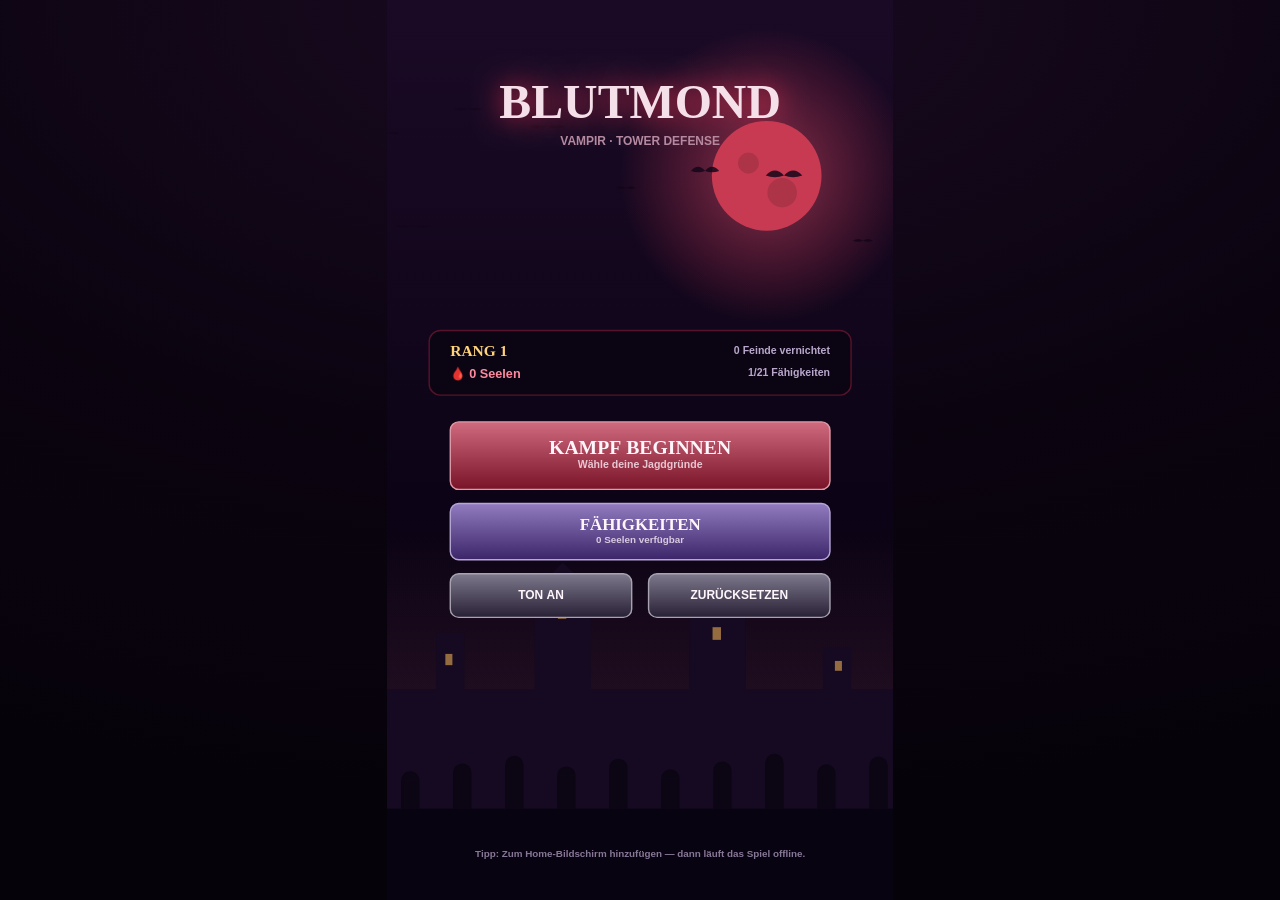
<file: index.html>
<!DOCTYPE html>
<html lang="de">
<head>
<meta charset="utf-8">
<title>Blutmond — Vampir Tower Defense</title>
<meta name="viewport" content="width=device-width, initial-scale=1, maximum-scale=1, user-scalable=no, viewport-fit=cover">
<meta name="description" content="Blutmond – ein Tower-Defense-Spiel, in dem du als Vampirfürst mit Blut-, Schatten- und Qi-Kräften immer stärker wirst.">
<meta name="theme-color" content="#0b0410">
<meta name="mobile-web-app-capable" content="yes">
<meta name="apple-mobile-web-app-capable" content="yes">
<meta name="apple-mobile-web-app-status-bar-style" content="black-translucent">
<meta name="apple-mobile-web-app-title" content="Blutmond">
<link rel="manifest" href="manifest.webmanifest">
<link rel="apple-touch-icon" href="icons/apple-touch-icon.png">
<link rel="icon" href="icons/icon-192.png">
<style>
  * { margin:0; padding:0; box-sizing:border-box; -webkit-tap-highlight-color:transparent; }
  html, body {
    width:100%; height:100%; overflow:hidden; background:#07030c;
    overscroll-behavior:none; touch-action:none;
    -webkit-user-select:none; user-select:none;
    font-family:-apple-system, BlinkMacSystemFont, "Segoe UI", Roboto, sans-serif;
  }
  body { position:fixed; inset:0; }
  #wrap {
    position:absolute; inset:0;
    display:flex; align-items:center; justify-content:center;
    background:
      radial-gradient(120% 90% at 50% 0%, #1a0a22 0%, #0b0410 55%, #06020a 100%);
  }
  canvas#c { display:block; touch-action:none; image-rendering:auto; }
  #boot {
    position:absolute; inset:0; display:flex; flex-direction:column;
    align-items:center; justify-content:center; gap:14px; color:#e6d5f5;
    background:#07030c; z-index:10; letter-spacing:.14em; font-size:13px;
  }
  #boot .fang { font-size:44px; }
  #boot.hide { display:none; }
</style>
</head>
<body>
  <div id="wrap"><canvas id="c"></canvas></div>
  <div id="boot"><div class="fang">🩸</div><div>BLUTMOND WIRD GEWECKT…</div></div>
  <script src="game.js?v=1"></script>
  <script>
    if ('serviceWorker' in navigator) {
      window.addEventListener('load', function () {
        navigator.serviceWorker.register('sw.js').catch(function(){});
      });
    }
  </script>
</body>
</html>
</file>
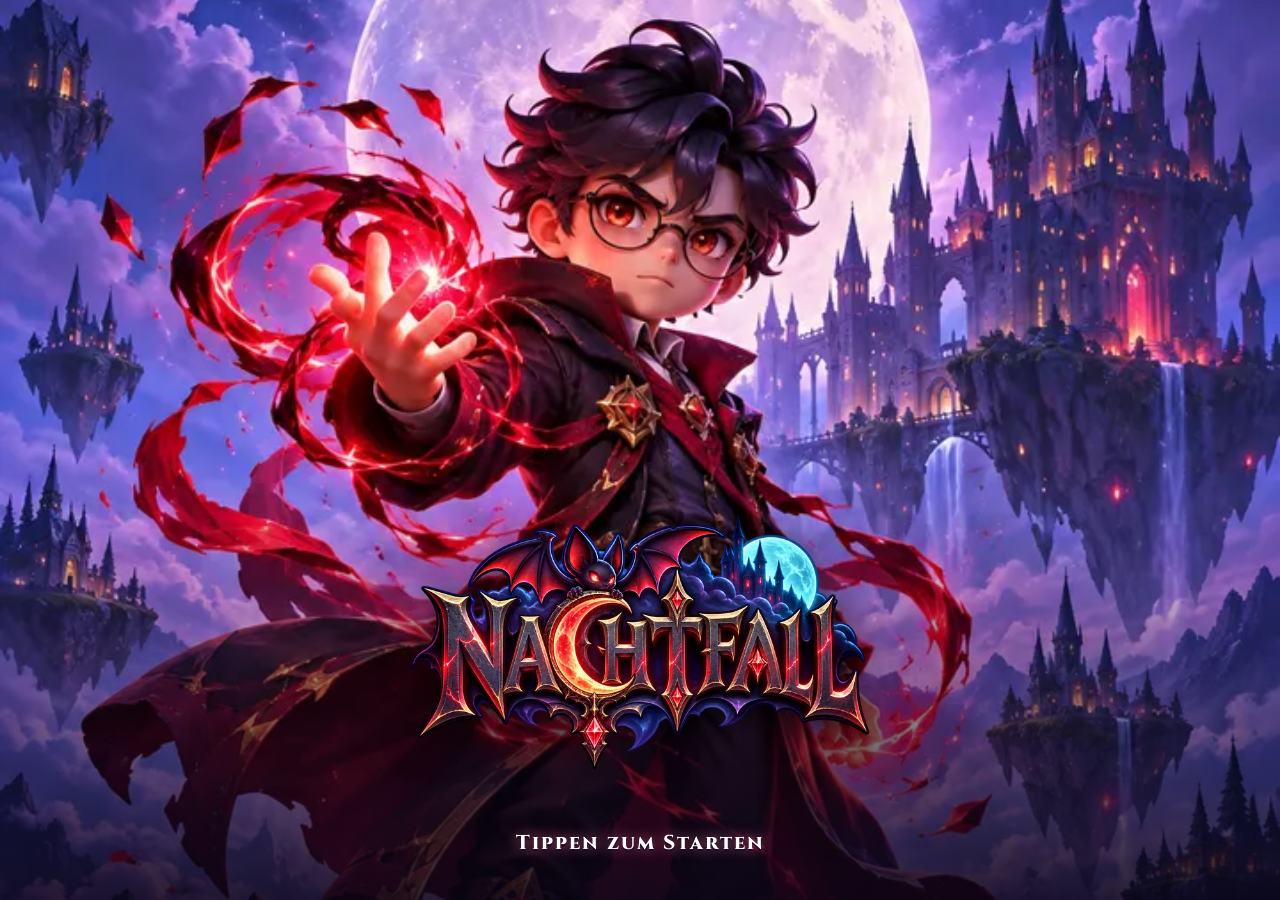
<file: nachtfall/index.html>
<!DOCTYPE html>
<html lang="de">
<head>
<meta charset="utf-8">
<title>Nachtfall — Blut · Schatten · Qi</title>
<meta name="viewport" content="width=device-width, initial-scale=1, maximum-scale=1, user-scalable=no, viewport-fit=cover">
<meta name="description" content="Nachtfall – ein Dark-Fantasy-Survivors-Spiel mit vielen Helden, Blut-, Schatten- und Qi-Kräften.">
<meta name="theme-color" content="#07040a">
<meta name="mobile-web-app-capable" content="yes">
<meta name="apple-mobile-web-app-capable" content="yes">
<meta name="apple-mobile-web-app-status-bar-style" content="black-translucent">
<meta name="apple-mobile-web-app-title" content="Nachtfall">
<link rel="manifest" href="manifest.webmanifest">
<link rel="apple-touch-icon" href="icons/apple-touch-icon.png">
<link rel="icon" href="icons/icon-192.png">
<link rel="stylesheet" href="style.css?v=1">
</head>
<body>
<canvas id="game"></canvas>
<div id="ui"></div>
<div id="boot"><div class="boot-title">NACHTFALL</div><div class="boot-sub" id="bootMsg">Die Nacht bricht herein …</div></div>
<!--SCRIPTS-->
<script src="src/00-core.js?v=4"></script>
<script src="src/01-artkit.js?v=4"></script>
<script src="src/02-heroes.js?v=4"></script>
<script src="src/03-enemies-art.js?v=4"></script>
<script src="src/04-world-art.js?v=4"></script>
<script src="src/05-data.js?v=4"></script>
<script src="src/06-fx.js?v=4"></script>
<script src="src/07-abilities.js?v=4"></script>
<script src="src/08-enemies.js?v=4"></script>
<script src="src/09-game.js?v=4"></script>
<script src="src/10-render.js?v=4"></script>
<script src="src/11-ui.js?v=4"></script>
<script src="src/13-finn.js?v=4"></script>
<script src="src/14-story-art.js?v=4"></script>
<script src="src/15-story.js?v=4"></script>
<script src="src/16-story-ui.js?v=4"></script>
<script src="src/17-companions.js?v=4"></script>
<script src="src/18-bible.js?v=4"></script>
<script src="src/19-draco.js?v=4"></script>
<script src="src/20-ulti.js?v=4"></script>
<script src="src/21-finn-arcade.js?v=4"></script>
<script src="src/22-helden.js?v=4"></script>
<script src="src/23-helden2.js?v=4"></script>
<script src="src/23b-etappen.js?v=4"></script>
<script src="src/24-kampagne.js?v=4"></script>
<script src="src/25-drei.js?v=4"></script>
<script src="src/26-karte.js?v=4"></script>
<script src="src/27-evo.js?v=4"></script>
<script src="src/28-figuren.js?v=4"></script>
<script src="src/29-bilder.js?v=4"></script>
<script src="src/30-ui.js?v=4"></script>
<script src="src/31-macht.js?v=1"></script>
<script src="src/32-system.js?v=1"></script>
<script src="src/33-heldenraum.js?v=1"></script>
<script src="src/34-bildkarten.js?v=1"></script>
<script src="src/12-main.js?v=4"></script>
<!--/SCRIPTS-->
<script type="importmap">{"imports":{"three":"./vendor/three.module.min.js","three/addons/":"./vendor/addons/"}}</script>
<script type="module">import * as T3 from 'three'; import { GLTFLoader } from 'three/addons/loaders/GLTFLoader.js'; import * as SkU from 'three/addons/utils/SkeletonUtils.js'; window.THREE = T3; window.GLTFLoader = GLTFLoader; window.SkeletonUtils = SkU; window.dispatchEvent(new Event('three-ready'));</script>
<script>
  if ('serviceWorker' in navigator && location.protocol === 'https:') {
    window.addEventListener('load', function () { navigator.serviceWorker.register('sw.js').catch(function(){}); });
  }
</script>
</body>
</html>
</file>
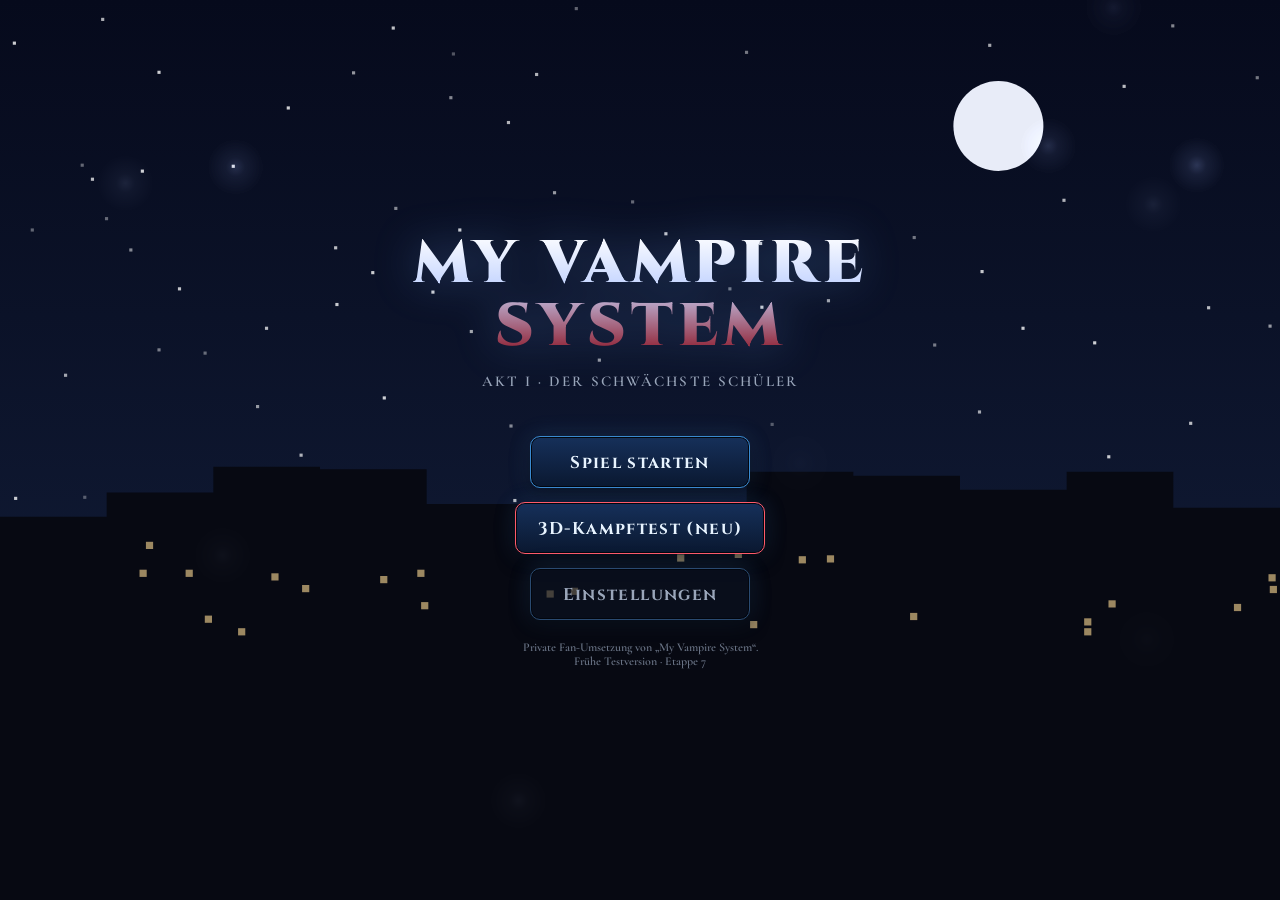
<file: vampirsystem/game/index.html>
<!DOCTYPE html>
<html lang="de">
<head>
<meta charset="utf-8">
<title>My Vampire System</title>
<meta name="viewport" content="width=device-width, initial-scale=1, maximum-scale=1, user-scalable=no, viewport-fit=cover">
<meta name="description" content="My Vampire System – private Fan-Umsetzung als Story-Action-Spiel fürs Handy.">
<meta name="theme-color" content="#05060c">
<meta name="mobile-web-app-capable" content="yes">
<meta name="apple-mobile-web-app-capable" content="yes">
<meta name="apple-mobile-web-app-status-bar-style" content="black-translucent">
<meta name="apple-mobile-web-app-title" content="Vampire System">
<link rel="apple-touch-icon" href="icons/apple-touch-icon.png">
<link rel="icon" href="icons/icon-192.png">
<link rel="stylesheet" href="style.css?v=1">
</head>
<body>
<canvas id="game"></canvas>
<div id="ui"></div>
<!--SCRIPTS-->
<script src="src/00-core.js?v=1"></script>
<script src="src/01-artkit.js?v=1"></script>
<script src="src/02-figures.js?v=1"></script>
<script src="src/03-platform.js?v=1"></script>
<script src="src/04-combat.js?v=1"></script>
<script src="src/05-render.js?v=1"></script>
<script src="src/06-story.js?v=1"></script>
<script src="src/07-missions.js?v=1"></script>
<script src="src/09-progress.js?v=1"></script>
<script src="src/10-vr.js?v=1"></script>
<script src="src/11-portal.js?v=1"></script>
<script src="src/12-caladi.js?v=1"></script>
<script src="src/13-three.js?v=1"></script>
<script src="src/14-figur3d.js?v=1"></script>
<script src="src/15-arena3d.js?v=1"></script>
<script src="src/16-test3d.js?v=1"></script>
<script src="src/17-anim3d.js?v=1"></script>
<script src="src/18-orte-e1.js?v=1"></script>
<script src="src/19-orte-e2.js?v=1"></script>
<script src="src/20-hub.js?v=1"></script>
<script src="src/21-e3.js?v=1"></script>
<script src="src/22-e4.js?v=1"></script>
<script src="src/23-raeume.js?v=1"></script>
<script src="src/24-e5.js?v=1"></script>
<script src="src/25-e6.js?v=1"></script>
<script src="src/26-e7.js?v=1"></script>
<script src="src/08-main.js?v=1"></script>
<!--/SCRIPTS-->
<script type="importmap">{"imports":{"three":"./vendor/three.module.min.js","three/addons/":"./vendor/addons/"}}</script>
<script type="module">
import * as T3 from 'three';
import { EffectComposer } from 'three/addons/postprocessing/EffectComposer.js';
import { RenderPass } from 'three/addons/postprocessing/RenderPass.js';
import { ShaderPass } from 'three/addons/postprocessing/ShaderPass.js';
import { UnrealBloomPass } from 'three/addons/postprocessing/UnrealBloomPass.js';
import { OutputPass } from 'three/addons/postprocessing/OutputPass.js';
window.THREE_PP = { EffectComposer, RenderPass, ShaderPass, UnrealBloomPass, OutputPass };
window.THREE = T3;
</script>
</body>
</html>
</file>
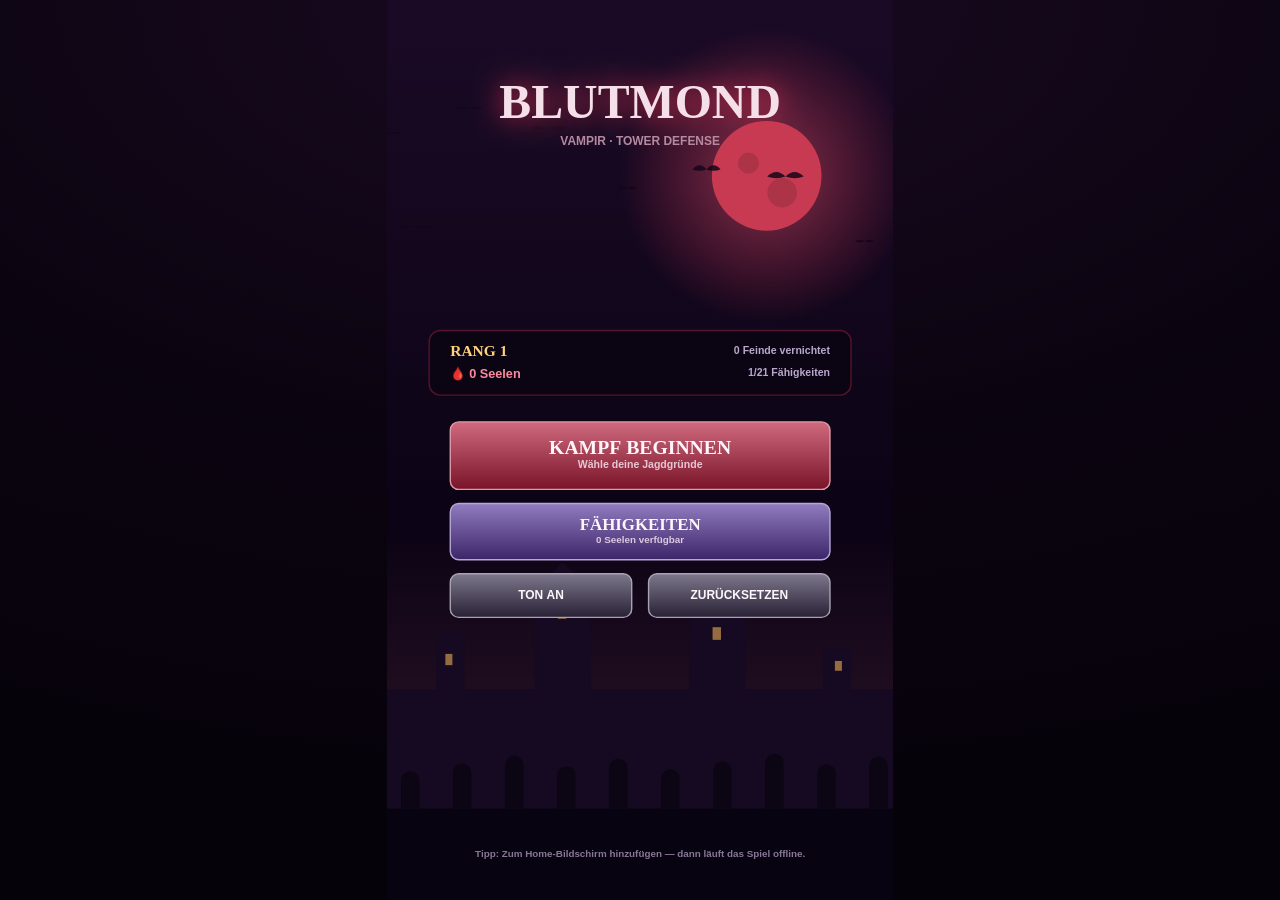
<file: blutmond-standalone.html>
<!DOCTYPE html>
<html lang="de">
<head>
<meta charset="utf-8">
<title>Blutmond — Vampir Tower Defense</title>
<meta name="viewport" content="width=device-width, initial-scale=1, maximum-scale=1, user-scalable=no, viewport-fit=cover">
<meta name="description" content="Blutmond – ein Tower-Defense-Spiel, in dem du als Vampirfürst mit Blut-, Schatten- und Qi-Kräften immer stärker wirst.">
<meta name="theme-color" content="#0b0410">
<meta name="mobile-web-app-capable" content="yes">
<meta name="apple-mobile-web-app-capable" content="yes">
<meta name="apple-mobile-web-app-status-bar-style" content="black-translucent">
<meta name="apple-mobile-web-app-title" content="Blutmond">

<link rel="apple-touch-icon" href="[data-uri]">
<link rel="icon" href="[data-uri]">
<style>
  * { margin:0; padding:0; box-sizing:border-box; -webkit-tap-highlight-color:transparent; }
  html, body {
    width:100%; height:100%; overflow:hidden; background:#07030c;
    overscroll-behavior:none; touch-action:none;
    -webkit-user-select:none; user-select:none;
    font-family:-apple-system, BlinkMacSystemFont, "Segoe UI", Roboto, sans-serif;
  }
  body { position:fixed; inset:0; }
  #wrap {
    position:absolute; inset:0;
    display:flex; align-items:center; justify-content:center;
    background:
      radial-gradient(120% 90% at 50% 0%, #1a0a22 0%, #0b0410 55%, #06020a 100%);
  }
  canvas#c { display:block; touch-action:none; image-rendering:auto; }
  #boot {
    position:absolute; inset:0; display:flex; flex-direction:column;
    align-items:center; justify-content:center; gap:14px; color:#e6d5f5;
    background:#07030c; z-index:10; letter-spacing:.14em; font-size:13px;
  }
  #boot .fang { font-size:44px; }
  #boot.hide { display:none; }
</style>
</head>
<body>
  <div id="wrap"><canvas id="c"></canvas></div>
  <div id="boot"><div class="fang">🩸</div><div>BLUTMOND WIRD GEWECKT…</div></div>
  <script>
'use strict';
/* ==========================================================================
   BLUTMOND — Vampir Tower Defense
   Ein Spiel fuer den Hochformat-Touchscreen. Alles wird auf ein virtuelles
   720x1280-Feld gezeichnet und anschliessend passend skaliert.
   ========================================================================== */

/* ---------------------------------------------------------------- Konstanten */
const VW = 720, VH = 1280;
const HUD_H = 150;
const FIELD_Y = 150, TILE = 80, COLS = 9, ROWS = 12;
const FIELD_H = TILE * ROWS;              // 960
const PANEL_Y = FIELD_Y + FIELD_H;        // 1110
const PANEL_H = VH - PANEL_Y;             // 170

const SCHOOLS = {
  blood:  { name: 'Blut',     col: '#e0304f', dim: '#6d1226', glow: '#ff5c7a', sign: '🩸' },
  shadow: { name: 'Schatten', col: '#9b6bff', dim: '#2f1d5c', glow: '#c7a6ff', sign: '🌑' },
  qi:     { name: 'Qi',       col: '#2fe3bd', dim: '#0d4d43', glow: '#8affe0', sign: '☯' }
};

/* ------------------------------------------------------------------- Karten */
const MAPS = [
  { name: 'Friedhof von Varna',  theme: 'grave',  goal: 20, unlockAt: 0,
    path: [[-1,1],[6,1],[6,4],[2,4],[2,7],[7,7],[7,10],[4,10],[4,11]] },
  { name: 'Kathedrale im Nebel', theme: 'church', goal: 25, unlockAt: 1,
    path: [[4,-1],[4,2],[1,2],[1,6],[7,6],[7,9],[3,9],[3,11]] },
  { name: 'Bergkloster Qi-Lin',  theme: 'mount',  goal: 30, unlockAt: 2,
    path: [[-1,2],[3,2],[3,0],[6,0],[6,5],[1,5],[1,8],[5,8],[5,11]] }
];

/* ------------------------------------------------------------------- Türme */
const TOWERS = {
  dorn: {
    name: 'Blutdorn', short: 'Blutdorn', school: 'blood', cost: 60, dmg: 15, rate: 0.85, range: 158,
    kind: 'shot', drain: 0.12,
    desc: 'Verschießt Knochendornen und saugt bei jedem Treffer etwas Blut ab.'
  },
  altar: {
    name: 'Aderlass-Altar', short: 'Altar', school: 'blood', cost: 120, dmg: 7, rate: 1.15, range: 132,
    kind: 'aura', bleed: 9,
    desc: 'Lässt Gegner in der Nähe ausbluten — Schaden über Zeit, ignoriert Rüstung.'
  },
  klinge: {
    name: 'Schattenklinge', short: 'Klinge', school: 'shadow', cost: 90, dmg: 10, rate: 0.34, range: 138,
    kind: 'shot', crit: 0.18,
    desc: 'Sehr schnelle Schattenhiebe mit hoher Kritischer-Treffer-Chance.'
  },
  nebel: {
    name: 'Nebelgrube', short: 'Nebel', school: 'shadow', cost: 95, dmg: 4, rate: 0.9, range: 142,
    kind: 'aura', slow: 0.38,
    desc: 'Zäher Nebel verlangsamt alle Feinde im Umkreis deutlich.'
  },
  stele: {
    name: 'Qi-Stele', short: 'Qi-Stele', school: 'qi', cost: 140, dmg: 26, rate: 1.55, range: 150,
    kind: 'pulse',
    desc: 'Entlädt eine Druckwelle: trifft alles im Umkreis gleichzeitig.'
  },
  meridian: {
    name: 'Meridian-Tor', short: 'Meridian', school: 'qi', cost: 165, dmg: 0, rate: 1, range: 178,
    kind: 'buff', buffDmg: 0.28, buffRate: 0.14,
    desc: 'Kein eigener Schaden — verstärkt dafür alle Türme in Reichweite.'
  }
};
const TOWER_ORDER = ['dorn', 'altar', 'klinge', 'nebel', 'stele', 'meridian'];

function towerStats(key, lvl, run) {
  const b = TOWERS[key];
  const s = Math.pow(1.46, lvl - 1);
  const st = {
    dmg:   b.dmg * s,
    rate:  b.rate * Math.pow(0.93, lvl - 1),
    range: b.range * Math.pow(1.07, lvl - 1),
    bleed: (b.bleed || 0) * s,
    slow:  b.slow ? Math.min(0.72, b.slow + (lvl - 1) * 0.06) : 0,
    crit:  (b.crit || 0),
    buffDmg:  (b.buffDmg || 0) * (1 + (lvl - 1) * 0.3),
    buffRate: (b.buffRate || 0) * (1 + (lvl - 1) * 0.3)
  };
  if (run) {
    st.dmg   *= run.mul.dmg * run.mul.school[b.school];
    st.bleed *= run.mul.dmg * run.mul.school[b.school];
    st.range *= run.mul.range;
    st.rate  /= run.mul.rate;
    st.crit  += run.mul.crit;
  }
  return st;
}
function upgradeCost(key, lvl) { return Math.round(TOWERS[key].cost * 0.85 * Math.pow(1.75, lvl - 1)); }
const MAX_LVL = 4;

/* ------------------------------------------------------------------ Gegner */
const ENEMIES = {
  landvolk: { name: 'Landvolk', hp: 40, spd: 52, gold: 9, xp: 4, r: 15, armor: 0,
              res: { blood: 1, shadow: 1, qi: 1 }, c1: '#c2a883', c2: '#7a6247' },
  jaeger:   { name: 'Vampirjäger', hp: 58, spd: 80, gold: 12, xp: 6, r: 15, armor: 1,
              res: { blood: 0.8, shadow: 1.15, qi: 1 }, c1: '#8fc6dd', c2: '#3f6d80' },
  priester: { name: 'Priester', hp: 95, spd: 46, gold: 18, xp: 10, r: 17, armor: 2,
              res: { blood: 0.5, shadow: 1, qi: 1.25 }, c1: '#f3e6c4', c2: '#b39a55', aura: 'heal' },
  ritter:   { name: 'Ordensritter', hp: 175, spd: 42, gold: 21, xp: 12, r: 19, armor: 8,
              res: { blood: 0.8, shadow: 0.8, qi: 1.45 }, c1: '#b7becb', c2: '#5d6675' },
  geist:    { name: 'Weihgeist', hp: 78, spd: 74, gold: 16, xp: 9, r: 16, armor: 0,
              res: { blood: 1.35, shadow: 0.45, qi: 1.1 }, c1: '#dff3ff', c2: '#6f9fc0', ghost: true },
  werwolf:  { name: 'Werwolf', hp: 260, spd: 96, gold: 28, xp: 16, r: 20, armor: 3,
              res: { blood: 1.2, shadow: 0.7, qi: 1 }, c1: '#8a6b4e', c2: '#4b382a', rage: true },
  inquisitor:{ name: 'Inquisitor', hp: 1100, spd: 36, gold: 130, xp: 80, r: 27, armor: 12, boss: true,
              res: { blood: 0.7, shadow: 0.85, qi: 0.9 }, c1: '#e7d7b6', c2: '#8d2230', aura: 'heal' }
};

/* Welche Gegner ab welcher Welle auftauchen duerfen (Kosten = Wellenbudget) */
const POOL = [
  { k: 'landvolk',  from: 1,  cost: 1 },
  { k: 'jaeger',    from: 2,  cost: 1.5 },
  { k: 'priester',  from: 4,  cost: 2.6 },
  { k: 'ritter',    from: 6,  cost: 3.4 },
  { k: 'geist',     from: 8,  cost: 2.4 },
  { k: 'werwolf',   from: 11, cost: 4.6 }
];

function waveScale(w) { return 1 + 0.185 * (w - 1) + 0.0135 * (w - 1) * (w - 1); }

function buildWave(w) {
  const list = [];
  let budget = 3 + w * 1.85 + Math.pow(w, 1.35) * 0.35;
  const avail = POOL.filter((p) => w >= p.from);
  // Boss alle 5 Wellen
  if (w % 5 === 0) {
    const n = 1 + Math.floor(w / 15);
    for (let i = 0; i < n; i++) list.push({ k: 'inquisitor', delay: 0.6 + i * 2.2 });
    budget *= 0.55;
  }
  let t = 0;
  let guard = 0;
  while (budget > 0 && guard++ < 400) {
    const p = avail[Math.floor(Math.random() * avail.length)];
    if (p.cost > budget && p.k !== 'landvolk' && budget < 1) break;
    budget -= p.cost;
    list.push({ k: p.k, delay: t });
    t += Math.max(0.28, 0.95 - w * 0.022);
  }
  list.sort((a, b) => a.delay - b.delay);
  return list;
}

/* -------------------------------------------------- Fähigkeiten des Fuersten */
const ABILITIES = {
  blutregen: {
    name: 'Blutregen', short: 'Blutregen', school: 'blood', cd: 44, node: 'b4',
    desc: 'Blutiger Regen schädigt alle Feinde und heilt deine Burg.'
  },
  schattennebel: {
    name: 'Schattennebel', short: 'Nebel', school: 'shadow', cd: 38, node: 's4',
    desc: 'Verlangsamt jeden Feind auf dem Feld für 7 Sekunden massiv.'
  },
  qiwelle: {
    name: 'Qi-Welle', short: 'Qi-Welle', school: 'qi', cd: 56, node: 'q4',
    desc: 'Eine Schockwelle betäubt alle Feinde und richtet schweren Schaden an.'
  }
};
const ABILITY_ORDER = ['blutregen', 'schattennebel', 'qiwelle'];

/* --------------------------------------------- Gaben beim Stufenaufstieg (Run) */
const BOONS = [
  { id: 'bl1', s: 'blood',  n: 'Blutdurst',      d: '+20% Schaden aller Blut-Türme',      f: (r) => r.mul.school.blood *= 1.2 },
  { id: 'sh1', s: 'shadow', n: 'Nachtschnitt',   d: '+20% Schaden aller Schatten-Türme',  f: (r) => r.mul.school.shadow *= 1.2 },
  { id: 'qi1', s: 'qi',     n: 'Qi-Fluss',       d: '+20% Schaden aller Qi-Türme',        f: (r) => r.mul.school.qi *= 1.2 },
  { id: 'a1',  s: 'shadow', n: 'Weitblick',      d: '+12% Reichweite aller Türme',        f: (r) => r.mul.range *= 1.12 },
  { id: 'a2',  s: 'qi',     n: 'Hast',           d: '+12% Angriffstempo aller Türme',     f: (r) => r.mul.rate *= 1.12 },
  { id: 'a3',  s: 'blood',  n: 'Reichtum',       d: '+25% Blut aus getöteten Feinden',    f: (r) => r.mul.gold *= 1.25 },
  { id: 'a4',  s: 'blood',  n: 'Aderlass',       d: 'Sofort +300 Blut',                    f: (r) => r.gold += 300 },
  { id: 'a5',  s: 'blood',  n: 'Nachtmahl',      d: '+25 Burgleben und volle Heilung',     f: (r) => { r.maxLives += 25; r.lives = r.maxLives; } },
  { id: 'a6',  s: 'shadow', n: 'Meuchelmord',    d: '+12% Kritchance, +40% Kritschaden',   f: (r) => { r.mul.crit += 0.12; r.mul.critDmg += 0.4; } },
  { id: 'a7',  s: 'qi',     n: 'Durchschlag',    d: 'Angriffe ignorieren 8 Rüstung',      f: (r) => r.mul.pierce += 8 },
  { id: 'a8',  s: 'shadow', n: 'Klebeschatten',  d: 'Jeder Treffer verlangsamt um 12%',    f: (r) => r.mul.hitSlow += 0.12 },
  { id: 'a9',  s: 'qi',     n: 'Kühler Kopf',   d: 'Fähigkeiten laden 25% schneller',    f: (r) => r.mul.cd *= 0.75 },
  { id: 'a10', s: 'shadow', n: 'Seelendieb',     d: '+20% Erfahrung',                      f: (r) => r.mul.xp *= 1.2 },
  { id: 'a11', s: 'qi',     n: 'Eisenherz',      d: '+45 Burgleben',                       f: (r) => { r.maxLives += 45; r.lives += 45; } },
  { id: 'a12', s: 'blood',  n: 'Blutmond',       d: '+12% Schaden auf ALLES',              f: (r) => r.mul.dmg *= 1.12 },
  { id: 'a13', s: 'blood',  n: 'Zweiter Biss',   d: '18% Chance auf doppelten Schaden',    f: (r) => r.mul.dbl += 0.18 },
  { id: 'a14', s: 'qi',     n: 'Ruhiger Atem',   d: '+10% Reichweite und +8% Tempo',       f: (r) => { r.mul.range *= 1.1; r.mul.rate *= 1.08; } }
];

/* ------------------------------------------------- Dauerhafter Fähigkeitsbaum */
const TREE = [
  /* Blut */
  { id: 'b1', br: 0, row: 0, cost: 0,  n: 'Blutdorn',        d: 'Schaltet den Turm „Blutdorn" frei.',        req: [],     unlock: 'dorn' },
  { id: 'b2', br: 0, row: 1, cost: 3,  n: 'Dicker Saft',     d: '+12% Schaden aller Blut-Türme.',           req: ['b1'] },
  { id: 'b3', br: 0, row: 2, cost: 7,  n: 'Aderlass-Altar',  d: 'Schaltet den Turm „Aderlass-Altar" frei.',  req: ['b2'], unlock: 'altar' },
  { id: 'b4', br: 0, row: 3, cost: 10, n: 'Blutregen',       d: 'Schaltet die Fähigkeit „Blutregen" frei.', req: ['b3'] },
  { id: 'b5', br: 0, row: 4, cost: 9,  n: 'Lebensquell',     d: '+25 Burgleben in jedem Kampf.',             req: ['b3'] },
  { id: 'b6', br: 0, row: 5, cost: 14, n: 'Blutrausch',      d: '+10% Angriffstempo aller Türme.',          req: ['b4', 'b5'] },
  { id: 'b7', br: 0, row: 6, cost: 22, n: 'Karmesinfürst',  d: '+30% Schaden aller Blut-Türme.',           req: ['b6'] },
  /* Schatten */
  { id: 's1', br: 1, row: 0, cost: 4,  n: 'Schattenklinge',  d: 'Schaltet den Turm „Schattenklinge" frei.',  req: [],     unlock: 'klinge' },
  { id: 's2', br: 1, row: 1, cost: 5,  n: 'Nachtsicht',      d: '+10% Reichweite aller Türme.',             req: ['s1'] },
  { id: 's3', br: 1, row: 2, cost: 8,  n: 'Nebelgrube',      d: 'Schaltet den Turm „Nebelgrube" frei.',      req: ['s2'], unlock: 'nebel' },
  { id: 's4', br: 1, row: 3, cost: 11, n: 'Schattennebel',   d: 'Schaltet die Fähigkeit „Schattennebel" frei.', req: ['s3'] },
  { id: 's5', br: 1, row: 4, cost: 10, n: 'Leises Messer',   d: '+10% Kritchance aller Türme.',             req: ['s3'] },
  { id: 's6', br: 1, row: 5, cost: 13, n: 'Schattenkasse',   d: '+18% Blut aus getöteten Feinden.',         req: ['s4', 's5'] },
  { id: 's7', br: 1, row: 6, cost: 22, n: 'Ewige Nacht',     d: '+30% Schaden aller Schatten-Türme.',       req: ['s6'] },
  /* Qi */
  { id: 'q1', br: 2, row: 0, cost: 6,  n: 'Qi-Stele',        d: 'Schaltet den Turm „Qi-Stele" frei.',        req: [],     unlock: 'stele' },
  { id: 'q2', br: 2, row: 1, cost: 5,  n: 'Innere Mitte',    d: '+80 Startblut in jedem Kampf.',             req: ['q1'] },
  { id: 'q3', br: 2, row: 2, cost: 9,  n: 'Meridian-Tor',    d: 'Schaltet den Turm „Meridian-Tor" frei.',    req: ['q2'], unlock: 'meridian' },
  { id: 'q4', br: 2, row: 3, cost: 12, n: 'Qi-Welle',        d: 'Schaltet die Fähigkeit „Qi-Welle" frei.',  req: ['q3'] },
  { id: 'q5', br: 2, row: 4, cost: 9,  n: 'Erleuchtung',     d: '+20% Erfahrung im Kampf.',                  req: ['q3'] },
  { id: 'q6', br: 2, row: 5, cost: 13, n: 'Seelenfänger',   d: '+25% Seelen nach jedem Kampf.',             req: ['q4', 'q5'] },
  { id: 'q7', br: 2, row: 6, cost: 22, n: 'Drachenodem',     d: '+30% Schaden aller Qi-Türme.',             req: ['q6'] }
];
const BRANCH_KEY = ['blood', 'shadow', 'qi'];

/* --------------------------------------------------------- Speicherstand */
const SAVE_KEY = 'blutmond.save.v1';
let meta = null;

function freshMeta() {
  return { souls: 0, earned: 0, nodes: ['b1'], best: [0, 0, 0], won: [0, 0, 0], kills: 0, runs: 0, sound: true };
}
function loadMeta() {
  try {
    const raw = localStorage.getItem(SAVE_KEY);
    if (!raw) return freshMeta();
    const m = Object.assign(freshMeta(), JSON.parse(raw));
    if (!Array.isArray(m.nodes) || !m.nodes.length) m.nodes = ['b1'];
    if (!Array.isArray(m.best) || m.best.length < 3) m.best = [0, 0, 0];
    if (!Array.isArray(m.won) || m.won.length < 3) m.won = [0, 0, 0];
    return m;
  } catch (e) { return freshMeta(); }
}
function saveMeta() {
  try { localStorage.setItem(SAVE_KEY, JSON.stringify(meta)); } catch (e) {}
}
function hasNode(id) { return meta.nodes.indexOf(id) >= 0; }
function nodeById(id) { return TREE.find((n) => n.id === id); }
function nodeAvailable(n) {
  if (hasNode(n.id)) return false;
  return n.req.every((r) => hasNode(r));
}
/* Rang = wie viele Seelen insgesamt verdient wurden */
function rank() { return 1 + Math.floor(Math.pow(meta.earned / 12, 0.72)); }
function mapUnlocked(i) { return i === 0 || meta.won[i - 1] > 0; }

/* Dauerhafte Boni aus dem Baum */
function metaBonus() {
  const b = {
    school: { blood: 1, shadow: 1, qi: 1 },
    range: 1, rate: 1, crit: 0, gold: 1, xp: 1, soul: 1,
    lives: 0, gold0: 0
  };
  if (hasNode('b2')) b.school.blood *= 1.12;
  if (hasNode('b5')) b.lives += 25;
  if (hasNode('b6')) b.rate *= 1.10;
  if (hasNode('b7')) b.school.blood *= 1.30;
  if (hasNode('s2')) b.range *= 1.10;
  if (hasNode('s5')) b.crit += 0.10;
  if (hasNode('s6')) b.gold *= 1.18;
  if (hasNode('s7')) b.school.shadow *= 1.30;
  if (hasNode('q2')) b.gold0 += 80;
  if (hasNode('q5')) b.xp *= 1.20;
  if (hasNode('q6')) b.soul *= 1.25;
  if (hasNode('q7')) b.school.qi *= 1.30;
  /* Rang gibt einen kleinen Dauerbonus */
  const r = rank() - 1;
  b.lives += r * 4;
  b.school.blood *= 1 + r * 0.02;
  b.school.shadow *= 1 + r * 0.02;
  b.school.qi *= 1 + r * 0.02;
  return b;
}
function towerUnlocked(key) {
  return TREE.some((n) => n.unlock === key && hasNode(n.id));
}
function abilityUnlocked(key) { return hasNode(ABILITIES[key].node); }

/* ==========================================================================
   Laufender Kampf (Run)
   ========================================================================== */
let run = null;

function buildPath(map) {
  const pts = map.path.map((p) => ({ x: p[0] * TILE + TILE / 2, y: FIELD_Y + p[1] * TILE + TILE / 2 }));
  const segLen = [], cum = [0];
  let total = 0;
  for (let i = 0; i < pts.length - 1; i++) {
    const L = Math.hypot(pts[i + 1].x - pts[i].x, pts[i + 1].y - pts[i].y);
    segLen.push(L); total += L; cum.push(total);
  }
  /* Zellen, auf denen kein Turm stehen darf */
  const cells = new Set();
  for (let i = 0; i < map.path.length - 1; i++) {
    const a = map.path[i], b = map.path[i + 1];
    const dc = Math.sign(b[0] - a[0]), dr = Math.sign(b[1] - a[1]);
    let c = a[0], r = a[1], guard = 0;
    while (guard++ < 60) {
      cells.add(c + ',' + r);
      if (c === b[0] && r === b[1]) break;
      c += dc; r += dr;
    }
  }
  const last = map.path[map.path.length - 1];
  return { pts, segLen, cum, total, cells, castle: { c: last[0], r: last[1] } };
}

function posAt(path, d) {
  if (d <= 0) return { x: path.pts[0].x, y: path.pts[0].y, a: 0 };
  for (let i = 0; i < path.segLen.length; i++) {
    if (d <= path.cum[i + 1] || i === path.segLen.length - 1) {
      const t = Math.min(1, (d - path.cum[i]) / (path.segLen[i] || 1));
      const a = path.pts[i], b = path.pts[i + 1];
      return { x: a.x + (b.x - a.x) * t, y: a.y + (b.y - a.y) * t,
               a: Math.atan2(b.y - a.y, b.x - a.x) };
    }
  }
  const p = path.pts[path.pts.length - 1];
  return { x: p.x, y: p.y, a: 0 };
}

function startRun(mapIndex) {
  const map = MAPS[mapIndex];
  const mb = metaBonus();
  run = {
    mapIndex: mapIndex, map: map, path: buildPath(map),
    lives: 60 + mb.lives, maxLives: 60 + mb.lives,
    gold: 200 + mb.gold0,
    wave: 0, waveActive: false, queue: [], prep: 12, endless: false, won: false,
    level: 1, xp: 0, xpNeed: 45,
    enemies: [], towers: [], shots: [], fx: [], texts: [],
    kills: 0, leaked: 0, time: 0, speed: 1, paused: false,
    sel: null, selTower: null, place: null,
    cool: { blutregen: 0, schattennebel: 0, qiwelle: 0 },
    shake: 0, flash: 0, flashCol: '#e0304f',
    mul: {
      dmg: 1, school: { blood: mb.school.blood, shadow: mb.school.shadow, qi: mb.school.qi },
      range: mb.range, rate: mb.rate, crit: mb.crit, critDmg: 0,
      gold: mb.gold, xp: mb.xp, soul: mb.soul,
      pierce: 0, hitSlow: 0, cd: 1, dbl: 0
    },
    boons: [], offer: null
  };
  meta.runs++;
  saveMeta();
}

/* ------------------------------------------------------------------ Wellen */
function startWave() {
  if (run.waveActive) return;
  /* Blut-Bonus, wenn du die Welle frueh rufst */
  if (run.prep > 0) run.gold += Math.round(run.prep * 4);
  run.wave++;
  run.queue = buildWave(run.wave);
  run.waveActive = true;
  run.prep = 0;
  sfx('wave');
}

function spawnEnemy(key) {
  const t = ENEMIES[key];
  const scale = waveScale(run.wave);
  const hp = t.hp * scale * (t.boss ? 1.15 : 1);
  run.enemies.push({
    k: key, t: t, hp: hp, max: hp, d: 0,
    spd: t.spd * (1 + Math.min(0.35, run.wave * 0.008)),
    slowT: 0, slowA: 0, stun: 0, bleed: 0, bleedT: 0,
    x: run.path.pts[0].x, y: run.path.pts[0].y, a: 0,
    hitT: 0, wob: Math.random() * 6.28
  });
}

/* ------------------------------------------------------------- Schadensmodell */
function hurt(e, raw, school, opt) {
  opt = opt || {};
  if (e.hp <= 0) return 0;
  let dmg = raw * run.mul.dmg;
  if (opt.crit) dmg *= 1.6 + run.mul.critDmg;
  if (run.mul.dbl > 0 && Math.random() < run.mul.dbl) dmg *= 2;
  if (!opt.trueDmg) {
    const armor = Math.max(0, (e.t.armor || 0) - run.mul.pierce - (opt.pierce || 0));
    dmg = Math.max(1, dmg - armor);
  }
  dmg *= (e.t.res[school] || 1);
  e.hp -= dmg;
  e.hitT = 0.12;
  if (run.mul.hitSlow > 0 && !e.t.ghost) applySlow(e, run.mul.hitSlow, 1.2);
  if (opt.crit) floatText(e.x, e.y - e.t.r - 6, Math.round(dmg) + '!', SCHOOLS[school].glow, 20);
  if (e.hp <= 0) killEnemy(e, school);
  return dmg;
}

function applySlow(e, amt, dur) {
  if (e.t.ghost) return;
  if (amt >= e.slowA || e.slowT < 0.1) { e.slowA = Math.max(e.slowA, amt); }
  e.slowT = Math.max(e.slowT, dur);
}

function killEnemy(e, school) {
  e.hp = 0; e.dead = true;
  run.kills++; meta.kills++;
  const g = Math.round(e.t.gold * run.mul.gold * (1 + run.wave * 0.02));
  run.gold += g;
  gainXP(e.t.xp * run.mul.xp);
  floatText(e.x, e.y - 12, '+' + g, '#ffd27a', 18);
  burst(e.x, e.y, e.t.boss ? 34 : 12, SCHOOLS[school] ? SCHOOLS[school].col : '#e0304f', e.t.boss ? 4 : 2.4);
  if (e.t.boss) { run.shake = 0.5; flash('#e0304f', 0.35); }
  sfx(e.t.boss ? 'boom' : 'kill');
}

function gainXP(n) {
  run.xp += n;
  while (run.xp >= run.xpNeed) {
    run.xp -= run.xpNeed;
    run.level++;
    run.xpNeed = Math.round(45 * Math.pow(1.32, run.level - 1));
    offerBoons();
  }
}

function offerBoons() {
  const pool = BOONS.slice();
  const pick = [];
  while (pick.length < 3 && pool.length) {
    pick.push(pool.splice(Math.floor(Math.random() * pool.length), 1)[0]);
  }
  run.pendingBoons = (run.pendingBoons || []);
  run.pendingBoons.push(pick);
  if (!run.offer) run.offer = run.pendingBoons.shift();
}

function takeBoon(b) {
  b.f(run);
  run.boons.push(b.id);
  run.offer = (run.pendingBoons && run.pendingBoons.length) ? run.pendingBoons.shift() : null;
  sfx('ui');
}

/* ------------------------------------------------------------ Turm-Verwaltung */
function cellFree(c, r) {
  if (c < 0 || c >= COLS || r < 0 || r >= ROWS) return false;
  if (run.path.cells.has(c + ',' + r)) return false;
  return !run.towers.some((t) => t.c === c && t.r === r);
}
function towerAt(c, r) { return run.towers.find((t) => t.c === c && t.r === r) || null; }

function placeTower(key, c, r) {
  const cost = TOWERS[key].cost;
  if (run.gold < cost || !cellFree(c, r)) { sfx('nope'); return false; }
  run.gold -= cost;
  run.towers.push({
    key: key, c: c, r: r, lvl: 1, cd: 0, ang: -Math.PI / 2,
    x: c * TILE + TILE / 2, y: FIELD_Y + r * TILE + TILE / 2,
    buffD: 0, buffR: 0, pulse: 0, spent: cost, kills: 0, born: run.time
  });
  sfx('build');
  return true;
}
function upgradeTower(t) {
  if (t.lvl >= MAX_LVL) return;
  const c = upgradeCost(t.key, t.lvl);
  if (run.gold < c) { sfx('nope'); return; }
  run.gold -= c; t.spent += c; t.lvl++;
  t.pulse = 0.5;
  sfx('build');
}
function sellTower(t) {
  run.gold += Math.round(t.spent * 0.6);
  run.towers.splice(run.towers.indexOf(t), 1);
  run.selTower = null;
  burst(t.x, t.y, 10, '#ffd27a', 2);
  sfx('ui');
}

/* ------------------------------------------------------------- Fähigkeiten */
function castAbility(key) {
  if (!abilityUnlocked(key) || run.cool[key] > 0) { sfx('nope'); return; }
  const A = ABILITIES[key];
  run.cool[key] = A.cd * run.mul.cd;
  const alive = run.enemies.filter((e) => !e.dead);
  if (key === 'blutregen') {
    const dmg = 55 + run.level * 9;
    alive.forEach((e) => hurt(e, dmg, 'blood', { trueDmg: true }));
    run.lives = Math.min(run.maxLives, run.lives + 12);
    for (let i = 0; i < 70; i++) {
      run.fx.push({ t: 'rain', x: Math.random() * VW, y: FIELD_Y + Math.random() * FIELD_H,
                    life: 0.8 + Math.random() * 0.5, max: 1.3, col: '#e0304f' });
    }
    flash('#e0304f', 0.5);
  } else if (key === 'schattennebel') {
    alive.forEach((e) => { e.slowA = Math.max(e.slowA, 0.62); e.slowT = Math.max(e.slowT, 7); });
    run.fx.push({ t: 'veil', life: 7, max: 7 });
    flash('#9b6bff', 0.4);
  } else if (key === 'qiwelle') {
    const dmg = 110 + run.level * 16;
    alive.forEach((e) => { hurt(e, dmg, 'qi', { pierce: 99 }); e.stun = Math.max(e.stun, 1.6); });
    run.fx.push({ t: 'shock', x: VW / 2, y: FIELD_Y + FIELD_H / 2, life: 0.7, max: 0.7, col: '#2fe3bd' });
    run.shake = 0.5;
    flash('#2fe3bd', 0.5);
  }
  sfx('cast');
}

/* --------------------------------------------------------------- Effekte */
function burst(x, y, n, col, sp) {
  for (let i = 0; i < n; i++) {
    const a = Math.random() * 6.2832, v = (0.4 + Math.random()) * 46 * (sp || 2);
    run.fx.push({ t: 'p', x: x, y: y, vx: Math.cos(a) * v, vy: Math.sin(a) * v,
                  life: 0.35 + Math.random() * 0.45, max: 0.8, col: col, r: 1.6 + Math.random() * 2.4 });
  }
}
function floatText(x, y, txt, col, size) {
  run.texts.push({ x: x, y: y, txt: txt, col: col, size: size || 16, life: 0.9, max: 0.9 });
}
function flash(col, amt) { run.flashCol = col; run.flash = Math.max(run.flash, amt); }

/* ==========================================================================
   Simulation
   ========================================================================== */
function tick(dt) {
  run.time += dt;
  if (run.shake > 0) run.shake = Math.max(0, run.shake - dt * 1.6);
  if (run.flash > 0) run.flash = Math.max(0, run.flash - dt * 1.4);

  for (const k in run.cool) if (run.cool[k] > 0) run.cool[k] = Math.max(0, run.cool[k] - dt);

  /* Vorbereitungszeit zwischen den Wellen */
  if (!run.waveActive) {
    run.prep -= dt;
    if (run.prep <= 0) startWave();
  } else {
    /* Nachschub aus der Warteschlange */
    let i = 0;
    while (i < run.queue.length) {
      run.queue[i].delay -= dt;
      if (run.queue[i].delay <= 0) { spawnEnemy(run.queue[i].k); run.queue.splice(i, 1); }
      else i++;
    }
    if (!run.queue.length && !run.enemies.length) {
      run.waveActive = false;
      run.prep = 16;
      run.gold += 30 + run.wave * 6;
      floatText(VW / 2, FIELD_Y + FIELD_H / 2, 'Welle ' + run.wave + ' überstanden', '#ffd27a', 26);
      if (!run.won && run.wave >= run.map.goal) winRun();
      if (run.wave > meta.best[run.mapIndex]) { meta.best[run.mapIndex] = run.wave; saveMeta(); }
    }
  }

  updateEnemies(dt);
  updateTowers(dt);
  updateShots(dt);
  updateFx(dt);
}

function updateEnemies(dt) {
  const P = run.path;
  for (const e of run.enemies) {
    if (e.dead) continue;
    if (e.hitT > 0) e.hitT -= dt;

    /* Bluten */
    if (e.bleedT > 0) {
      e.bleedT -= dt;
      e.hp -= e.bleed * dt;
      if (e.hp <= 0) { killEnemy(e, 'blood'); continue; }
    }
    /* Verlangsamung */
    let f = 1;
    if (e.slowT > 0) { e.slowT -= dt; f *= (1 - e.slowA); }
    else e.slowA = 0;
    if (e.stun > 0) { e.stun -= dt; f = 0; }
    /* Werwoelfe werden im Todeskampf schneller */
    if (e.t.rage && e.hp < e.max * 0.5) f *= 1.4;

    e.d += e.spd * f * dt;
    const p = posAt(P, e.d);
    e.x = p.x; e.y = p.y; e.a = p.a;
    e.wob += dt * (6 + e.spd * 0.04);

    if (e.d >= P.total) {
      e.dead = true; e.leaked = true;
      run.leaked++;
      const dmg = e.t.boss ? 15 : (e.t.armor >= 8 ? 4 : 2);
      run.lives -= dmg;
      flash('#ff2244', 0.55);
      run.shake = 0.35;
      sfx('leak');
      const cp = P.pts[P.pts.length - 1];
      burst(cp.x, cp.y, 14, '#ff2244', 2.5);
    }
  }

  /* Priester und Inquisitoren heilen ihre Umgebung */
  for (const h of run.enemies) {
    if (h.dead || h.t.aura !== 'heal') continue;
    for (const e of run.enemies) {
      if (e.dead || e === h) continue;
      if (Math.hypot(e.x - h.x, e.y - h.y) < 96) {
        e.hp = Math.min(e.max, e.hp + e.max * 0.045 * dt);
      }
    }
  }

  run.enemies = run.enemies.filter((e) => !e.dead);
  if (run.lives <= 0 && scene === 'game') loseRun();
}

function updateTowers(dt) {
  /* Verstärkung durch Meridian-Tore einmal pro Frame bestimmen */
  const buffs = run.towers.filter((t) => TOWERS[t.key].kind === 'buff');
  for (const t of run.towers) {
    t.buffD = 0; t.buffR = 0;
    if (TOWERS[t.key].kind === 'buff') continue;
    for (const b of buffs) {
      const st = towerStats(b.key, b.lvl, run);
      if (Math.hypot(t.x - b.x, t.y - b.y) <= st.range) {
        t.buffD += st.buffDmg; t.buffR += st.buffRate;
      }
    }
  }

  for (const t of run.towers) {
    const base = TOWERS[t.key];
    const st = towerStats(t.key, t.lvl, run);
    const dmg = st.dmg * (1 + t.buffD);
    const rate = st.rate / (1 + t.buffR);
    if (t.pulse > 0) t.pulse = Math.max(0, t.pulse - dt * 2);
    if (base.kind === 'buff') { t.ang += dt * 0.7; continue; }

    if (base.kind === 'aura') {
      /* Dauerwirkung ohne Abklingzeit */
      t.cd -= dt;
      const hits = run.enemies.filter((e) => !e.dead && Math.hypot(e.x - t.x, e.y - t.y) <= st.range);
      if (st.slow) hits.forEach((e) => applySlow(e, st.slow, 0.4));
      if (t.cd <= 0 && hits.length) {
        t.cd = rate;
        t.pulse = 1;
        hits.forEach((e) => {
          hurt(e, dmg, base.school, { pierce: 99 });
          if (st.bleed && !e.dead) { e.bleed = Math.max(e.bleed, st.bleed); e.bleedT = 3; }
        });
        sfx('aura');
      }
      continue;
    }

    /* Ziel suchen: der Feind, der am weitesten gelaufen ist */
    let target = null, bestD = -1;
    for (const e of run.enemies) {
      if (e.dead) continue;
      if (Math.hypot(e.x - t.x, e.y - t.y) > st.range) continue;
      if (e.d > bestD) { bestD = e.d; target = e; }
    }
    if (target) {
      const want = Math.atan2(target.y - t.y, target.x - t.x);
      let diff = ((want - t.ang + Math.PI * 3) % (Math.PI * 2)) - Math.PI;
      t.ang += diff * Math.min(1, dt * 12);
    }
    t.cd -= dt;
    if (!target || t.cd > 0) continue;
    t.cd = rate;
    t.pulse = 1;

    if (base.kind === 'pulse') {
      const hits = run.enemies.filter((e) => !e.dead && Math.hypot(e.x - t.x, e.y - t.y) <= st.range);
      hits.forEach((e) => hurt(e, dmg, base.school, {}));
      run.fx.push({ t: 'ring', x: t.x, y: t.y, r: st.range, life: 0.42, max: 0.42, col: SCHOOLS[base.school].col });
      sfx('pulse');
    } else {
      const crit = Math.random() < st.crit;
      run.shots.push({
        x: t.x + Math.cos(t.ang) * 18, y: t.y + Math.sin(t.ang) * 18,
        tgt: target, dmg: dmg, school: base.school, crit: crit,
        sp: 640, life: 1.4, drain: base.drain || 0, col: SCHOOLS[base.school].col,
        r: crit ? 6 : 4, src: t
      });
      sfx(base.school === 'shadow' ? 'slash' : 'shoot');
    }
  }
}

function updateShots(dt) {
  for (const s of run.shots) {
    if (s.done) continue;
    s.life -= dt;
    const tg = s.tgt;
    if (s.life <= 0 || !tg || tg.dead) { s.done = true; continue; }
    const dx = tg.x - s.x, dy = tg.y - s.y;
    const d = Math.hypot(dx, dy);
    const step = s.sp * dt;
    if (d <= step + tg.t.r) {
      s.done = true;
      const dealt = hurt(tg, s.dmg, s.school, { crit: s.crit });
      if (s.drain) run.gold += Math.max(0, Math.round(dealt * s.drain * 0.14));
      burst(tg.x, tg.y, s.crit ? 8 : 4, s.col, 1.4);
      if (s.src) s.src.kills += tg.dead ? 1 : 0;
      sfx('hit');
    } else {
      s.x += dx / d * step; s.y += dy / d * step;
      s.a = Math.atan2(dy, dx);
    }
  }
  run.shots = run.shots.filter((s) => !s.done);
}

function updateFx(dt) {
  for (const f of run.fx) {
    f.life -= dt;
    if (f.t === 'p') { f.x += f.vx * dt; f.y += f.vy * dt; f.vy += 120 * dt; f.vx *= 0.96; }
    if (f.t === 'rain') { f.y += 420 * dt; }
  }
  run.fx = run.fx.filter((f) => f.life > 0);
  for (const t of run.texts) { t.life -= dt; t.y -= 26 * dt; }
  run.texts = run.texts.filter((t) => t.life > 0);
}

/* ------------------------------------------------------------ Ende des Runs */
function soulsEarned() {
  const base = run.wave * 3 + Math.floor(run.kills / 8) + (run.won ? 25 : 0);
  return Math.max(1, Math.round(base * run.mul.soul));
}
/* Seelen gutschreiben — nur der noch nicht verbuchte Teil */
function bankSouls() {
  const total = soulsEarned();
  const gain = Math.max(0, total - (run.banked || 0));
  run.banked = total;
  meta.souls += gain;
  meta.earned += gain;
  saveMeta();
  run.finalSouls = gain;
}
function winRun() {
  run.won = true;
  meta.won[run.mapIndex] = Math.max(meta.won[run.mapIndex], run.wave);
  bankSouls();
  scene = 'over';
  sfx('cast');
}
function loseRun() {
  bankSouls();
  scene = 'over';
  sfx('lose');
}
function retireRun() {
  run.retired = true;
  bankSouls();
  scene = 'over';
}

/* ==========================================================================
   Leinwand, Eingabe, Klang
   ========================================================================== */
const canvas = document.getElementById('c');
const ctx = canvas.getContext('2d');
let scale = 1, scene = 'menu', prevScene = 'menu';
let treeScroll = 0, treeDrag = null;

function resize() {
  const w = window.innerWidth, h = window.innerHeight;
  const dpr = Math.min(3, window.devicePixelRatio || 1);
  scale = Math.min(w / VW, h / VH);
  const cw = Math.round(VW * scale), ch = Math.round(VH * scale);
  canvas.style.width = cw + 'px';
  canvas.style.height = ch + 'px';
  canvas.width = Math.round(cw * dpr);
  canvas.height = Math.round(ch * dpr);
  ctx.setTransform(dpr * scale, 0, 0, dpr * scale, 0, 0);
}
window.addEventListener('resize', resize);
window.addEventListener('orientationchange', () => setTimeout(resize, 120));

/* --- Klang: kleine Synthesizer-Töne, damit keine Dateien nötig sind --- */
let AC = null;
function audio() {
  if (!AC) {
    try { AC = new (window.AudioContext || window.webkitAudioContext)(); } catch (e) { AC = false; }
  }
  if (AC && AC.state === 'suspended') AC.resume();
  return AC;
}
const SFX = {
  shoot: { f: 420, t: 'square', d: 0.06, v: 0.05, s: -180 },
  slash: { f: 900, t: 'sawtooth', d: 0.05, v: 0.035, s: -500 },
  hit:   { f: 220, t: 'triangle', d: 0.05, v: 0.04, s: -80 },
  kill:  { f: 160, t: 'sine', d: 0.14, v: 0.09, s: -90 },
  boom:  { f: 90,  t: 'sawtooth', d: 0.45, v: 0.16, s: -60 },
  pulse: { f: 520, t: 'sine', d: 0.18, v: 0.07, s: 260 },
  aura:  { f: 180, t: 'sine', d: 0.12, v: 0.035, s: 40 },
  build: { f: 300, t: 'square', d: 0.12, v: 0.08, s: 380 },
  ui:    { f: 620, t: 'sine', d: 0.06, v: 0.06, s: 120 },
  nope:  { f: 150, t: 'square', d: 0.1, v: 0.06, s: -60 },
  cast:  { f: 240, t: 'sawtooth', d: 0.4, v: 0.12, s: 420 },
  wave:  { f: 140, t: 'sawtooth', d: 0.5, v: 0.1, s: 90 },
  leak:  { f: 110, t: 'square', d: 0.25, v: 0.12, s: -50 },
  lose:  { f: 200, t: 'sawtooth', d: 1.1, v: 0.16, s: -170 }
};
let sfxBudget = 0;
function sfx(name) {
  if (!meta || !meta.sound) return;
  const a = audio(); if (!a) return;
  const S = SFX[name]; if (!S) return;
  if (sfxBudget > 14) return;
  sfxBudget++;
  try {
    const o = a.createOscillator(), g = a.createGain();
    o.type = S.t;
    o.frequency.setValueAtTime(S.f, a.currentTime);
    o.frequency.linearRampToValueAtTime(Math.max(40, S.f + S.s), a.currentTime + S.d);
    g.gain.setValueAtTime(S.v, a.currentTime);
    g.gain.exponentialRampToValueAtTime(0.0001, a.currentTime + S.d);
    o.connect(g); g.connect(a.destination);
    o.start(); o.stop(a.currentTime + S.d + 0.02);
  } catch (e) {}
}

/* --------------------------------------------------------------- Eingabe */
let uiHit = [];
function hitBox(x, y, w, h, fn, off) { uiHit.push({ x: x, y: y, w: w, h: h, fn: fn, off: !!off }); }

function toVirtual(ev) {
  const r = canvas.getBoundingClientRect();
  return { x: (ev.clientX - r.left) / scale, y: (ev.clientY - r.top) / scale };
}

canvas.addEventListener('pointerdown', (ev) => {
  ev.preventDefault();
  audio();
  const p = toVirtual(ev);
  if (scene === 'tree') treeDrag = { y: p.y, start: treeScroll, moved: 0 };
  for (let i = uiHit.length - 1; i >= 0; i--) {
    const b = uiHit[i];
    if (p.x >= b.x && p.x <= b.x + b.w && p.y >= b.y && p.y <= b.y + b.h) {
      if (b.off) { sfx('nope'); return; }
      b.fn(p); return;
    }
  }
  if (scene === 'game' && !run.offer && !run.paused) fieldTap(p);
}, { passive: false });

canvas.addEventListener('pointermove', (ev) => {
  if (!treeDrag) return;
  ev.preventDefault();
  const p = toVirtual(ev);
  treeDrag.moved += Math.abs(p.y - treeDrag.y);
  treeScroll = clamp(treeDrag.start + (p.y - treeDrag.y), -TREE_MAXSCROLL, 0);
}, { passive: false });

function endDrag() { treeDrag = null; }
canvas.addEventListener('pointerup', endDrag);
canvas.addEventListener('pointercancel', endDrag);
document.addEventListener('gesturestart', (e) => e.preventDefault());
document.addEventListener('dblclick', (e) => e.preventDefault(), { passive: false });

function fieldTap(p) {
  if (p.y < FIELD_Y || p.y > PANEL_Y) { run.selTower = null; return; }
  const c = Math.floor(p.x / TILE), r = Math.floor((p.y - FIELD_Y) / TILE);
  if (c < 0 || c >= COLS || r < 0 || r >= ROWS) return;
  const t = towerAt(c, r);
  if (t) { run.selTower = (run.selTower === t) ? null : t; run.sel = null; return; }
  if (run.sel) {
    if (placeTower(run.sel, c, r)) {
      if (run.gold < TOWERS[run.sel].cost) run.sel = null;
    }
    return;
  }
  run.selTower = null;
}

/* ------------------------------------------------------------ Zeichenhilfen */
function clamp(v, a, b) { return v < a ? a : (v > b ? b : v); }
function rr(x, y, w, h, r) {
  const k = Math.min(r, w / 2, h / 2);
  ctx.beginPath();
  ctx.moveTo(x + k, y);
  ctx.arcTo(x + w, y, x + w, y + h, k);
  ctx.arcTo(x + w, y + h, x, y + h, k);
  ctx.arcTo(x, y + h, x, y, k);
  ctx.arcTo(x, y, x + w, y, k);
  ctx.closePath();
}
function txt(s, x, y, size, col, align, font, weight) {
  ctx.fillStyle = col;
  ctx.textAlign = align || 'left';
  ctx.textBaseline = 'middle';
  ctx.font = (weight || '600') + ' ' + size + 'px ' + (font || '-apple-system, "Segoe UI", Roboto, sans-serif');
  ctx.fillText(s, x, y);
}
const SERIF = 'Georgia, "Times New Roman", serif';

function panel(x, y, w, h, r, fill, stroke, alpha) {
  ctx.save();
  if (alpha !== undefined) ctx.globalAlpha = alpha;
  rr(x, y, w, h, r);
  ctx.fillStyle = fill || 'rgba(20,9,28,0.92)';
  ctx.fill();
  if (stroke) { ctx.strokeStyle = stroke; ctx.lineWidth = 2; ctx.stroke(); }
  ctx.restore();
}

function button(x, y, w, h, label, opts) {
  opts = opts || {};
  const on = !opts.off;
  const col = opts.col || '#e0304f';
  ctx.save();
  rr(x, y, w, h, opts.r === undefined ? 12 : opts.r);
  const g = ctx.createLinearGradient(0, y, 0, y + h);
  if (on) { g.addColorStop(0, shade(col, 0.34)); g.addColorStop(1, shade(col, -0.34)); }
  else { g.addColorStop(0, '#2a2233'); g.addColorStop(1, '#171220'); }
  ctx.fillStyle = g; ctx.fill();
  ctx.strokeStyle = on ? shade(col, 0.55) : '#3a3247';
  ctx.lineWidth = 2; ctx.stroke();
  ctx.restore();
  txt(label, x + w / 2, y + h / 2 + (opts.sub ? -9 : 0), opts.size || 20,
      on ? '#fff6fb' : '#6c6480', 'center', opts.font, opts.weight);
  if (opts.sub) txt(opts.sub, x + w / 2, y + h / 2 + 13, opts.subSize || 14,
                    on ? 'rgba(255,240,250,0.78)' : '#57506a', 'center');
  if (opts.fn) hitBox(x, y, w, h, opts.fn, !on);
}

function shade(hex, amt) {
  const n = parseInt(hex.slice(1), 16);
  let r = (n >> 16) & 255, g = (n >> 8) & 255, b = n & 255;
  if (amt > 0) { r += (255 - r) * amt; g += (255 - g) * amt; b += (255 - b) * amt; }
  else { r *= (1 + amt); g *= (1 + amt); b *= (1 + amt); }
  return 'rgb(' + (r | 0) + ',' + (g | 0) + ',' + (b | 0) + ')';
}
function wrapText(s, x, y, maxW, size, col, lh, align) {
  ctx.font = '500 ' + size + 'px -apple-system, "Segoe UI", Roboto, sans-serif';
  const words = s.split(' ');
  let line = '', yy = y;
  for (let i = 0; i < words.length; i++) {
    const test = line ? line + ' ' + words[i] : words[i];
    if (ctx.measureText(test).width > maxW && line) {
      txt(line, x, yy, size, col, align || 'left');
      line = words[i]; yy += lh || size + 6;
    } else line = test;
  }
  if (line) txt(line, x, yy, size, col, align || 'left');
  return yy + (lh || size + 6);
}

/* ==========================================================================
   Zeichnen des Spielfelds
   ========================================================================== */
function hash(i) { const x = Math.sin(i * 127.1 + 311.7) * 43758.5453; return x - Math.floor(x); }

const THEME = {
  grave:  { a: '#231032', b: '#120720', road: '#3b2a1e', roadEdge: '#584033', tint: '#6d3a8f' },
  church: { a: '#141d3a', b: '#080d1e', road: '#2f3350', roadEdge: '#4a4f76', tint: '#4f6ccf' },
  mount:  { a: '#0f2b2a', b: '#061513', road: '#2c3a33', roadEdge: '#46584b', tint: '#2fa88f' }
};

function drawField() {
  const th = THEME[run.map.theme];
  ctx.save();
  ctx.beginPath(); ctx.rect(0, FIELD_Y, VW, FIELD_H); ctx.clip();

  const g = ctx.createLinearGradient(0, FIELD_Y, 0, PANEL_Y);
  g.addColorStop(0, th.a); g.addColorStop(1, th.b);
  ctx.fillStyle = g; ctx.fillRect(0, FIELD_Y, VW, FIELD_H);

  /* Blutmond am Himmel */
  ctx.save();
  ctx.globalAlpha = 0.28;
  const mg = ctx.createRadialGradient(560, FIELD_Y + 120, 10, 560, FIELD_Y + 120, 150);
  mg.addColorStop(0, '#ff6a7f'); mg.addColorStop(1, 'rgba(255,60,90,0)');
  ctx.fillStyle = mg; ctx.beginPath(); ctx.arc(560, FIELD_Y + 120, 150, 0, 6.2832); ctx.fill();
  ctx.restore();

  /* Deko auf freien Feldern */
  for (let r = 0; r < ROWS; r++) {
    for (let c = 0; c < COLS; c++) {
      if (run.path.cells.has(c + ',' + r)) continue;
      const i = r * COLS + c;
      const h = hash(i);
      if (h > 0.62) {
        const x = c * TILE + 14 + hash(i + 99) * 52;
        const y = FIELD_Y + r * TILE + 20 + hash(i + 7) * 46;
        drawDecor(run.map.theme, x, y, 0.7 + hash(i + 3) * 0.6, th);
      }
    }
  }

  /* Der Pfad */
  ctx.lineCap = 'round'; ctx.lineJoin = 'round';
  ctx.beginPath();
  ctx.moveTo(run.path.pts[0].x, run.path.pts[0].y);
  for (let i = 1; i < run.path.pts.length; i++) ctx.lineTo(run.path.pts[i].x, run.path.pts[i].y);
  ctx.strokeStyle = th.roadEdge; ctx.lineWidth = TILE * 0.78; ctx.stroke();
  ctx.strokeStyle = th.road; ctx.lineWidth = TILE * 0.64; ctx.stroke();
  ctx.save();
  ctx.globalAlpha = 0.25; ctx.setLineDash([10, 22]);
  ctx.strokeStyle = '#000'; ctx.lineWidth = TILE * 0.5; ctx.stroke();
  ctx.restore();

  /* Raster auf freien Feldern */
  ctx.save();
  ctx.globalAlpha = run.sel ? 0.5 : 0.085;
  ctx.strokeStyle = run.sel ? '#ffd27a' : '#ffffff';
  ctx.lineWidth = 1;
  for (let r = 0; r < ROWS; r++) for (let c = 0; c < COLS; c++) {
    if (!cellFree(c, r)) continue;
    rr(c * TILE + 4, FIELD_Y + r * TILE + 4, TILE - 8, TILE - 8, 8);
    ctx.stroke();
  }
  ctx.restore();

  drawCastle();

  /* Reichweite anzeigen */
  const showT = run.selTower;
  if (showT) drawRange(showT.x, showT.y, towerStats(showT.key, showT.lvl, run).range, SCHOOLS[TOWERS[showT.key].school].col);

  for (const t of run.towers) drawTower(t);
  for (const e of run.enemies) drawEnemy(e);
  for (const s of run.shots) drawShot(s);
  drawFx();

  for (const t of run.texts) {
    ctx.save();
    ctx.globalAlpha = Math.min(1, t.life / t.max * 1.6);
    txt(t.txt, t.x, t.y, t.size, t.col, 'center', SERIF, '700');
    ctx.restore();
  }
  ctx.restore();
}

function drawRange(x, y, r, col) {
  ctx.save();
  ctx.globalAlpha = 0.14; ctx.fillStyle = col;
  ctx.beginPath(); ctx.arc(x, y, r, 0, 6.2832); ctx.fill();
  ctx.globalAlpha = 0.55; ctx.strokeStyle = col; ctx.lineWidth = 2;
  ctx.setLineDash([8, 8]); ctx.stroke();
  ctx.restore();
}

function drawDecor(theme, x, y, s, th) {
  ctx.save();
  ctx.translate(x, y); ctx.scale(s, s);
  ctx.globalAlpha = 0.5;
  if (theme === 'grave') {
    ctx.fillStyle = '#4a3f57';
    rr(-9, -16, 18, 22, 3); ctx.fill();
    ctx.beginPath(); ctx.arc(0, -16, 9, Math.PI, 0); ctx.fill();
    ctx.fillStyle = '#2b2436'; ctx.fillRect(-2, -14, 4, 12); ctx.fillRect(-6, -10, 12, 4);
  } else if (theme === 'church') {
    ctx.fillStyle = '#39406b';
    ctx.beginPath(); ctx.moveTo(0, -20); ctx.lineTo(11, 4); ctx.lineTo(-11, 4); ctx.closePath(); ctx.fill();
    ctx.fillStyle = '#5b6499'; ctx.fillRect(-2, -12, 4, 10);
  } else {
    ctx.fillStyle = '#2b4a3f';
    ctx.beginPath(); ctx.moveTo(0, -18); ctx.lineTo(13, 6); ctx.lineTo(-13, 6); ctx.closePath(); ctx.fill();
    ctx.fillStyle = '#7fd6b8'; ctx.globalAlpha = 0.35;
    ctx.beginPath(); ctx.arc(0, -4, 4, 0, 6.2832); ctx.fill();
  }
  ctx.restore();
}

function drawCastle() {
  const cp = run.path.pts[run.path.pts.length - 1];
  const x = cp.x, y = cp.y;
  const hurtPulse = 1 + Math.sin(run.time * 3) * 0.04;
  ctx.save();
  ctx.translate(x, y); ctx.scale(hurtPulse, hurtPulse);
  const gl = ctx.createRadialGradient(0, 0, 4, 0, 0, 62);
  gl.addColorStop(0, 'rgba(224,48,79,0.5)'); gl.addColorStop(1, 'rgba(224,48,79,0)');
  ctx.fillStyle = gl; ctx.beginPath(); ctx.arc(0, 0, 62, 0, 6.2832); ctx.fill();
  ctx.fillStyle = '#2a1826';
  rr(-32, -22, 64, 44, 5); ctx.fill();
  ctx.fillStyle = '#3b2334';
  ctx.fillRect(-32, -36, 15, 16); ctx.fillRect(-7, -42, 14, 22); ctx.fillRect(17, -36, 15, 16);
  ctx.fillStyle = '#e0304f';
  ctx.fillRect(-4, -4, 8, 22);
  ctx.fillStyle = '#ffb3c2';
  ctx.beginPath(); ctx.arc(-18, -6, 3.5, 0, 6.2832); ctx.arc(18, -6, 3.5, 0, 6.2832); ctx.fill();
  ctx.restore();

  /* Lebensbalken der Burg */
  const w = 76, p = clamp(run.lives / run.maxLives, 0, 1);
  panel(x - w / 2, y + 28, w, 9, 4, 'rgba(0,0,0,0.6)', null);
  ctx.fillStyle = p > 0.5 ? '#3ddc84' : (p > 0.22 ? '#ffc24b' : '#ff4d63');
  rr(x - w / 2 + 1.5, y + 29.5, (w - 3) * p, 6, 3); ctx.fill();
}

/* -------------------------------------------------------------- Türme */
function drawTower(t) {
  const base = TOWERS[t.key];
  const S = SCHOOLS[base.school];
  const x = t.x, y = t.y;
  const pulse = t.pulse;
  ctx.save();
  ctx.translate(x, y);

  /* Sockel */
  ctx.fillStyle = 'rgba(0,0,0,0.45)';
  ctx.beginPath(); ctx.ellipse(0, 14, 26, 11, 0, 0, 6.2832); ctx.fill();
  ctx.fillStyle = '#231a2c';
  rr(-25, -12, 50, 28, 8); ctx.fill();
  ctx.strokeStyle = shade(S.col, -0.2); ctx.lineWidth = 2; ctx.stroke();

  if (base.kind === 'shot') {
    ctx.save(); ctx.rotate(t.ang);
    ctx.fillStyle = shade(S.col, -0.35);
    rr(-6, -7, 30, 14, 5); ctx.fill();
    ctx.fillStyle = S.col;
    rr(14 - pulse * 6, -4, 16, 8, 3); ctx.fill();
    ctx.restore();
    ctx.fillStyle = shade(S.col, -0.1);
    ctx.beginPath(); ctx.arc(0, -4, 12, 0, 6.2832); ctx.fill();
    ctx.fillStyle = S.glow;
    ctx.beginPath(); ctx.arc(0, -4, 5 + pulse * 2, 0, 6.2832); ctx.fill();
  } else if (base.kind === 'aura') {
    ctx.save(); ctx.globalAlpha = 0.5 + pulse * 0.4;
    ctx.fillStyle = S.col;
    ctx.beginPath(); ctx.arc(0, -6, 14 + pulse * 5, 0, 6.2832); ctx.fill();
    ctx.restore();
    ctx.strokeStyle = S.glow; ctx.lineWidth = 2.5;
    for (let i = 0; i < 3; i++) {
      const a = run.time * 1.4 + i * 2.094;
      ctx.beginPath();
      ctx.arc(0, -6, 18, a, a + 1.1); ctx.stroke();
    }
    ctx.fillStyle = shade(S.col, 0.4);
    ctx.beginPath(); ctx.arc(0, -6, 6, 0, 6.2832); ctx.fill();
  } else if (base.kind === 'pulse') {
    ctx.fillStyle = shade(S.col, -0.4);
    ctx.beginPath();
    ctx.moveTo(-11, 8); ctx.lineTo(-7, -26); ctx.lineTo(7, -26); ctx.lineTo(11, 8);
    ctx.closePath(); ctx.fill();
    ctx.strokeStyle = S.col; ctx.lineWidth = 2; ctx.stroke();
    ctx.fillStyle = S.glow;
    ctx.globalAlpha = 0.6 + pulse * 0.4;
    ctx.beginPath(); ctx.arc(0, -14, 5 + pulse * 4, 0, 6.2832); ctx.fill();
    ctx.globalAlpha = 1;
  } else { /* buff */
    ctx.strokeStyle = shade(S.col, -0.1); ctx.lineWidth = 5;
    ctx.beginPath(); ctx.moveTo(-16, 10); ctx.lineTo(-16, -18);
    ctx.moveTo(16, 10); ctx.lineTo(16, -18); ctx.stroke();
    ctx.lineWidth = 6;
    ctx.beginPath(); ctx.moveTo(-22, -20); ctx.lineTo(22, -20); ctx.stroke();
    ctx.save(); ctx.translate(0, -4); ctx.rotate(t.ang);
    ctx.fillStyle = S.glow;
    ctx.beginPath(); ctx.arc(0, 0, 8, 0, Math.PI); ctx.fill();
    ctx.fillStyle = shade(S.col, -0.5);
    ctx.beginPath(); ctx.arc(0, 0, 8, Math.PI, 6.2832); ctx.fill();
    ctx.fillStyle = S.glow; ctx.beginPath(); ctx.arc(-4, 0, 4, 0, 6.2832); ctx.fill();
    ctx.fillStyle = shade(S.col, -0.5); ctx.beginPath(); ctx.arc(4, 0, 4, 0, 6.2832); ctx.fill();
    ctx.restore();
  }

  /* Stufen-Punkte */
  for (let i = 0; i < t.lvl; i++) {
    ctx.fillStyle = '#ffd27a';
    ctx.beginPath(); ctx.arc(-13 + i * 9, 20, 3, 0, 6.2832); ctx.fill();
  }
  ctx.restore();
}

/* -------------------------------------------------------------- Gegner */
function drawEnemy(e) {
  const t = e.t, x = e.x, y = e.y;
  const bob = Math.sin(e.wob) * 2;
  ctx.save();
  ctx.translate(x, y + bob);
  if (t.ghost) ctx.globalAlpha = 0.72;

  ctx.fillStyle = 'rgba(0,0,0,0.38)';
  ctx.beginPath(); ctx.ellipse(0, t.r * 0.82, t.r * 0.85, t.r * 0.3, 0, 0, 6.2832); ctx.fill();

  if (e.slowT > 0 && !t.ghost) {
    ctx.save(); ctx.globalAlpha = 0.35; ctx.fillStyle = '#9b6bff';
    ctx.beginPath(); ctx.arc(0, 0, t.r + 6, 0, 6.2832); ctx.fill(); ctx.restore();
  }

  /* Koerper */
  const g = ctx.createLinearGradient(0, -t.r, 0, t.r);
  g.addColorStop(0, e.hitT > 0 ? '#ffffff' : t.c1);
  g.addColorStop(1, e.hitT > 0 ? '#ffd2d2' : t.c2);
  ctx.fillStyle = g;
  rr(-t.r * 0.72, -t.r * 0.25, t.r * 1.44, t.r * 1.15, t.r * 0.35); ctx.fill();
  ctx.beginPath(); ctx.arc(0, -t.r * 0.5, t.r * 0.52, 0, 6.2832); ctx.fill();

  ctx.fillStyle = 'rgba(0,0,0,0.65)';
  ctx.beginPath();
  ctx.arc(-t.r * 0.2, -t.r * 0.55, 1.9, 0, 6.2832);
  ctx.arc(t.r * 0.2, -t.r * 0.55, 1.9, 0, 6.2832);
  ctx.fill();

  /* Merkmale je Typ */
  if (e.k === 'landvolk') {
    ctx.strokeStyle = '#8a7350'; ctx.lineWidth = 2.5;
    ctx.beginPath(); ctx.moveTo(t.r * 0.7, -t.r * 0.9); ctx.lineTo(t.r * 0.7, t.r * 0.7); ctx.stroke();
  } else if (e.k === 'jaeger') {
    ctx.strokeStyle = '#4b2f22'; ctx.lineWidth = 3;
    ctx.beginPath(); ctx.moveTo(-t.r * 0.9, 0); ctx.lineTo(t.r * 0.9, 0); ctx.stroke();
    ctx.strokeStyle = '#d8e9f2'; ctx.lineWidth = 2;
    ctx.beginPath(); ctx.arc(t.r * 0.5, 0, t.r * 0.6, -1.2, 1.2); ctx.stroke();
  } else if (e.k === 'priester') {
    ctx.strokeStyle = '#ffe9a8'; ctx.lineWidth = 2.5;
    ctx.beginPath(); ctx.arc(0, -t.r * 1.15, t.r * 0.48, 0, 6.2832); ctx.stroke();
    ctx.fillStyle = '#ffe9a8';
    ctx.fillRect(-1.6, -t.r * 0.1, 3.2, t.r * 0.8);
    ctx.fillRect(-t.r * 0.3, t.r * 0.12, t.r * 0.6, 3);
  } else if (e.k === 'ritter') {
    ctx.fillStyle = '#8f99a8';
    rr(-t.r * 1.05, -t.r * 0.25, t.r * 0.42, t.r * 0.95, 4); ctx.fill();
    ctx.fillStyle = '#c9313f';
    ctx.fillRect(-t.r * 0.95, -t.r * 0.05, t.r * 0.22, t.r * 0.5);
    ctx.fillStyle = '#5d6675';
    rr(-t.r * 0.5, -t.r * 0.8, t.r, t.r * 0.4, 3); ctx.fill();
  } else if (e.k === 'geist') {
    ctx.strokeStyle = 'rgba(223,243,255,0.8)'; ctx.lineWidth = 2;
    ctx.beginPath();
    for (let i = -2; i <= 2; i++) ctx.lineTo(i * t.r * 0.35, t.r * 0.9 + Math.sin(e.wob + i) * 3);
    ctx.stroke();
  } else if (e.k === 'werwolf') {
    ctx.fillStyle = t.c2;
    ctx.beginPath();
    ctx.moveTo(-t.r * 0.5, -t.r * 0.8); ctx.lineTo(-t.r * 0.25, -t.r * 1.3); ctx.lineTo(-t.r * 0.1, -t.r * 0.75);
    ctx.moveTo(t.r * 0.5, -t.r * 0.8); ctx.lineTo(t.r * 0.25, -t.r * 1.3); ctx.lineTo(t.r * 0.1, -t.r * 0.75);
    ctx.fill();
    ctx.fillStyle = '#ffdf6b';
    ctx.beginPath();
    ctx.arc(-t.r * 0.2, -t.r * 0.55, 2.4, 0, 6.2832);
    ctx.arc(t.r * 0.2, -t.r * 0.55, 2.4, 0, 6.2832); ctx.fill();
  } else if (e.k === 'inquisitor') {
    ctx.fillStyle = '#8d2230';
    ctx.beginPath();
    ctx.moveTo(0, -t.r * 1.75); ctx.lineTo(t.r * 0.5, -t.r * 0.85); ctx.lineTo(-t.r * 0.5, -t.r * 0.85);
    ctx.closePath(); ctx.fill();
    ctx.fillStyle = '#ffd27a';
    ctx.fillRect(-2, -t.r * 1.5, 4, t.r * 0.5);
    ctx.strokeStyle = '#ffd27a'; ctx.lineWidth = 2;
    ctx.beginPath(); ctx.arc(0, 0, t.r + 5, 0, 6.2832); ctx.stroke();
  }
  ctx.restore();

  /* Lebensbalken */
  if (e.hp < e.max - 0.01) {
    const w = t.r * 2.2, p = clamp(e.hp / e.max, 0, 1);
    const by = y + bob - t.r - 12;
    ctx.fillStyle = 'rgba(0,0,0,0.65)';
    rr(x - w / 2, by, w, 5, 2.5); ctx.fill();
    ctx.fillStyle = t.boss ? '#ff7a45' : (p > 0.4 ? '#7ce87c' : '#ff6a6a');
    rr(x - w / 2 + 0.7, by + 0.7, (w - 1.4) * p, 3.6, 2); ctx.fill();
  }
  if (e.bleedT > 0) {
    ctx.save(); ctx.globalAlpha = 0.6; ctx.fillStyle = '#e0304f';
    ctx.beginPath(); ctx.arc(x + t.r * 0.8, y - t.r * 0.8, 3, 0, 6.2832); ctx.fill(); ctx.restore();
  }
}

function drawShot(s) {
  ctx.save();
  ctx.translate(s.x, s.y);
  ctx.rotate(s.a || 0);
  ctx.shadowColor = s.col; ctx.shadowBlur = 10;
  ctx.fillStyle = s.crit ? '#ffffff' : s.col;
  if (s.school === 'shadow') { rr(-9, -2, 18, 4, 2); ctx.fill(); }
  else { ctx.beginPath(); ctx.ellipse(0, 0, s.r + 3, s.r, 0, 0, 6.2832); ctx.fill(); }
  ctx.restore();
}

function drawFx() {
  for (const f of run.fx) {
    const k = f.life / f.max;
    ctx.save();
    if (f.t === 'p') {
      ctx.globalAlpha = k; ctx.fillStyle = f.col;
      ctx.beginPath(); ctx.arc(f.x, f.y, f.r * k + 0.5, 0, 6.2832); ctx.fill();
    } else if (f.t === 'ring') {
      ctx.globalAlpha = k * 0.75; ctx.strokeStyle = f.col; ctx.lineWidth = 4 * k + 1;
      ctx.beginPath(); ctx.arc(f.x, f.y, f.r * (1 - k) + 6, 0, 6.2832); ctx.stroke();
    } else if (f.t === 'rain') {
      ctx.globalAlpha = k * 0.85; ctx.strokeStyle = f.col; ctx.lineWidth = 2;
      ctx.beginPath(); ctx.moveTo(f.x, f.y); ctx.lineTo(f.x - 3, f.y - 16); ctx.stroke();
    } else if (f.t === 'veil') {
      ctx.globalAlpha = Math.min(0.32, k * 0.45); ctx.fillStyle = '#9b6bff';
      ctx.fillRect(0, FIELD_Y, VW, FIELD_H);
    } else if (f.t === 'shock') {
      ctx.globalAlpha = k; ctx.strokeStyle = f.col; ctx.lineWidth = 10 * k;
      ctx.beginPath(); ctx.arc(f.x, f.y, (1 - k) * 700, 0, 6.2832); ctx.stroke();
    }
    ctx.restore();
  }
}

/* ==========================================================================
   Kopfleiste und Bedienleiste
   ========================================================================== */
function chip(x, y, w, h, icon, value, col) {
  panel(x, y, w, h, 12, 'rgba(15,7,22,0.85)', 'rgba(255,255,255,0.09)');
  txt(icon, x + 14, y + h / 2, 22, col, 'left');
  txt(value, x + 44, y + h / 2, 22, '#f6ecff', 'left', null, '700');
}

function drawHUD() {
  const g = ctx.createLinearGradient(0, 0, 0, HUD_H);
  g.addColorStop(0, '#160a1f'); g.addColorStop(1, '#0d0516');
  ctx.fillStyle = g; ctx.fillRect(0, 0, VW, HUD_H);

  chip(14, 16, 168, 46, '🩸', Math.floor(run.gold), '#e0304f');
  chip(190, 16, 168, 46, '🏰', Math.max(0, Math.ceil(run.lives)) + '/' + run.maxLives, '#ff8aa0');
  const waveTxt = run.wave + (run.endless || run.won ? '' : '/' + run.map.goal);
  chip(366, 16, 150, 46, '⚔️', waveTxt, '#ffd27a');

  button(524, 16, 84, 46, run.speed + '×', { col: '#4b3a63', size: 20, r: 12, fn: () => {
    run.speed = run.speed === 1 ? 2 : (run.speed === 2 ? 3 : 1); sfx('ui');
  } });
  button(616, 16, 90, 46, '❚❚', { col: '#4b3a63', size: 20, r: 12, fn: () => {
    run.paused = true; sfx('ui');
  } });

  /* Erfahrungsbalken des Fuersten */
  const bx = 14, by = 74, bw = VW - 28, bh = 24;
  panel(bx, by, bw, bh, 12, 'rgba(0,0,0,0.5)', 'rgba(255,255,255,0.08)');
  const p = clamp(run.xp / run.xpNeed, 0, 1);
  const xg = ctx.createLinearGradient(bx, 0, bx + bw, 0);
  xg.addColorStop(0, '#8b2140'); xg.addColorStop(1, '#ff5c7a');
  ctx.fillStyle = xg;
  rr(bx + 2, by + 2, Math.max(0, (bw - 4) * p), bh - 4, 10); ctx.fill();
  txt('VAMPIRFÜRST · STUFE ' + run.level, bx + 12, by + bh / 2, 14, '#ffe3ec', 'left', null, '700');
  txt(Math.floor(run.xp) + ' / ' + run.xpNeed, bx + bw - 12, by + bh / 2, 13, 'rgba(255,225,238,0.75)', 'right');

  /* Schulen-Uebersicht */
  const keys = ['blood', 'shadow', 'qi'];
  for (let i = 0; i < 3; i++) {
    const S = SCHOOLS[keys[i]];
    const x = 14 + i * 232, y = 108, w = 220, h = 30;
    panel(x, y, w, h, 10, 'rgba(255,255,255,0.045)', null);
    txt(S.sign + ' ' + S.name, x + 10, y + h / 2, 15, S.col, 'left', null, '700');
    txt('×' + (run.mul.dmg * run.mul.school[keys[i]]).toFixed(2), x + w - 10, y + h / 2, 15, '#e9dff5', 'right');
  }
}

function drawPanel() {
  const g = ctx.createLinearGradient(0, PANEL_Y, 0, VH);
  g.addColorStop(0, '#150a1e'); g.addColorStop(1, '#0a0412');
  ctx.fillStyle = g; ctx.fillRect(0, PANEL_Y, VW, PANEL_H);
  ctx.strokeStyle = 'rgba(255,255,255,0.08)'; ctx.lineWidth = 1;
  ctx.beginPath(); ctx.moveTo(0, PANEL_Y + 0.5); ctx.lineTo(VW, PANEL_Y + 0.5); ctx.stroke();

  /* Turmauswahl */
  for (let i = 0; i < TOWER_ORDER.length; i++) {
    const key = TOWER_ORDER[i], T = TOWERS[key], S = SCHOOLS[T.school];
    const x = i * 120 + 6, y = PANEL_Y + 8, w = 108, h = 82;
    const unlocked = towerUnlocked(key);
    const afford = run.gold >= T.cost;
    const isSel = run.sel === key;

    panel(x, y, w, h, 12,
      isSel ? shade(S.col, -0.45) : 'rgba(255,255,255,0.05)',
      isSel ? S.glow : 'rgba(255,255,255,0.09)');
    ctx.save();
    ctx.globalAlpha = unlocked ? (afford ? 1 : 0.45) : 0.3;
    /* Symbol */
    ctx.translate(x + w / 2, y + 28);
    ctx.fillStyle = unlocked ? S.col : '#5a5270';
    if (T.kind === 'shot') { rr(-14, -8, 28, 16, 5); ctx.fill(); ctx.fillStyle = S.glow; ctx.beginPath(); ctx.arc(0, 0, 5, 0, 6.2832); ctx.fill(); }
    else if (T.kind === 'aura') { ctx.beginPath(); ctx.arc(0, 0, 11, 0, 6.2832); ctx.fill(); ctx.strokeStyle = unlocked ? S.glow : '#5a5270'; ctx.lineWidth = 2; ctx.beginPath(); ctx.arc(0, 0, 16, 0.4, 4.2); ctx.stroke(); }
    else if (T.kind === 'pulse') { ctx.beginPath(); ctx.moveTo(-8, 12); ctx.lineTo(-5, -14); ctx.lineTo(5, -14); ctx.lineTo(8, 12); ctx.closePath(); ctx.fill(); }
    else { ctx.fillRect(-15, -12, 5, 26); ctx.fillRect(10, -12, 5, 26); ctx.fillRect(-19, -16, 38, 5); }
    ctx.restore();

    txt(unlocked ? T.short : 'Gesperrt', x + w / 2, y + 54, 13,
        unlocked ? '#efe4fa' : '#6a6280', 'center', null, '700');
    txt(unlocked ? ('🩸' + T.cost) : '🔒', x + w / 2, y + 70, 14,
        unlocked ? (afford ? '#ffd27a' : '#a0708a') : '#6a6280', 'center');

    hitBox(x, y, w, h, () => {
      if (!unlocked) { toast('Im Fähigkeitsbaum freischalten'); sfx('nope'); return; }
      run.sel = (run.sel === key) ? null : key;
      run.selTower = null;
      sfx('ui');
    });
  }

  /* Fähigkeiten */
  for (let i = 0; i < 3; i++) {
    const key = ABILITY_ORDER[i], A = ABILITIES[key], S = SCHOOLS[A.school];
    const x = 6 + i * 104, y = PANEL_Y + 98, w = 98, h = 62;
    const un = abilityUnlocked(key);
    const cd = run.cool[key];
    const ready = un && cd <= 0;
    panel(x, y, w, h, 12, ready ? shade(S.col, -0.45) : 'rgba(255,255,255,0.05)',
          ready ? S.glow : 'rgba(255,255,255,0.08)');
    if (cd > 0) {
      const f = cd / (A.cd * run.mul.cd);
      ctx.save(); ctx.globalAlpha = 0.5; ctx.fillStyle = '#000';
      rr(x, y + h * (1 - f), w, h * f, 12); ctx.fill(); ctx.restore();
    }
    txt(S.sign, x + w / 2, y + 20, 22, un ? S.col : '#5a5270', 'center');
    txt(un ? A.short : 'Gesperrt', x + w / 2, y + 44, 12,
        un ? '#efe4fa' : '#6a6280', 'center', null, '700');
    if (cd > 0) txt(Math.ceil(cd) + 's', x + w / 2, y + 58, 12, '#ffd27a', 'center');
    hitBox(x, y, w, h, () => {
      if (!un) { toast('Im Fähigkeitsbaum freischalten'); sfx('nope'); return; }
      castAbility(key);
    });
  }

  /* Wellenknopf */
  const bx = 318, by = PANEL_Y + 98, bw = 396, bh = 62;
  if (run.waveActive) {
    const left = run.queue.length + run.enemies.length;
    panel(bx, by, bw, bh, 12, 'rgba(255,255,255,0.05)', 'rgba(255,255,255,0.08)');
    txt('WELLE ' + run.wave + ' LÄUFT', bx + bw / 2, by + 22, 18, '#ffd27a', 'center', SERIF, '700');
    txt(left + ' Feinde übrig', bx + bw / 2, by + 44, 14, '#cbbcdd', 'center');
  } else {
    button(bx, by, bw, bh, 'NÄCHSTE WELLE ▶', {
      col: '#a11e3c', size: 18, font: SERIF,
      sub: 'in ' + Math.ceil(Math.max(0, run.prep)) + 's  ·  Bonus 🩸' + Math.round(Math.max(0, run.prep) * 4),
      fn: () => startWave()
    });
  }
}

/* Kurznachricht */
let toastMsg = '', toastT = 0;
function toast(s) { toastMsg = s; toastT = 2; }
function drawToast(dt) {
  if (toastT <= 0) return;
  toastT -= dt;
  ctx.save();
  ctx.globalAlpha = clamp(toastT, 0, 1);
  const w = Math.max(240, ctx.measureText(toastMsg).width + 60);
  panel(VW / 2 - w / 2, PANEL_Y - 70, w, 46, 14, 'rgba(10,4,16,0.94)', '#e0304f');
  txt(toastMsg, VW / 2, PANEL_Y - 47, 17, '#ffd7e2', 'center');
  ctx.restore();
}

/* -------------------------------------------------- Turm-Detailfenster */
function drawTowerInfo() {
  const t = run.selTower;
  if (!t) return;
  const T = TOWERS[t.key], S = SCHOOLS[T.school];
  const st = towerStats(t.key, t.lvl, run);
  const h = 196, w = 680, x = 20;
  const y = (t.y > FIELD_Y + FIELD_H / 2) ? FIELD_Y + 16 : PANEL_Y - h - 16;

  panel(x, y, w, h, 16, 'rgba(12,5,19,0.96)', S.col);
  txt(T.name + '  ·  Stufe ' + t.lvl, x + 20, y + 28, 22, S.col, 'left', SERIF, '700');
  txt(SCHOOLS[T.school].name, x + w - 20, y + 28, 15, '#b9a8cc', 'right');

  const dps = T.kind === 'buff' ? 0 : (st.dmg * (1 + t.buffD)) / (st.rate / (1 + t.buffR));
  let line = '';
  if (T.kind === 'buff') line = 'Verstärkt: +' + Math.round(st.buffDmg * 100) + '% Schaden, +' + Math.round(st.buffRate * 100) + '% Tempo';
  else line = 'Schaden ' + Math.round(st.dmg * (1 + t.buffD)) + '  ·  ~' + Math.round(dps) + ' Schaden/s  ·  Reichweite ' + Math.round(st.range);
  txt(line, x + 20, y + 56, 15, '#d9cbe8', 'left');
  let extra = [];
  if (st.slow) extra.push('Verlangsamung ' + Math.round(st.slow * 100) + '%');
  if (st.bleed) extra.push('Bluten ' + Math.round(st.bleed) + '/s');
  if (st.crit) extra.push('Kritchance ' + Math.round(st.crit * 100) + '%');
  if (T.drain) extra.push('Blutraub');
  if (t.buffD) extra.push('verstärkt ×' + (1 + t.buffD).toFixed(2));
  txt(extra.join('  ·  ') || ' ', x + 20, y + 78, 14, '#9d8fb4', 'left');

  const uy = y + 100, bh = 52;
  if (t.lvl < MAX_LVL) {
    const c = upgradeCost(t.key, t.lvl);
    button(x + 20, uy, 330, bh, 'AUFWERTEN', {
      col: run.gold >= c ? '#2f8f5b' : '#3a3247', size: 18, font: SERIF,
      sub: '🩸' + c + ' → Stufe ' + (t.lvl + 1),
      off: run.gold < c, fn: () => upgradeTower(t)
    });
  } else {
    panel(x + 20, uy, 330, bh, 12, 'rgba(255,255,255,0.05)', 'rgba(255,210,122,0.4)');
    txt('HÖCHSTE STUFE', x + 185, uy + bh / 2, 17, '#ffd27a', 'center', SERIF, '700');
  }
  button(x + 366, uy, 160, bh, 'VERKAUFEN', {
    col: '#7a3050', size: 15, sub: '+🩸' + Math.round(t.spent * 0.6), fn: () => sellTower(t)
  });
  button(x + 542, uy, 118, bh, 'SCHLIESSEN', { col: '#4b3a63', size: 13, fn: () => { run.selTower = null; sfx('ui'); } });
  wrapText(T.desc, x + 20, y + 176, w - 40, 13, '#7d7190', 16);
}

/* ==========================================================================
   Bildschirme ausserhalb des Kampfes
   ========================================================================== */
const TREE_MAXSCROLL = 0;
let treeTab = 0;

function bgArt(t) {
  const g = ctx.createLinearGradient(0, 0, 0, VH);
  g.addColorStop(0, '#1b0a26'); g.addColorStop(0.55, '#0c0416'); g.addColorStop(1, '#07030c');
  ctx.fillStyle = g; ctx.fillRect(0, 0, VW, VH);
  /* Blutmond */
  const mx = 540, my = 250;
  const mg = ctx.createRadialGradient(mx, my, 20, mx, my, 210);
  mg.addColorStop(0, 'rgba(255,90,120,0.45)'); mg.addColorStop(1, 'rgba(255,60,90,0)');
  ctx.fillStyle = mg; ctx.beginPath(); ctx.arc(mx, my, 210, 0, 6.2832); ctx.fill();
  ctx.fillStyle = '#c73a52';
  ctx.beginPath(); ctx.arc(mx, my, 78, 0, 6.2832); ctx.fill();
  ctx.fillStyle = 'rgba(0,0,0,0.13)';
  ctx.beginPath(); ctx.arc(mx - 26, my - 18, 15, 0, 6.2832); ctx.arc(mx + 22, my + 24, 21, 0, 6.2832); ctx.fill();
  /* Fledermaeuse */
  for (let i = 0; i < 9; i++) {
    const p = (t * 0.06 + i * 0.13) % 1;
    const x = p * VW * 1.2 - 60, y = 150 + Math.sin(t * 1.4 + i * 2) * 40 + i * 26;
    const w = 7 + (i % 3) * 3, f = Math.sin(t * 8 + i) * 0.5 + 0.7;
    ctx.save(); ctx.translate(x, y); ctx.fillStyle = 'rgba(20,6,26,0.85)';
    ctx.beginPath();
    ctx.moveTo(0, 0); ctx.quadraticCurveTo(-w, -w * f, -w * 2, 0);
    ctx.quadraticCurveTo(-w, w * 0.4, 0, 0);
    ctx.moveTo(0, 0); ctx.quadraticCurveTo(w, -w * f, w * 2, 0);
    ctx.quadraticCurveTo(w, w * 0.4, 0, 0);
    ctx.fill(); ctx.restore();
  }
  /* Nebelband ueber der Burgsilhouette */
  const fog = ctx.createLinearGradient(0, 760, 0, 1010);
  fog.addColorStop(0, 'rgba(120,50,90,0)');
  fog.addColorStop(1, 'rgba(120,50,90,0.22)');
  ctx.fillStyle = fog; ctx.fillRect(0, 760, VW, 250);
  /* Burgsilhouette */
  ctx.fillStyle = '#150a22';
  ctx.beginPath();
  ctx.moveTo(0, VH);
  ctx.lineTo(0, 980); ctx.lineTo(70, 980); ctx.lineTo(70, 900); ctx.lineTo(110, 900);
  ctx.lineTo(110, 980); ctx.lineTo(210, 980); ctx.lineTo(210, 840); ctx.lineTo(250, 800);
  ctx.lineTo(290, 840); ctx.lineTo(290, 980); ctx.lineTo(430, 980); ctx.lineTo(430, 870);
  ctx.lineTo(470, 830); ctx.lineTo(510, 870); ctx.lineTo(510, 980); ctx.lineTo(620, 980);
  ctx.lineTo(620, 920); ctx.lineTo(660, 920); ctx.lineTo(660, 980); ctx.lineTo(VW, 980);
  ctx.lineTo(VW, VH); ctx.closePath(); ctx.fill();
  /* Zaun und Grabsteine davor */
  ctx.fillStyle = '#0c0514';
  for (let i = 0; i < 10; i++) {
    const x = 20 + i * 74, h = 40 + ((i * 37) % 26);
    ctx.fillRect(x, VH - h - 130, 26, h);
    ctx.beginPath(); ctx.arc(x + 13, VH - h - 130, 13, Math.PI, 0); ctx.fill();
  }
  ctx.fillStyle = '#080310';
  ctx.fillRect(0, VH - 130, VW, 130);
  ctx.fillStyle = 'rgba(255,190,90,0.55)';
  ctx.fillRect(243, 862, 12, 18); ctx.fillRect(463, 892, 12, 18); ctx.fillRect(83, 930, 10, 16);
  ctx.fillRect(637, 940, 10, 14);
}

/* Abdunkelung, damit Menuetexte ueber dem Hintergrund lesbar bleiben */
function scrim(a) {
  ctx.fillStyle = 'rgba(6,2,10,' + a + ')';
  ctx.fillRect(0, 0, VW, VH);
}

function drawMenu(t) {
  bgArt(t);
  ctx.save();
  ctx.shadowColor = '#e0304f'; ctx.shadowBlur = 28;
  txt('BLUTMOND', VW / 2, 150, 68, '#f5dfe8', 'center', SERIF, '700');
  ctx.restore();
  txt('VAMPIR · TOWER DEFENSE', VW / 2, 202, 17, '#b58aa0', 'center', null, '600');

  panel(60, 470, 600, 92, 16, 'rgba(10,4,16,0.75)', 'rgba(224,48,79,0.35)');
  txt('RANG ' + rank(), 90, 500, 22, '#ffd27a', 'left', SERIF, '700');
  txt('🩸 ' + meta.souls + ' Seelen', 90, 532, 18, '#ff8aa0', 'left');
  txt(meta.kills + ' Feinde vernichtet', 630, 500, 15, '#b9a8cc', 'right');
  txt(meta.nodes.length + '/' + TREE.length + ' Fähigkeiten', 630, 530, 15, '#b9a8cc', 'right');

  button(90, 600, 540, 96, 'KAMPF BEGINNEN', {
    col: '#b81f3e', size: 28, font: SERIF, sub: 'Wähle deine Jagdgründe', subSize: 15,
    fn: () => { scene = 'maps'; sfx('ui'); }
  });
  button(90, 716, 540, 80, 'FÄHIGKEITEN', {
    col: '#5b3aa0', size: 24, font: SERIF, sub: meta.souls + ' Seelen verfügbar', subSize: 14,
    fn: () => { prevScene = 'menu'; scene = 'tree'; sfx('ui'); }
  });
  button(90, 816, 258, 62, meta.sound ? 'TON AN' : 'TON AUS', {
    col: '#3d3352', size: 17, fn: () => { meta.sound = !meta.sound; saveMeta(); sfx('ui'); }
  });
  button(372, 816, 258, 62, 'ZURÜCKSETZEN', {
    col: '#3d3352', size: 17, fn: () => { scene = 'reset'; sfx('ui'); }
  });
  txt('Tipp: Zum Home-Bildschirm hinzufügen — dann läuft das Spiel offline.',
      VW / 2, 1215, 14, 'rgba(190,170,210,0.7)', 'center');
}

function drawResetConfirm(t) {
  bgArt(t);
  scrim(0.5);
  panel(60, 480, 600, 300, 18, 'rgba(10,4,16,0.96)', '#e0304f');
  txt('WIRKLICH LÖSCHEN?', VW / 2, 540, 30, '#f5dfe8', 'center', SERIF, '700');
  wrapText('Alle Seelen, Ränge und freigeschalteten Fähigkeiten gehen unwiderruflich verloren.',
           VW / 2, 600, 520, 16, '#b9a8cc', 22, 'center');
  button(100, 680, 240, 64, 'ABBRECHEN', { col: '#3d3352', size: 18, fn: () => { scene = 'menu'; sfx('ui'); } });
  button(380, 680, 240, 64, 'LÖSCHEN', {
    col: '#b81f3e', size: 18,
    fn: () => { meta = freshMeta(); saveMeta(); scene = 'menu'; sfx('nope'); }
  });
}

function drawMaps(t) {
  bgArt(t);
  scrim(0.45);
  txt('JAGDGRÜNDE', VW / 2, 110, 40, '#f5dfe8', 'center', SERIF, '700');
  for (let i = 0; i < MAPS.length; i++) {
    const m = MAPS[i], y = 220 + i * 210;
    const open = mapUnlocked(i);
    const th = THEME[m.theme];
    panel(40, y, 640, 178, 18, open ? 'rgba(12,5,19,0.9)' : 'rgba(12,5,19,0.55)',
          open ? th.tint : 'rgba(255,255,255,0.08)');
    /* Vorschau des Weges */
    ctx.save();
    ctx.translate(58, y + 22); ctx.scale(0.155, 0.135);
    ctx.fillStyle = th.b; ctx.fillRect(0, 0, COLS * TILE, ROWS * TILE);
    ctx.globalAlpha = open ? 1 : 0.4;
    ctx.strokeStyle = th.roadEdge; ctx.lineWidth = 46; ctx.lineJoin = 'round'; ctx.lineCap = 'round';
    ctx.beginPath();
    m.path.forEach((p, j) => {
      const px = p[0] * TILE + TILE / 2, py = p[1] * TILE + TILE / 2;
      j ? ctx.lineTo(px, py) : ctx.moveTo(px, py);
    });
    ctx.stroke();
    ctx.restore();

    txt(open ? m.name : 'VERSIEGELT', 250, y + 44, 24, open ? '#f0e2f7' : '#6a6280', 'left', SERIF, '700');
    if (open) {
      txt('Ziel: Welle ' + m.goal + ' überstehen', 250, y + 78, 16, '#b9a8cc', 'left');
      txt('Beste Welle: ' + meta.best[i] + (meta.won[i] ? '  ·  ✔ bezwungen' : ''), 250, y + 104, 15,
          meta.won[i] ? '#7ce8a0' : '#9d8fb4', 'left');
      button(250, y + 122, 400, 44, 'ANGREIFEN', {
        col: '#b81f3e', size: 17, font: SERIF, r: 10,
        fn: () => { startRun(i); scene = 'game'; sfx('wave'); }
      });
    } else {
      txt('Bezwinge zuerst „' + MAPS[i - 1].name + '"', 250, y + 84, 16, '#8a7fa0', 'left');
    }
  }
  button(240, 1042, 240, 64, 'ZURÜCK', { col: '#3d3352', size: 18, fn: () => { scene = 'menu'; sfx('ui'); } });
}

function drawTree(t) {
  bgArt(t);
  scrim(0.55);
  txt('FÄHIGKEITEN', VW / 2, 74, 36, '#f5dfe8', 'center', SERIF, '700');
  txt('🩸 ' + meta.souls + ' Seelen  ·  Rang ' + rank(), VW / 2, 116, 18, '#ffd27a', 'center');

  /* Reiter je Schule */
  for (let i = 0; i < 3; i++) {
    const S = SCHOOLS[BRANCH_KEY[i]];
    const x = 16 + i * 232, y = 146, w = 220, h = 56;
    const act = treeTab === i;
    panel(x, y, w, h, 12, act ? shade(S.col, -0.4) : 'rgba(255,255,255,0.05)',
          act ? S.glow : 'rgba(255,255,255,0.08)');
    txt(S.sign + ' ' + S.name, x + w / 2, y + h / 2, 19, act ? '#fff' : '#9d8fb4', 'center', SERIF, '700');
    hitBox(x, y, w, h, () => { treeTab = i; sfx('ui'); });
  }

  const nodes = TREE.filter((n) => n.br === treeTab);
  for (let i = 0; i < nodes.length; i++) {
    const n = nodes[i];
    const y = 224 + i * 116, x = 16, w = 688, h = 104;
    const owned = hasNode(n.id);
    const open = nodeAvailable(n);
    const afford = meta.souls >= n.cost;
    const S = SCHOOLS[BRANCH_KEY[n.br]];

    panel(x, y, w, h, 14,
      owned ? 'rgba(40,20,52,0.9)' : 'rgba(12,5,19,0.82)',
      owned ? S.col : (open ? 'rgba(255,210,122,0.5)' : 'rgba(255,255,255,0.07)'));

    /* Verbindungslinie */
    if (i > 0) {
      ctx.strokeStyle = owned ? S.col : 'rgba(255,255,255,0.12)';
      ctx.lineWidth = 3;
      ctx.beginPath(); ctx.moveTo(x + 44, y - 12); ctx.lineTo(x + 44, y); ctx.stroke();
    }

    ctx.save();
    ctx.globalAlpha = owned ? 1 : (open ? 0.85 : 0.35);
    ctx.fillStyle = owned ? S.col : '#4a4160';
    ctx.beginPath(); ctx.arc(x + 44, y + 38, 18, 0, 6.2832); ctx.fill();
    ctx.restore();
    txt(owned ? '✔' : (open ? '＋' : '🔒'), x + 44, y + 38, owned ? 20 : 17, owned ? '#10060f' : '#cbbcdd', 'center');

    txt(n.n, x + 78, y + 28, 21, owned ? '#f2e6fa' : (open ? '#f2e6fa' : '#7a7090'), 'left', SERIF, '700');
    wrapText(n.d, x + 78, y + 56, w - 190, 14, owned ? '#b9a8cc' : '#8a7fa0', 18);

    if (owned) {
      txt('ERLERNT', x + w - 20, y + 38, 15, S.col, 'right', null, '700');
    } else {
      txt('🩸 ' + n.cost, x + w - 20, y + 30, 19, afford && open ? '#ffd27a' : '#7a7090', 'right', null, '700');
      if (open) {
        button(x + w - 128, y + 52, 110, 38, afford ? 'LERNEN' : 'ZU TEUER', {
          col: afford ? '#2f8f5b' : '#3a3247', size: 13, r: 10, off: !afford,
          fn: () => {
            meta.souls -= n.cost; meta.nodes.push(n.id); saveMeta(); sfx('build');
            toast(n.n + ' erlernt!');
          }
        });
      } else {
        txt('benötigt Vorstufe', x + w - 20, y + 62, 13, '#6a6280', 'right');
      }
    }
  }
  button(240, 1046, 240, 64, 'ZURÜCK', {
    col: '#3d3352', size: 18,
    fn: () => { scene = (prevScene === 'over') ? 'over' : 'menu'; sfx('ui'); }
  });
  txt('Seelen verdienst du in jedem Kampf — auch wenn du verlierst.',
      VW / 2, 1160, 14, 'rgba(180,160,200,0.6)', 'center');
}

/* ------------------------------------------------------ Stufenaufstieg */
function drawBoonOffer() {
  ctx.fillStyle = 'rgba(5,2,9,0.88)';
  ctx.fillRect(0, 0, VW, VH);
  ctx.save();
  ctx.shadowColor = '#e0304f'; ctx.shadowBlur = 24;
  txt('STUFE ' + run.level, VW / 2, 270, 52, '#f5dfe8', 'center', SERIF, '700');
  ctx.restore();
  txt('Der Blutmond schenkt dir neue Macht — wähle eine Gabe.',
      VW / 2, 330, 17, '#b58aa0', 'center');

  for (let i = 0; i < run.offer.length; i++) {
    const b = run.offer[i], S = SCHOOLS[b.s];
    const x = 50, y = 400 + i * 190, w = 620, h = 160;
    panel(x, y, w, h, 18, shade(S.col, -0.62), S.col);
    ctx.save();
    ctx.globalAlpha = 0.25;
    txt(S.sign, x + w - 70, y + h / 2, 72, S.col, 'center');
    ctx.restore();
    txt(S.name.toUpperCase(), x + 30, y + 34, 14, S.glow, 'left', null, '700');
    txt(b.n, x + 30, y + 72, 30, '#fbf1ff', 'left', SERIF, '700');
    wrapText(b.d, x + 30, y + 112, w - 130, 17, '#d6c8e6', 22);
    hitBox(x, y, w, h, () => takeBoon(b));
  }
}

/* ---------------------------------------------------------- Pause / Ende */
function drawPause() {
  ctx.fillStyle = 'rgba(5,2,9,0.86)'; ctx.fillRect(0, 0, VW, VH);
  txt('PAUSE', VW / 2, 380, 54, '#f5dfe8', 'center', SERIF, '700');
  txt('Welle ' + run.wave + '  ·  Stufe ' + run.level + '  ·  ' + run.kills + ' Abschüsse',
      VW / 2, 440, 18, '#b58aa0', 'center');
  button(140, 520, 440, 84, 'WEITER', { col: '#b81f3e', size: 24, font: SERIF, fn: () => { run.paused = false; sfx('ui'); } });
  button(140, 620, 440, 70, meta.sound ? 'TON AN' : 'TON AUS', {
    col: '#3d3352', size: 19, fn: () => { meta.sound = !meta.sound; saveMeta(); sfx('ui'); }
  });
  button(140, 706, 440, 70, 'KAMPF BEENDEN', {
    col: '#6b2440', size: 19, sub: 'sichert ' + soulsEarned() + ' Seelen',
    fn: () => { run.paused = false; retireRun(); }
  });
}

function drawOver(t) {
  bgArt(t);
  scrim(0.4);
  const won = run.won;
  ctx.save(); ctx.shadowColor = won ? '#ffd27a' : '#e0304f'; ctx.shadowBlur = 24;
  txt(won ? 'TRIUMPH' : (run.retired ? 'RÜCKZUG' : 'DIE SONNE GEHT AUF'),
      VW / 2, 300, won ? 60 : 44, won ? '#ffe6ab' : '#f5dfe8', 'center', SERIF, '700');
  ctx.restore();
  txt(won ? 'Die Jagdgründe gehören dir.' : 'Deine Burg ist gefallen — doch die Nacht kehrt wieder.',
      VW / 2, 360, 17, '#b58aa0', 'center');

  panel(70, 420, 580, 250, 18, 'rgba(10,4,16,0.9)', 'rgba(224,48,79,0.35)');
  const rows = [
    ['Erreichte Welle', String(run.wave)],
    ['Vernichtete Feinde', String(run.kills)],
    ['Stufe des Fürsten', String(run.level)],
    ['Errichtete Türme', String(run.towers.length)]
  ];
  rows.forEach((r, i) => {
    txt(r[0], 104, 464 + i * 42, 17, '#b9a8cc', 'left');
    txt(r[1], 616, 464 + i * 42, 19, '#f2e6fa', 'right', null, '700');
  });
  txt('SEELEN ERHALTEN', 104, 636, 17, '#ffd27a', 'left', null, '700');
  txt('🩸 ' + (run.finalSouls || 0), 616, 636, 24, '#ffd27a', 'right', SERIF, '700');

  button(90, 710, 540, 84, 'NOCHMAL ANGREIFEN', {
    col: '#b81f3e', size: 23, font: SERIF,
    fn: () => { startRun(run.mapIndex); scene = 'game'; sfx('wave'); }
  });
  button(90, 810, 258, 70, 'FÄHIGKEITEN', {
    col: '#5b3aa0', size: 17, sub: meta.souls + ' Seelen',
    fn: () => { prevScene = 'over'; scene = 'tree'; sfx('ui'); }
  });
  button(372, 810, 258, 70, 'HAUPTMENÜ', {
    col: '#3d3352', size: 17, fn: () => { scene = 'menu'; sfx('ui'); }
  });
  if (won) {
    button(90, 900, 540, 62, 'ENDLOS WEITERKÄMPFEN', {
      col: '#2f8f5b', size: 17, font: SERIF,
      fn: () => { run.endless = true; run.retired = false; scene = 'game'; sfx('wave'); }
    });
  }
}

/* ==========================================================================
   Hauptschleife
   ========================================================================== */
let last = 0;
function frame(now) {
  const dt = Math.min(0.05, (now - last) / 1000) || 0;
  last = now;
  sfxBudget = 0;
  uiHit.length = 0;
  const t = now / 1000;

  ctx.clearRect(0, 0, VW, VH);
  ctx.fillStyle = '#07030c'; ctx.fillRect(0, 0, VW, VH);

  if (scene === 'menu') drawMenu(t);
  else if (scene === 'reset') drawResetConfirm(t);
  else if (scene === 'maps') drawMaps(t);
  else if (scene === 'tree') drawTree(t);
  else if (scene === 'over') drawOver(t);
  else if (scene === 'game') {
    const frozen = run.paused || !!run.offer;
    if (!frozen) {
      const steps = run.speed;
      for (let i = 0; i < steps; i++) tick(dt);
    }
    ctx.save();
    if (run.shake > 0) {
      ctx.translate((Math.random() - 0.5) * run.shake * 16, (Math.random() - 0.5) * run.shake * 16);
    }
    drawField();
    ctx.restore();
    drawHUD();
    drawPanel();
    drawTowerInfo();
    /* Roter Schleier bei Treffern auf die Burg */
    if (run.flash > 0) {
      ctx.save();
      ctx.globalAlpha = run.flash * 0.45;
      ctx.fillStyle = run.flashCol;
      ctx.fillRect(0, FIELD_Y, VW, FIELD_H);
      ctx.restore();
    }
    if (run.sel) {
      const T = TOWERS[run.sel];
      txt('Tippe auf ein freies Feld — ' + T.name + ' (🩸' + T.cost + ')',
          VW / 2, PANEL_Y - 24, 16, '#ffd27a', 'center', null, '700');
    }
    drawToast(dt);
    if (run.offer) drawBoonOffer();
    else if (run.paused) drawPause();
  }

  requestAnimationFrame(frame);
}

/* ------------------------------------------------------------------ Start */
function init() {
  meta = loadMeta();
  resize();
  const boot = document.getElementById('boot');
  if (boot) boot.classList.add('hide');
  last = performance.now();
  requestAnimationFrame(frame);
}
init();

</script>
  
</body>
</html>
</file>
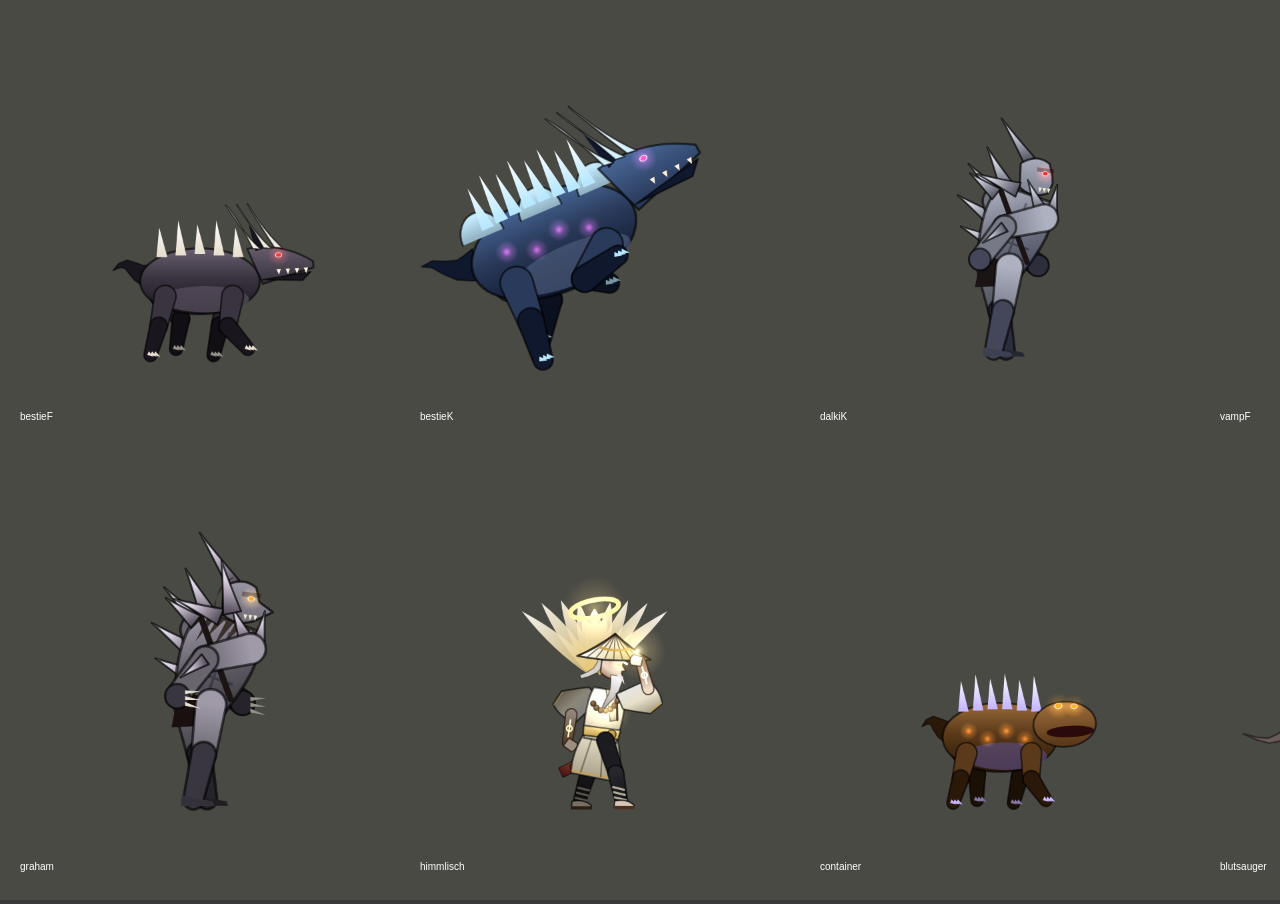
<file: nachtfall/dev/bossart.html>
<!DOCTYPE html><html><head><meta charset="utf-8"><style>body{margin:0;background:#3b3a3a}</style></head><body>
<canvas id="game" style="display:none"></canvas><canvas id="out"></canvas>
<script src="../src/00-core.js"></script><script src="../src/01-artkit.js"></script><script src="../src/02-heroes.js"></script><script src="../src/03-enemies-art.js"></script><script src="../src/04-world-art.js"></script><script src="../src/05-data.js"></script><script src="../src/06-fx.js"></script><script src="../src/07-abilities.js"></script><script src="../src/08-enemies.js"></script><script src="../src/09-game.js"></script><script src="../src/10-render.js"></script><script src="../src/11-ui.js"></script><script src="../src/13-finn.js"></script><script src="../src/14-story-art.js"></script>
<script>
buildParticleSprites(); ENEMY_PX = 3;
const ids = Object.keys(BOSS_ART);
const out=document.getElementById('out'); out.width=1600; out.height=900; const o=out.getContext('2d'); o.fillStyle='#4a4a44'; o.fillRect(0,0,1600,900);
ids.forEach((id,i)=>{ const c=mkCanvas(600,600), g=c.getContext('2d'); g.setTransform(1.7,0,0,1.7,300,540); g.lineCap='round'; g.lineJoin='round'; BOSS_ART[id](g,{t:1.3,run:0.6,phase:1,slam:i%2?0.9:0}); o.drawImage(c,(i%4)*400,Math.floor(i/4)*450,400,400); o.fillStyle='#fff'; o.fillText(id,(i%4)*400+20,Math.floor(i/4)*450+420); });
</script></body></html>
</file>
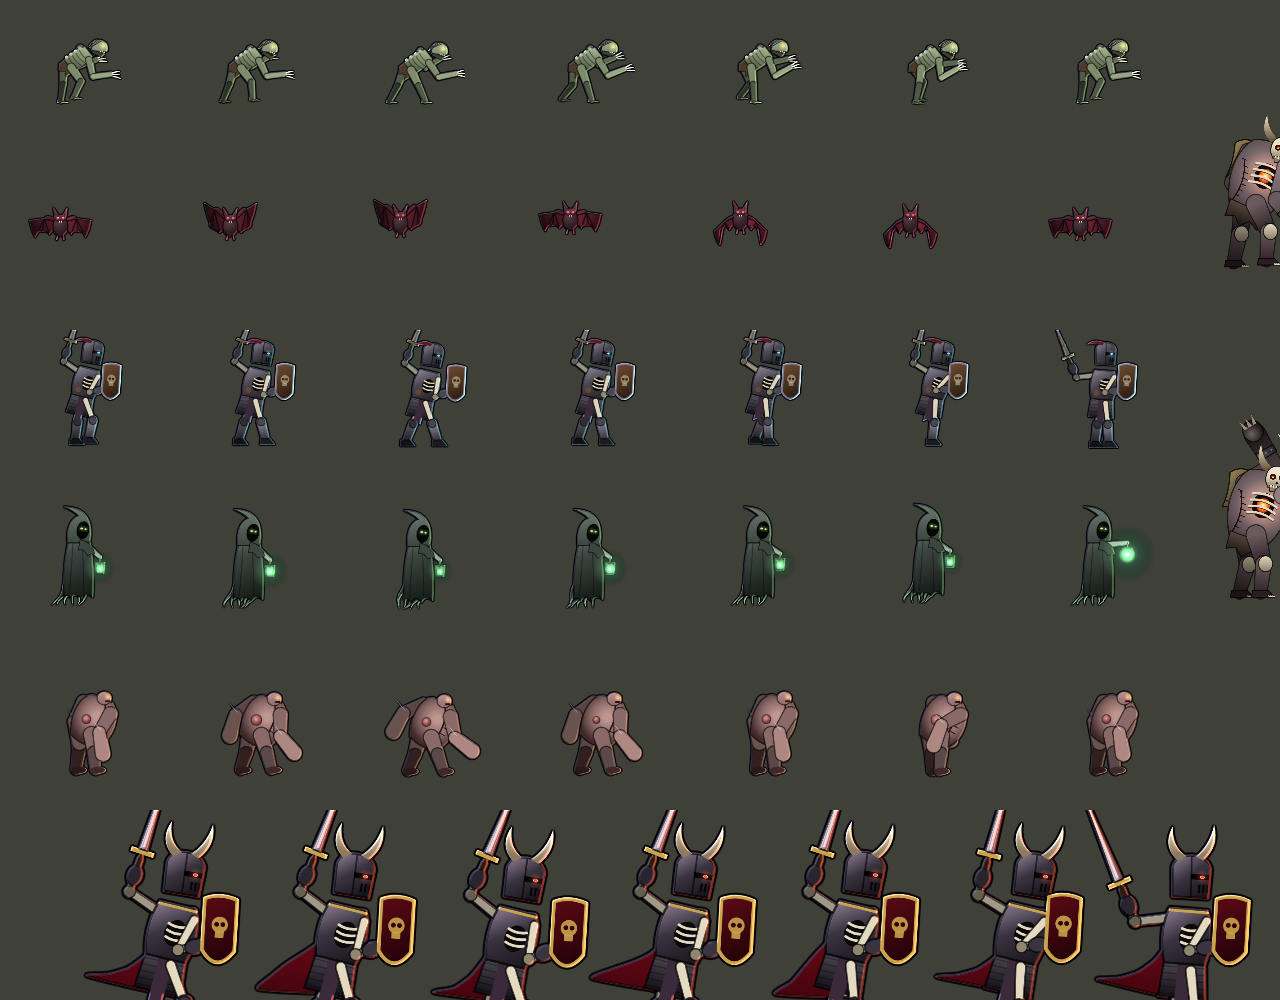
<file: nachtfall/dev/esheet.html>
<!DOCTYPE html><html><head><meta charset="utf-8"><style>body{margin:0;background:#2a2530}canvas{display:block}</style></head><body>
<canvas id="game" style="display:none"></canvas><canvas id="out"></canvas>
<script src="../src/00-core.js"></script><script src="../src/01-artkit.js"></script><script src="../src/02-heroes.js"></script><script src="../src/03-enemies-art.js"></script>
<script>
buildParticleSprites(); bakeEnemies(4);
const out=document.getElementById('out'); const W=1400,H=1000; out.width=W; out.height=H; const o=out.getContext('2d');
o.fillStyle='#3f4038'; o.fillRect(0,0,W,H);
let r=0; for(const id in ENEMY_SPR){ const s=ENEMY_SPR[id]; for(let f=0;f<Math.min(6,s.frames.length);f++){ o.drawImage(s.frames[f], 10+f*170, 10+r*160, s.S*0.45, s.S*0.45);} if(s.atk[0]) o.drawImage(s.atk[0], 10+6*170, 10+r*160, s.S*0.45, s.S*0.45); r++; }
const bc=mkCanvas(900,900); const bg=bc.getContext('2d'); bg.setTransform(3,0,0,3,450,800); drawBoss(bg,{t:1,run:0.5,phase:1}); o.drawImage(bc, 1100, 0, 300,300);
const bc2=mkCanvas(900,900); const bg2=bc2.getContext('2d'); bg2.setTransform(3,0,0,3,450,800); drawBoss(bg2,{t:1,slam:0.9}); o.drawImage(bc2, 1100, 330, 300,300);
</script></body></html>
</file>
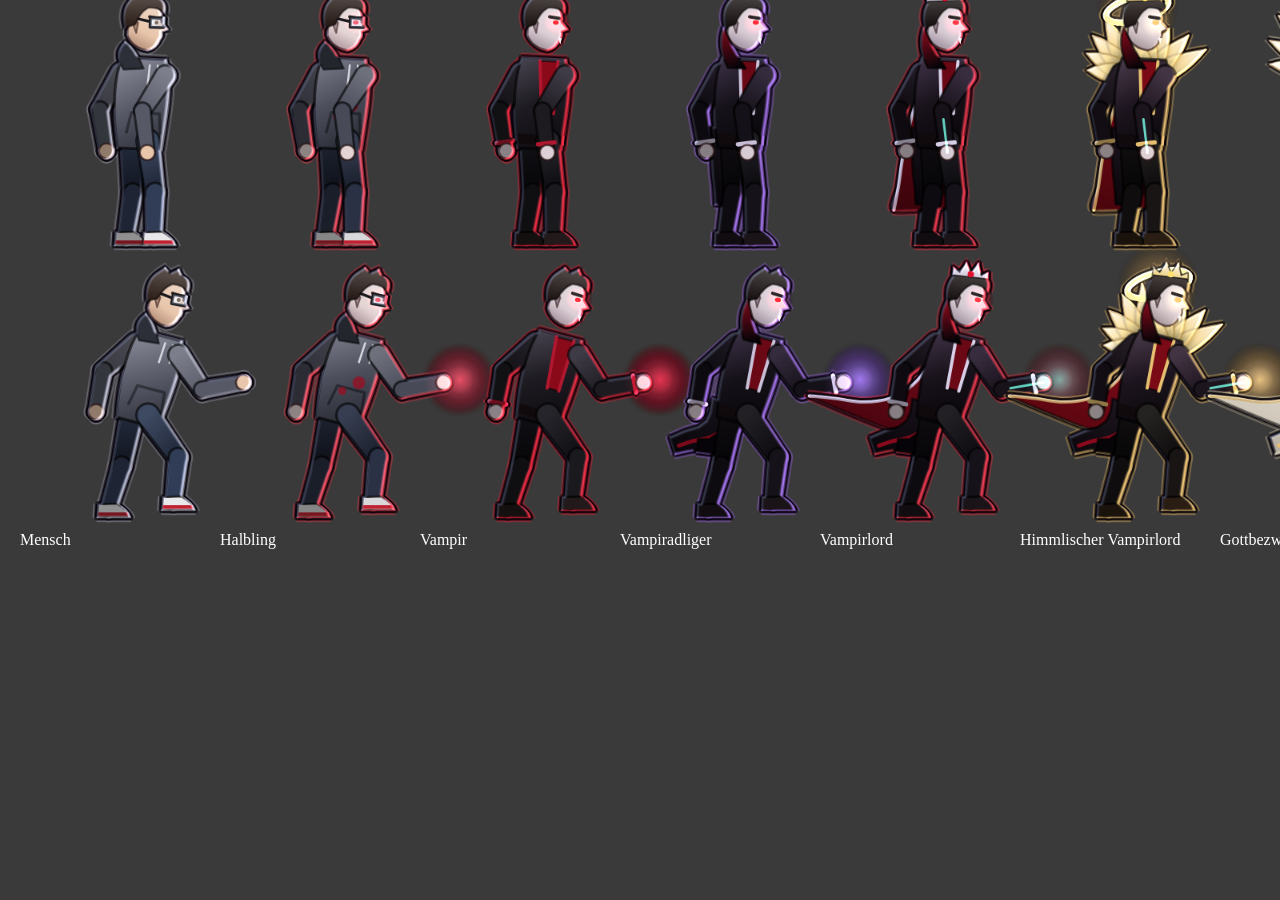
<file: nachtfall/dev/finnsheet.html>
<!DOCTYPE html><html><head><meta charset="utf-8"><style>body{margin:0;background:#3b3a3a}</style></head><body>
<canvas id="game" style="display:none"></canvas><canvas id="out"></canvas>
<script src="../src/00-core.js"></script><script src="../src/01-artkit.js"></script><script src="../src/02-heroes.js"></script><script src="../src/03-enemies-art.js"></script><script src="../src/04-world-art.js"></script><script src="../src/05-data.js"></script><script src="../src/06-fx.js"></script><script src="../src/07-abilities.js"></script><script src="../src/08-enemies.js"></script><script src="../src/09-game.js"></script><script src="../src/10-render.js"></script><script src="../src/11-ui.js"></script><script src="../src/13-finn.js"></script>
<script>
buildParticleSprites();
const out=document.getElementById('out'); out.width=1600; out.height=560; const o=out.getContext('2d'); o.fillStyle='#3b3a3a'; o.fillRect(0,0,1600,560);
for(let t=0;t<8;t++){ const r1=renderHero('finn',{t:0.4},{tier:t,rim:FINN_TIERS[t].rim},5,null,{glow:true}); o.drawImage(r1.out, t*200-100, -130, r1.S*0.8, r1.S*0.8);
 const r2=renderHero('finn',{t:1,run:1,phase:0.6,cast:0.8,aim:0.2},{tier:t,rim:FINN_TIERS[t].rim},5,null,{glow:true}); o.drawImage(r2.out, t*200-100, 150, r2.S*0.8, r2.S*0.8);
 o.fillStyle='#fff'; o.font='16px serif'; o.fillText(FINN_TIERS[t].name, t*200+20, 545); }
</script></body></html>
</file>
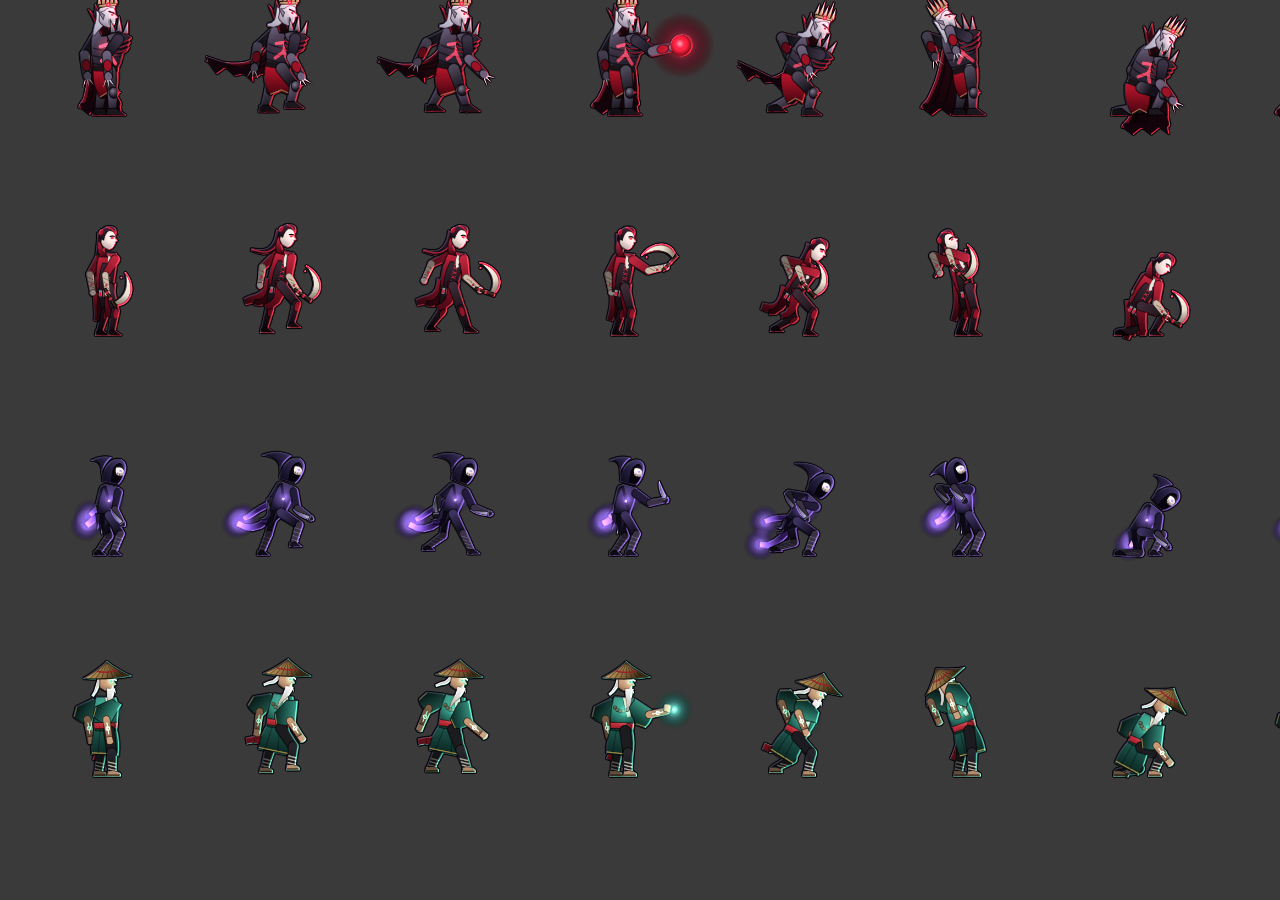
<file: nachtfall/dev/sheet.html>
<!DOCTYPE html><html><head><meta charset="utf-8"><style>body{margin:0;background:#2a2530}canvas{display:block}</style></head><body>
<canvas id="game" style="display:none"></canvas><canvas id="out"></canvas>
<script src="../src/00-core.js"></script><script src="../src/01-artkit.js"></script><script src="../src/02-heroes.js"></script>
<script>
buildParticleSprites();
const out=document.getElementById('out'); const W=1400,H=900; out.width=W; out.height=H; const o=out.getContext('2d');
o.fillStyle='#3b3a3a'; o.fillRect(0,0,W,H);
const ids=['vorian','liora','nyx','shen'];
const poses=[{t:0.3},{t:1,run:1,phase:0.5},{t:1,run:1,phase:2.1},{t:1,cast:1,aim:0.2},{t:1,dodge:1,run:1},{t:1,hurt:1},{t:1,dead:0.6},{t:1,rooted:1}];
const px=3.2;
ids.forEach((id,r)=>{ poses.forEach((st,c)=>{ const res=renderHero(id,st,{glow:1,rage:1,flow:1,qi:1,crown:1},px); o.drawImage(res.out, 20+c*172 - 20, 10+r*220 -60, res.S*0.55, res.S*0.55); }); });
window.DONE=true;
</script></body></html>
</file>
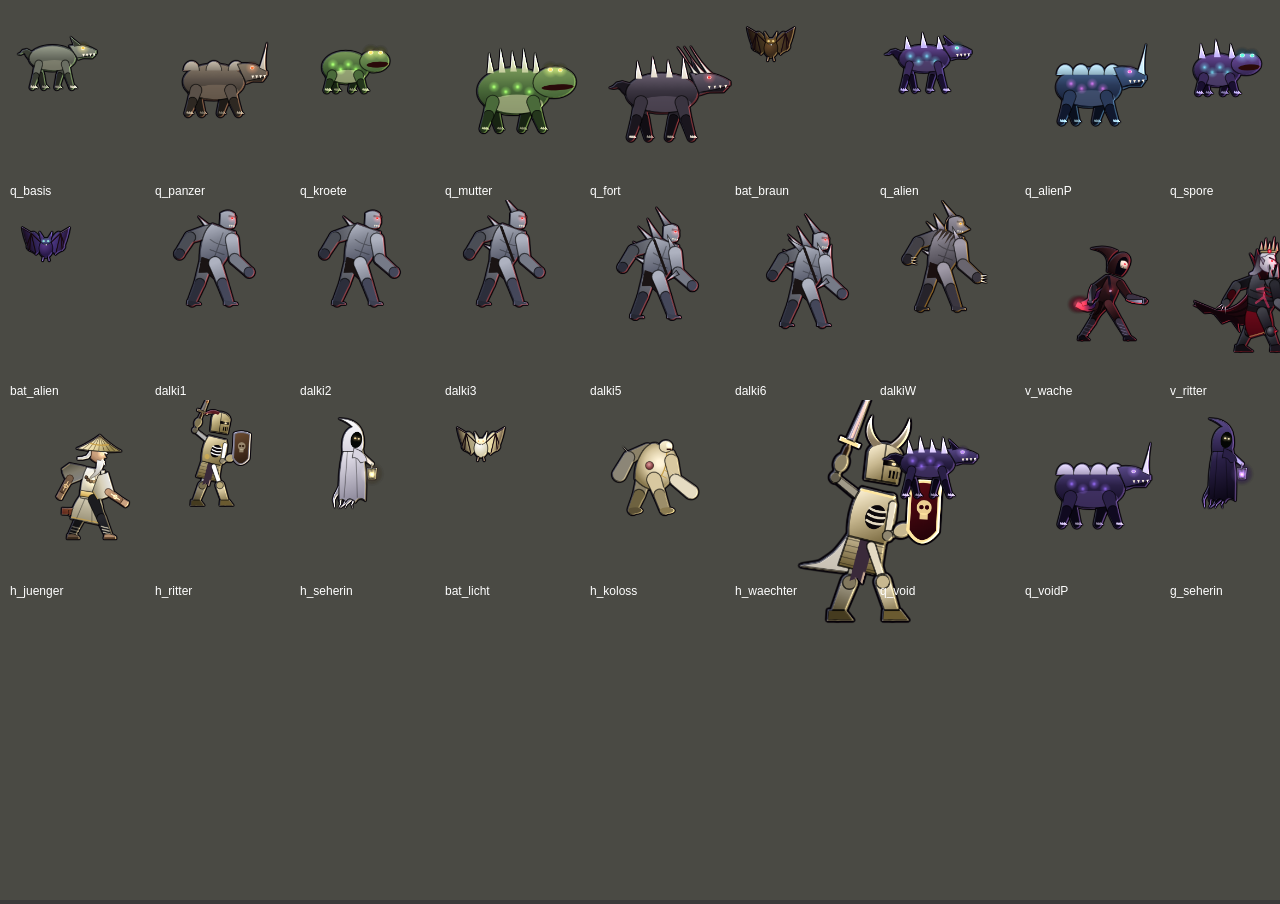
<file: nachtfall/dev/storyart.html>
<!DOCTYPE html><html><head><meta charset="utf-8"><style>body{margin:0;background:#3b3a3a}</style></head><body>
<canvas id="game" style="display:none"></canvas><canvas id="out"></canvas>
<script src="../src/00-core.js"></script><script src="../src/01-artkit.js"></script><script src="../src/02-heroes.js"></script><script src="../src/03-enemies-art.js"></script><script src="../src/04-world-art.js"></script><script src="../src/05-data.js"></script><script src="../src/06-fx.js"></script><script src="../src/07-abilities.js"></script><script src="../src/08-enemies.js"></script><script src="../src/09-game.js"></script><script src="../src/10-render.js"></script><script src="../src/11-ui.js"></script><script src="../src/13-finn.js"></script><script src="../src/14-story-art.js"></script>
<script>
buildParticleSprites(); ENEMY_PX = 3;
const ids = ['q_basis','q_panzer','q_kroete','q_mutter','q_fort','bat_braun','q_alien','q_alienP','q_spore','q_alienM','q_koenig','bat_alien','dalki1','dalki2','dalki3','dalki5','dalki6','dalkiW','v_wache','v_ritter','v_magier','v_thrall','h_juenger','h_ritter','h_seherin','bat_licht','h_koloss','h_waechter','q_void','q_voidP','g_seherin','g_ritter','g_diener'];
const out=document.getElementById('out'); out.width=1600; out.height=900; const o=out.getContext('2d'); o.fillStyle='#4a4a44'; o.fillRect(0,0,1600,900);
ids.forEach((id,i)=>{ const s=ensureArt(id); const sc=150/ s.S * (ENEMY_ART[id].box/80); o.drawImage(s.frames[2], (i%11)*145, Math.floor(i/11)*200, s.S*0.42*1.3, s.S*0.42*1.3); o.fillStyle='#fff'; o.font='12px sans-serif'; o.fillText(id,(i%11)*145+10, Math.floor(i/11)*200+195); });
</script></body></html>
</file>
<file: nachtfall/style.css>
@font-face { font-family: 'Cinzel'; src: url(fonts/cinzel.woff2) format('woff2'); font-weight: 400 900; font-display: swap; }
@font-face { font-family: 'Cormorant Garamond'; src: url(fonts/cormorant-700.woff2) format('woff2'); font-weight: 300 700; font-display: swap; }
/* Formen freischalten (Heldenansicht) */
.evlist { display: flex; flex-direction: column; gap: 5px; }
.evrow { display: flex; align-items: center; gap: 8px; padding: 5px 8px; border-radius: 10px; background: rgba(10,4,20,.55); border: 1px solid rgba(140,110,220,.25); }
.evrow.on { border-color: rgba(255,210,90,.45); }
.evrow > i { width: 10px; height: 10px; border-radius: 50%; flex: none; }
.evrow > div { flex: 1; min-width: 0; display: flex; flex-direction: column; line-height: 1.2; }
.evrow b { font-family: 'Cinzel', serif; font-size: 13px; color: #b8b0c8; }
.evrow small { font-size: 11.5px; color: var(--dim); }
.evok { color: #7aff9a; font-weight: 900; }
.evlk { font-size: 12px; color: #c8b0b0; white-space: nowrap; }
.evrow .btn { width: auto !important; flex: none; margin: 0 !important; padding: 5px 10px !important; font-size: 11.5px !important; line-height: 1.25; }
.evrow .btn small { font-size: 11px; }

:root {
  --bg: #07040a; --panel: #150b16; --panel2: #1f1020; --line: #5a2a36; --gold: #d8b36a; --gold2: #f3dfa6;
  --blood: #ff3a4e; --shadow: #a77bff; --qi: #4ff0cc; --text: #efe3d6; --dim: #a8969c;
  --safe-t: env(safe-area-inset-top, 0px); --safe-b: env(safe-area-inset-bottom, 0px);
  --safe-l: env(safe-area-inset-left, 0px); --safe-r: env(safe-area-inset-right, 0px);
}
* { margin: 0; padding: 0; box-sizing: border-box; -webkit-tap-highlight-color: transparent; }
html, body { width: 100%; height: 100%; overflow: hidden; background: var(--bg); color: var(--text);
  overscroll-behavior: none; touch-action: none; -webkit-user-select: none; user-select: none;
  font-family: 'Cormorant Garamond', Georgia, serif; font-weight: 600; }
body { position: fixed; inset: 0; }
canvas#game { position: absolute; inset: 0; display: block; touch-action: none; }
#ui { position: absolute; inset: 0; pointer-events: none; z-index: 5; }
#ui .screen, #ui button, #ui .interactive { pointer-events: auto; }
h1, h2, h3, .cinzel { font-family: 'Cinzel', serif; letter-spacing: .06em; }

/* ------------------------------------------------ Boot */
#boot { position: absolute; inset: 0; z-index: 50; display: flex; flex-direction: column; align-items: center; justify-content: center; gap: 14px;
  background: radial-gradient(120% 80% at 50% 30%, #2a0a18 0%, #0b0410 55%, #040206 100%); transition: opacity .6s; }
#boot.hide { opacity: 0; pointer-events: none; }
.boot-title { font-family: 'Cinzel', serif; font-weight: 800; font-size: 44px; letter-spacing: .18em;
  background: linear-gradient(180deg, #fff1d8 0%, #e0b060 45%, #8a1020 100%); -webkit-background-clip: text; background-clip: text; color: transparent;
  filter: drop-shadow(0 0 18px rgba(255,40,70,.45)); }
.boot-sub { color: var(--dim); letter-spacing: .12em; font-size: 16px; }

/* ------------------------------------------------ Grundbausteine */
.screen { position: absolute; inset: 0; display: flex; flex-direction: column; align-items: center; overflow-y: auto; -webkit-overflow-scrolling: touch;
  padding: calc(16px + var(--safe-t)) calc(16px + var(--safe-r)) calc(16px + var(--safe-b)) calc(16px + var(--safe-l)); touch-action: pan-y; }
.screen.dim { background: radial-gradient(120% 90% at 50% 20%, rgba(40,6,20,.72) 0%, rgba(6,2,8,.9) 70%); backdrop-filter: blur(2px); -webkit-backdrop-filter: blur(2px); }
.btn { font-family: 'Cinzel', serif; font-weight: 700; letter-spacing: .08em; color: var(--gold2); font-size: 17px;
  background: linear-gradient(180deg, #3a1420 0%, #1e0a12 100%); border: 1.5px solid #8a5a3a; border-radius: 10px;
  padding: 13px 22px; min-height: 50px; box-shadow: 0 0 0 1px #1a0508 inset, 0 6px 18px rgba(0,0,0,.5), 0 0 22px rgba(255,40,70,.12);
  cursor: pointer; transition: transform .08s, box-shadow .2s, filter .2s; text-shadow: 0 1px 0 #000; }
.btn:active { transform: scale(.97); filter: brightness(1.25); }
.btn.primary { background: linear-gradient(180deg, #8a1020 0%, #4a0612 100%); border-color: #e0b060; color: #fff4dc;
  box-shadow: 0 0 0 1px #2a0006 inset, 0 8px 22px rgba(0,0,0,.6), 0 0 28px rgba(255,40,70,.35); }
.btn.small { font-size: 13px; padding: 8px 12px; min-height: 38px; }
.btn.ghost { background: rgba(20,8,16,.6); }
.btn[disabled] { opacity: .45; filter: grayscale(.6); }
.panel { background: linear-gradient(180deg, rgba(34,14,26,.94), rgba(14,6,12,.96)); border: 1px solid #5a3040; border-radius: 14px;
  box-shadow: 0 0 0 1px rgba(0,0,0,.6) inset, 0 12px 40px rgba(0,0,0,.6); }
.tag { display: inline-block; font-family: 'Cinzel', serif; font-size: 10.5px; letter-spacing: .1em; padding: 2px 7px; border-radius: 20px; border: 1px solid currentColor; font-weight: 700; }
.t-blood { color: var(--blood); } .t-shadow { color: var(--shadow); } .t-qi { color: var(--qi); } .t-none { color: var(--gold); }
.row { display: flex; gap: 10px; align-items: center; }

/* ------------------------------------------------ Titel */
#title { justify-content: space-between; background: linear-gradient(180deg, rgba(6,2,8,.2) 0%, rgba(6,2,8,0) 30%, rgba(6,2,8,.55) 70%, rgba(6,2,8,.92) 100%); }
.logo { margin-top: 5vh; text-align: center; }
.logo h1 { font-size: clamp(46px, 13vw, 84px); font-weight: 800; letter-spacing: .14em; line-height: 1;
  background: linear-gradient(180deg, #fff6e4 0%, #f0c070 38%, #b01830 72%, #4a0610 100%); -webkit-background-clip: text; background-clip: text; color: transparent;
  filter: drop-shadow(0 0 22px rgba(255,30,60,.5)) drop-shadow(0 4px 0 rgba(0,0,0,.8)); }
.logo .sub { margin-top: 10px; font-family: 'Cinzel', serif; font-size: 13px; letter-spacing: .5em; color: #e8d0b0; }
.logo .sub b { color: var(--blood); } .logo .sub i { color: var(--shadow); font-style: normal; } .logo .sub u { color: var(--qi); text-decoration: none; }
.menu { display: flex; flex-direction: column; gap: 12px; width: min(340px, 86vw); margin-bottom: 4vh; }
.souls { font-family: 'Cinzel', serif; color: #d8c0ff; letter-spacing: .08em; font-size: 15px; text-align: center; }
.souls b { color: #fff; }
.foot { color: #6a5a60; font-size: 12px; text-align: center; letter-spacing: .06em; }

/* ------------------------------------------------ Heldenauswahl */
#select { gap: 12px; }
#select h2 { font-size: 22px; color: var(--gold2); margin-top: 4px; }
.heroes { display: grid; grid-template-columns: repeat(5, 1fr); gap: 6px; width: min(640px, 100%); }
.hcard { position: relative; border-radius: 12px; overflow: hidden; border: 1.5px solid #4a2a34; background: linear-gradient(180deg, #1c0e1a, #0c050a);
  aspect-ratio: 3 / 4.2; cursor: pointer; transition: transform .12s, border-color .2s, box-shadow .2s; }
.hcard canvas { position: absolute; inset: 0; width: 100%; height: 100%; }
.hcard .nm { position: absolute; left: 0; right: 0; bottom: 0; padding: 6px 4px 7px; text-align: center; font-family: 'Cinzel', serif; font-size: 10px; font-weight: 700;
  background: linear-gradient(0deg, rgba(0,0,0,.9), rgba(0,0,0,0)); letter-spacing: .04em; }
.hcard.sel { border-color: var(--gold); box-shadow: 0 0 0 1px #000 inset, 0 0 22px rgba(255,190,100,.35); transform: translateY(-2px); }
.hcard.locked canvas { filter: brightness(0) drop-shadow(0 0 1px #6a4a5a); }
.hcard .lock { position: absolute; top: 6px; right: 6px; font-size: 14px; }
.hdetail { width: min(560px, 100%); padding: 14px 14px 12px; }
.hdetail .ht { display: flex; justify-content: space-between; align-items: baseline; gap: 8px; flex-wrap: wrap; }
.hdetail h3 { font-size: 21px; color: #fff0dc; }
.hdetail .title2 { color: var(--dim); font-style: italic; font-size: 16px; }
.hdetail .role { font-family: 'Cinzel', serif; font-size: 11px; letter-spacing: .12em; color: var(--gold); margin: 2px 0 8px; }
.hdetail p { font-size: 16px; line-height: 1.32; color: #e6d8cc; }
.hdetail .blk { margin-top: 9px; }
.hdetail .blk b.lbl { font-family: 'Cinzel', serif; font-size: 11.5px; letter-spacing: .1em; color: var(--gold2); display: block; margin-bottom: 2px; }
.stats { display: grid; grid-template-columns: repeat(4, 1fr); gap: 6px; margin: 8px 0 2px; }
.stat { background: rgba(0,0,0,.35); border: 1px solid #3a2230; border-radius: 8px; padding: 5px 6px; text-align: center; }
.stat .k { font-family: 'Cinzel', serif; font-size: 9.5px; color: var(--dim); letter-spacing: .08em; }
.stat .v { font-size: 17px; color: #fff; }
.two { display: grid; grid-template-columns: 1fr 1fr; gap: 8px; }
.two ul { list-style: none; font-size: 15px; line-height: 1.3; }
.two .plus li::before { content: '+ '; color: #7dff9a; } .two .minus li::before { content: '− '; color: #ff7a7a; }
.builds { display: flex; flex-direction: column; gap: 4px; font-size: 15px; }
.builds span { color: var(--gold2); font-family: 'Cinzel', serif; font-size: 12px; letter-spacing: .05em; }
.selbar { display: flex; gap: 10px; width: calc(100% + 32px); position: sticky; bottom: calc(-16px - var(--safe-b)); padding: 12px 16px calc(14px + var(--safe-b)); margin: 0 -16px calc(-16px - var(--safe-b)); background: rgb(10,3,10); box-shadow: 0 -18px 18px rgb(10,3,10); z-index: 2; }
.selbar > * { max-width: 280px; }
.selbar .btn.ghost { background: #1e0a14; }
.selbar .btn { flex: 1; }
.diff { color: var(--gold); letter-spacing: 2px; }

/* ------------------------------------------------ HUD */
#hud { position: absolute; inset: 0; pointer-events: none; }
.topbar { position: absolute; left: 0; right: 0; top: 0; padding: calc(6px + var(--safe-t)) calc(10px + var(--safe-r)) 0 calc(10px + var(--safe-l)); }
.xpbar { height: 12px; border-radius: 7px; background: rgba(8,2,8,.85); border: 1px solid #6a4a3a; overflow: hidden; position: relative; box-shadow: 0 2px 8px rgba(0,0,0,.6); }
.xpfill { position: absolute; left: 0; top: 0; bottom: 0; width: 0%; background: linear-gradient(90deg, #6a0a2a, #d0183a 60%, #ff7a8a); box-shadow: 0 0 10px rgba(255,40,70,.8); transition: width .15s; }
.lvl { position: absolute; right: 6px; top: -1px; font-family: 'Cinzel', serif; font-size: 10.5px; font-weight: 800; color: #fff; text-shadow: 0 1px 2px #000; }
.hudrow { display: flex; justify-content: space-between; align-items: flex-start; margin-top: 6px; }
.hudrow > div:first-child { width: 36%; }
.slots { display: flex; flex-wrap: wrap; gap: 4px; }
.slot { width: 34px; height: 34px; border-radius: 7px; border: 1px solid #5a3a3a; background: rgba(10,4,10,.8); position: relative; overflow: hidden; }
.slot img { width: 100%; height: 100%; display: block; }
.slot .lv { position: absolute; right: 1px; bottom: 0; font-family: 'Cinzel', serif; font-size: 9.5px; font-weight: 800; color: #fff; text-shadow: 0 0 3px #000, 0 0 2px #000; }
.slot.fus { border-color: var(--gold); box-shadow: 0 0 8px rgba(255,200,100,.6); }
.slot.pas { width: 22px; height: 22px; border-radius: 50%; }
.timer { font-family: 'Cinzel', serif; font-weight: 800; font-size: 22px; color: #fff; text-shadow: 0 2px 6px #000, 0 0 12px rgba(255,60,80,.4); letter-spacing: .06em; text-align: center; }
.counts { text-align: right; font-family: 'Cinzel', serif; font-size: 13px; color: #e8dccf; text-shadow: 0 1px 3px #000; line-height: 1.35; }
.counts b { color: #fff; }
.pausebtn { pointer-events: auto; width: 40px; height: 40px; border-radius: 10px; border: 1px solid #6a4a3a; background: rgba(12,4,10,.7); color: var(--gold2); font-size: 16px; margin-top: 4px; }
.bossbar { position: absolute; left: 50%; transform: translateX(-50%); top: calc(118px + var(--safe-t)); width: min(420px, 78vw); display: none; text-align: center; }
.bossbar .bn { font-family: 'Cinzel', serif; font-size: 12.5px; font-weight: 800; letter-spacing: .12em; color: #ffd0b0; text-shadow: 0 1px 4px #000; margin-bottom: 3px; }
.bossbar .bb { height: 12px; border: 1px solid #b06a3a; background: rgba(10,2,4,.9); border-radius: 6px; overflow: hidden; }
.bossbar .bf { height: 100%; width: 100%; background: linear-gradient(90deg, #6a0a0a, #ff4a1a, #ffb040); box-shadow: 0 0 12px rgba(255,90,30,.8); transition: width .1s; }
.actions { position: absolute; right: calc(14px + var(--safe-r)); bottom: calc(18px + var(--safe-b)); display: flex; flex-direction: column; align-items: flex-end; gap: 12px; pointer-events: none; }
.abtn { pointer-events: auto; position: relative; border-radius: 50%; border: 2px solid #c9a24c; display: flex; align-items: center; justify-content: center;
  background: radial-gradient(circle at 40% 35%, #3a1624, #12060c); box-shadow: 0 6px 18px rgba(0,0,0,.6), 0 0 18px rgba(255,60,80,.25); touch-action: none; }
.abtn img { width: 62%; height: 62%; pointer-events: none; }
.abtn.ult { width: 78px; height: 78px; }
.abtn.dodge { width: 64px; height: 64px; margin-right: 44px; }
.abtn .cd { position: absolute; inset: -2px; border-radius: 50%; pointer-events: none; }
.abtn .cdt { position: absolute; inset: 0; display: flex; align-items: center; justify-content: center; font-family: 'Cinzel', serif; font-weight: 800; font-size: 18px; color: #fff; text-shadow: 0 0 4px #000, 0 0 2px #000; pointer-events: none; }
.abtn.ready { animation: readyPulse 1.6s infinite; }
.abtn .lbl { position: absolute; bottom: -15px; left: 50%; transform: translateX(-50%); white-space: nowrap; font-family: 'Cinzel', serif; font-size: 9.5px; letter-spacing: .08em; color: #e8d0b0; text-shadow: 0 1px 2px #000; pointer-events: none; }
@keyframes readyPulse { 0%,100% { box-shadow: 0 6px 18px rgba(0,0,0,.6), 0 0 12px rgba(255,200,120,.3); } 50% { box-shadow: 0 6px 18px rgba(0,0,0,.6), 0 0 26px rgba(255,200,120,.75); } }
.mech { position: absolute; left: calc(12px + var(--safe-l)); bottom: calc(20px + var(--safe-b)); font-family: 'Cinzel', serif; font-size: 11px; letter-spacing: .08em; color: #e8d8c8; text-shadow: 0 1px 3px #000; pointer-events: none; opacity: .92; }
.mech .mbar { width: 120px; height: 7px; border-radius: 4px; background: rgba(0,0,0,.7); border: 1px solid #5a3a3a; overflow: hidden; margin-top: 3px; }
.mech .mfill { height: 100%; width: 0%; }
.hint { position: absolute; left: 50%; bottom: calc(26% + var(--safe-b)); transform: translateX(-50%); font-size: 17px; color: #f0e0d0; text-shadow: 0 2px 6px #000; text-align: center; pointer-events: none; transition: opacity .6s; width: 90%; }
#hurt { position: absolute; inset: 0; pointer-events: none; opacity: 0; box-shadow: inset 0 0 90px 30px rgba(200,0,20,.75); transition: opacity .35s; }
#lowhp { position: absolute; inset: 0; pointer-events: none; opacity: 0; box-shadow: inset 0 0 70px 10px rgba(160,0,20,.6); animation: lowPulse 1s infinite; }
@keyframes lowPulse { 50% { box-shadow: inset 0 0 90px 24px rgba(200,0,30,.75); } }

/* ------------------------------------------------ Ansagen */
.announce { position: absolute; left: 0; right: 0; top: 24%; text-align: center; pointer-events: none; font-family: 'Cinzel', serif; font-weight: 800; letter-spacing: .1em;
  font-size: clamp(20px, 6vw, 30px); color: #fff0dc; text-shadow: 0 0 20px rgba(255,40,70,.8), 0 3px 0 #000; opacity: 0; transform: scale(.9); transition: opacity .3s, transform .3s; padding: 0 16px; }
.announce.show { opacity: 1; transform: scale(1); }
.announce.boss { color: #ffb070; text-shadow: 0 0 24px rgba(255,90,30,.9), 0 3px 0 #000; }
.announce.fusion { color: #ffe6a0; text-shadow: 0 0 24px rgba(255,200,100,.9), 0 3px 0 #000; }
.announce.qi { color: #9affe6; text-shadow: 0 0 24px rgba(80,240,200,.9), 0 3px 0 #000; }
.toast { position: absolute; left: 50%; top: calc(96px + var(--safe-t)); transform: translateX(-50%); background: rgba(14,4,10,.88); border: 1px solid #6a4a3a; border-radius: 10px; padding: 7px 14px;
  font-size: 15px; color: #f0e0d0; opacity: 0; transition: opacity .3s; pointer-events: none; white-space: nowrap; max-width: 92vw; overflow: hidden; text-overflow: ellipsis; }
.toast.show { opacity: 1; }

/* ------------------------------------------------ Stufenaufstieg */
#levelup { justify-content: center; gap: 10px; }
#levelup h2 { font-size: 26px; color: #ffe6c0; text-shadow: 0 0 18px rgba(255,60,80,.8); }
#levelup .lsub { color: var(--dim); font-size: 15px; margin-top: -6px; }
.cards { display: flex; flex-direction: column; gap: 10px; width: min(520px, 100%); }
@media (min-aspect-ratio: 5/4) { .cards { flex-direction: row; width: min(900px, 100%); } .card { flex: 1; flex-direction: column; text-align: center; } .card .ci { margin: 0 auto; } }
.card { display: flex; gap: 12px; align-items: flex-start; padding: 12px; border-radius: 14px; cursor: pointer; position: relative; text-align: left;
  background: linear-gradient(180deg, rgba(40,16,28,.97), rgba(16,6,12,.97)); border: 1.5px solid #6a3a44; color: var(--text); font: inherit;
  box-shadow: 0 10px 30px rgba(0,0,0,.6); transform: translateY(14px); opacity: 0; animation: cardIn .35s forwards; }
.card:nth-child(2) { animation-delay: .07s; } .card:nth-child(3) { animation-delay: .14s; }
@keyframes cardIn { to { transform: none; opacity: 1; } }
.card:active { filter: brightness(1.2); transform: scale(.98); }
.card .ci { width: 64px; height: 64px; flex: 0 0 64px; border-radius: 12px; border: 1px solid #5a3a3a; background: #0a0408; overflow: hidden; }
.card .ci img { width: 100%; height: 100%; }
.card .cb { flex: 1; min-width: 0; }
.card .cn { font-family: 'Cinzel', serif; font-weight: 800; font-size: 17px; color: #fff0dc; letter-spacing: .04em; }
.card .cm { display: flex; flex-wrap: wrap; gap: 5px; align-items: center; margin: 4px 0 5px; }
.card .cd { font-size: 16.5px; line-height: 1.28; color: #eadccf; }
.card .stars { color: #e0b060; letter-spacing: 2px; font-size: 13px; }
.card .stars i { color: #4a3a3a; font-style: normal; }
.card .new { color: #7dff9a; border-color: #7dff9a; }
.card.fusion { border: 2px solid #e0b060; background: linear-gradient(180deg, rgba(70,40,14,.97), rgba(26,10,8,.97)); box-shadow: 0 0 30px rgba(255,190,90,.45), 0 10px 30px rgba(0,0,0,.6); }
.card.fusion::before { content: ''; position: absolute; inset: -2px; border-radius: 15px; padding: 2px; background: conic-gradient(from var(--a, 0deg), #ff3a4e, #a77bff, #4ff0cc, #ffe6a0, #ff3a4e);
  -webkit-mask: linear-gradient(#000 0 0) content-box, linear-gradient(#000 0 0); -webkit-mask-composite: xor; mask-composite: exclude; animation: spin 3s linear infinite; }
@property --a { syntax: '<angle>'; initial-value: 0deg; inherits: false; }
@keyframes spin { to { --a: 360deg; } }
.card .next { font-size: 13.5px; color: var(--dim); margin-top: 4px; font-style: italic; }
.lvbar { display: flex; gap: 10px; }

/* ------------------------------------------------ Pause / Ende / Altar / Chronik */
.box { width: min(560px, 100%); padding: 16px; margin: auto 0; }
.box h2 { font-size: 24px; color: #ffe6c0; text-align: center; margin-bottom: 8px; }
.box .btns { display: flex; flex-direction: column; gap: 10px; margin-top: 14px; }
.buildlist { display: flex; flex-direction: column; gap: 6px; margin-top: 8px; }
.bl { display: flex; gap: 10px; align-items: center; font-size: 15.5px; }
.bl img { width: 34px; height: 34px; border-radius: 8px; border: 1px solid #5a3a3a; flex: 0 0 34px; }
.bl .bn2 { font-family: 'Cinzel', serif; font-size: 13px; color: #fff0dc; }
.kv { display: grid; grid-template-columns: 1fr auto; gap: 3px 12px; font-size: 16px; margin: 8px 0; }
.kv span:nth-child(even) { color: #fff; text-align: right; font-family: 'Cinzel', serif; font-size: 14px; }
.dmgrow { display: grid; grid-template-columns: 110px 1fr 56px; gap: 8px; align-items: center; font-size: 14.5px; margin: 3px 0; }
.dmgrow .bar { height: 8px; border-radius: 4px; background: rgba(0,0,0,.6); overflow: hidden; }
.dmgrow .bar i { display: block; height: 100%; }
.dmgrow .n { text-align: right; font-family: 'Cinzel', serif; font-size: 12px; }
.bigres { font-family: 'Cinzel', serif; font-weight: 800; font-size: clamp(30px, 9vw, 46px); text-align: center; letter-spacing: .1em; }
.bigres.win { color: #ffe6a0; text-shadow: 0 0 30px rgba(255,200,100,.8); }
.bigres.lose { color: #ff5a6a; text-shadow: 0 0 30px rgba(255,30,60,.8); }
.meta { display: flex; flex-direction: column; gap: 8px; margin-top: 8px; }
.mrow { display: flex; align-items: center; gap: 10px; padding: 9px 10px; border-radius: 10px; background: rgba(0,0,0,.3); border: 1px solid #3a2230; }
.mrow .mt { flex: 1; }
.mrow .mt b { font-family: 'Cinzel', serif; font-size: 13.5px; color: #fff0dc; display: block; }
.mrow .mt small { color: var(--dim); font-size: 14px; }
.pips { color: #e0b060; letter-spacing: 2px; font-size: 12px; }
.codex h3 { font-size: 15px; color: var(--gold2); margin: 12px 0 5px; }
.codex p, .codex li { font-size: 15.5px; line-height: 1.3; color: #e6d8cc; }
.codex ul { list-style: none; display: flex; flex-direction: column; gap: 5px; }
.codex li b { font-family: 'Cinzel', serif; font-size: 12.5px; }
.setrow { display: flex; justify-content: space-between; align-items: center; padding: 10px 0; border-bottom: 1px solid #2a1822; font-size: 16px; gap: 10px; }
.setrow input[type=range] { width: 50%; accent-color: #d0183a; }
.toggle { width: 52px; height: 30px; border-radius: 16px; background: #2a1820; border: 1px solid #6a4a3a; position: relative; flex: 0 0 52px; }
.toggle::after { content: ''; position: absolute; top: 3px; left: 3px; width: 22px; height: 22px; border-radius: 50%; background: #8a7a70; transition: left .15s, background .15s; }
.toggle.on { background: #5a0a1a; } .toggle.on::after { left: 25px; background: #ffd0a0; }
.hidden { display: none !important; }

.evo { position: absolute; left: 50%; top: calc(150px + var(--safe-t)); transform: translateX(-50%); width: min(360px, 88vw); text-align: center; pointer-events: none;
  background: radial-gradient(ellipse at 50% 0%, rgba(80,20,30,.92), rgba(10,4,10,.9)); border: 1px solid #c9a24c; border-radius: 14px; padding: 12px 14px;
  box-shadow: 0 0 40px rgba(255,190,100,.35); animation: evoIn .45s ease-out; transition: opacity .6s, transform .6s; }
.evo.out { opacity: 0; transform: translateX(-50%) translateY(-12px); }
@keyframes evoIn { from { opacity: 0; transform: translateX(-50%) scale(.8); } to { opacity: 1; transform: translateX(-50%) scale(1); } }
.evo .evk { font-family: 'Cinzel', serif; font-size: 11px; letter-spacing: .4em; color: var(--gold2); }
.evo .evn { font-family: 'Cinzel', serif; font-weight: 800; font-size: 21px; letter-spacing: .06em; text-shadow: 0 0 18px currentColor; margin: 2px 0 4px; }
.evo .evd { font-size: 15.5px; color: #eadccf; line-height: 1.3; }
.evo .evd.small { font-size: 13.5px; color: var(--dim); margin-top: 6px; }
.evo .evg { display: flex; justify-content: center; gap: 8px; margin-top: 8px; }
.evo .evg img { width: 34px; height: 34px; border-radius: 9px; border: 1px solid #c9a24c; }

.evo { padding: 8px 12px; }
.evo .evd { font-size: 14.5px; }
.mech #mechname { max-width: 52vw; white-space: nowrap; overflow: hidden; text-overflow: ellipsis; }

/* ------------------------------------------------ System-Fenster (Story) */
.syswin { background: linear-gradient(180deg, rgba(8,26,52,.93), rgba(4,12,28,.95)); border: 1px solid #4aa8ff; border-radius: 6px; padding: 12px 14px;
  box-shadow: 0 0 0 1px rgba(0,0,0,.6) inset, 0 0 24px rgba(60,160,255,.28); color: #d8ecff; }
.syswin.big { padding: 16px; }
.syshead { font-family: 'Cinzel', serif; font-size: 11.5px; letter-spacing: .22em; color: #8ad8ff; font-weight: 800; border-bottom: 1px solid rgba(74,168,255,.35); padding-bottom: 4px; margin-bottom: 6px; }
.systitle { font-family: 'Cinzel', serif; font-size: 26px; font-weight: 800; color: #ffffff; text-shadow: 0 0 16px rgba(90,180,255,.7); letter-spacing: .05em; }
.sysplace { font-family: 'Cinzel', serif; font-size: 12px; letter-spacing: .12em; color: #9ab8d8; margin-bottom: 6px; }
.sysp { font-size: 16px; line-height: 1.35; color: #dcecff; margin: 4px 0; }
.sysnote { font-size: 14px; color: #a8c4e0; margin-top: 4px; }
.syst { font-family: 'Cinzel', serif; font-size: 10px; letter-spacing: .3em; color: #8ad8ff; }
.sysbtn { background: linear-gradient(180deg, #0e3a6a 0%, #06182e 100%) !important; border-color: #4aa8ff !important; color: #e8f4ff !important; box-shadow: 0 0 26px rgba(60,160,255,.35) !important; line-height: 1.25; }
.btn small { font-family: 'Cormorant Garamond', serif; font-size: 13px; letter-spacing: .02em; color: #c8d8e8; }
.questline { font-size: 15px; color: #dcecff; display: flex; justify-content: space-between; gap: 8px; padding: 2px 0; }
.questline span { color: #8ad8ff; white-space: nowrap; }
.questline.done { color: #7dff9a; }
.statusrow { display: flex; gap: 10px; align-items: center; }
.statusrow canvas { width: 90px; height: 100px; flex: 0 0 90px; border: 1px solid rgba(74,168,255,.35); border-radius: 4px; background: rgba(0,10,30,.6); }
.chaps { display: grid; grid-template-columns: repeat(4, 1fr); gap: 6px; width: min(560px, 100%); margin: 10px 0; }
.chap { position: relative; border: 1px solid #2a5a8a; border-radius: 6px; overflow: hidden; background: #06101e; aspect-ratio: 1 / 1.05; cursor: pointer; }
.chap canvas { position: absolute; inset: 0; width: 100%; height: 100%; }
.chap .cn { position: absolute; left: 0; right: 0; bottom: 14px; padding: 0 2px; font-family: 'Cinzel', serif; font-size: 9px; word-break: break-word; hyphens: auto; font-weight: 800; color: #fff; text-align: center; text-shadow: 0 1px 3px #000, 0 0 6px #000; line-height: 1.1; }
.chap .cnum { color: #8ad8ff; }
.chap .cs { position: absolute; left: 0; right: 0; bottom: 2px; font-size: 11px; text-align: center; color: #9ad8a0; text-shadow: 0 1px 2px #000; }
.chap.locked .cs { color: #a0a0a8; }
.chap.sel { border-color: #8ad8ff; box-shadow: 0 0 16px rgba(90,180,255,.55); }
.sysmsg { position: absolute; left: 50%; transform: translateX(-50%); width: min(340px, 86vw); pointer-events: none; text-align: center; font-size: 15px;
  background: linear-gradient(180deg, rgba(8,26,52,.94), rgba(4,12,28,.94)); border: 1px solid #4aa8ff; border-radius: 6px; padding: 7px 10px; color: #e8f4ff;
  box-shadow: 0 0 22px rgba(60,160,255,.35); animation: evoIn .35s ease-out; transition: opacity .5s, transform .5s; }
.sysmsg.out { opacity: 0; transform: translateX(-50%) translateY(-10px); }
.sysmsg .syshead { margin-bottom: 3px; }
.questbox { position: absolute; left: calc(10px + var(--safe-l)); top: calc(162px + var(--safe-t)); max-width: 56vw; pointer-events: none; font-size: 12.5px; color: #dcecff;
  background: rgba(4,14,30,.55); border-left: 2px solid #4aa8ff; padding: 4px 8px; border-radius: 0 6px 6px 0; text-shadow: 0 1px 2px #000; }
.questbox .qh { font-family: 'Cinzel', serif; font-size: 10px; letter-spacing: .18em; color: #8ad8ff; font-weight: 800; }
.questbox .ql b { color: #8ad8ff; font-weight: 700; }
.questbox .ql.done { color: #7dff9a; }
#levelup.sysmode h2 { color: #e8f4ff; text-shadow: 0 0 18px rgba(90,180,255,.8); text-align: center; line-height: 1.1; }
#levelup.sysmode .card { border-color: #2a6aa8; background: linear-gradient(180deg, rgba(10,30,60,.97), rgba(4,12,28,.97)); }
.syswin .btns { display: flex; flex-direction: column; gap: 10px; margin-top: 14px; }
.syswin .btns .btn { width: 100%; }

.comps { display: flex; flex-wrap: wrap; gap: 6px; }
.comp { flex: 1 1 30%; min-width: 96px; background: rgba(0,10,30,.6); border: 1px solid #2a5a8a; border-radius: 6px; padding: 6px; color: #d8ecff; text-align: left; font: inherit; cursor: pointer; }
.comp b { font-family: 'Cinzel', serif; font-size: 11.5px; display: block; }
.comp small { font-size: 12.5px; color: #9ab8d8; }
.comp.on { border-color: #8ad8ff; box-shadow: 0 0 12px rgba(90,180,255,.5); background: rgba(20,60,110,.6); }
.comp[disabled] { opacity: .5; }

/* ------------------------------------------------ Hauptmenue mit Tabs (Kampagne) */
#home { padding: 0; overflow: hidden; background: linear-gradient(180deg, rgba(6,2,8,.55) 0%, rgba(6,2,8,.15) 30%, rgba(6,2,8,.7) 80%); }
.home { position: absolute; inset: 0; display: flex; flex-direction: column; }
.hometop { display: flex; align-items: center; gap: 8px; padding: calc(8px + var(--safe-t)) calc(10px + var(--safe-r)) 8px calc(10px + var(--safe-l)); background: linear-gradient(180deg, rgba(20,6,14,.95), rgba(20,6,14,.6)); border-bottom: 1px solid #4a2a34; }
.hprof { display: flex; align-items: center; gap: 8px; flex: 1; min-width: 0; }
.hprof canvas { width: 44px; height: 52px; border-radius: 10px; border: 1.5px solid var(--gold); background: #12060e; }
.hprof b { display: block; font-family: 'Cinzel', serif; font-size: 13px; color: var(--gold2); white-space: nowrap; overflow: hidden; text-overflow: ellipsis; }
.hprof small { color: #ffe6a0; font-size: 13px; }
.hcur { display: flex; flex-direction: column; align-items: flex-end; font-family: 'Cinzel', serif; font-size: 14px; font-weight: 700; }
.hbtns { display: flex; gap: 6px; }
.ibtn { width: 38px; height: 38px; border-radius: 10px; border: 1px solid #6a3a44; background: rgba(30,10,20,.8); color: var(--gold2); font-size: 18px; }
.hbody { flex: 1; overflow-y: auto; -webkit-overflow-scrolling: touch; touch-action: pan-y; padding: 12px calc(12px + var(--safe-r)) 16px calc(12px + var(--safe-l)); display: flex; flex-direction: column; align-items: center; gap: 10px; }
.hbody > * { width: min(560px, 100%); }
.tabbar { display: grid; grid-template-columns: repeat(6, 1fr); gap: 2px; padding: 6px calc(4px + var(--safe-r)) calc(6px + var(--safe-b)) calc(4px + var(--safe-l)); background: linear-gradient(180deg, #1a0812, #0a0306); border-top: 1.5px solid #6a3a2a; }
.tabb { display: flex; flex-direction: column; align-items: center; gap: 1px; padding: 4px 0; border: 0; border-radius: 10px; background: transparent; color: var(--dim); font-family: 'Cinzel', serif; font-size: 9.5px; font-weight: 700; letter-spacing: .03em; }
.tabb img { width: 34px; height: 34px; opacity: .7; }
.tabb.on { background: linear-gradient(180deg, #6a3a10, #3a1a08); color: #fff0c0; box-shadow: 0 0 14px rgba(255,190,90,.3); }
.tabb.on img { opacity: 1; transform: scale(1.1); }
.etnav { display: flex; align-items: center; gap: 8px; }
.ettitle { flex: 1; text-align: center; }
.etnum { font-family: 'Cinzel', serif; color: var(--dim); font-size: 12px; letter-spacing: .2em; }
.etname { font-family: 'Cinzel', serif; font-size: 24px; font-weight: 800; color: var(--gold2); text-shadow: 0 0 16px rgba(255,120,60,.4); }
.etsub { color: var(--dim); font-size: 13px; }
.etcard { position: relative; height: 150px; border-radius: 16px; overflow: hidden; border: 1.5px solid #6a3a44; background: #0e060c; }
.etcard canvas { position: absolute; inset: 0; width: 100%; height: 100%; }
.etlock { position: absolute; inset: 0; display: flex; align-items: center; justify-content: center; font-family: 'Cinzel', serif; color: #ffb0b0; background: rgba(0,0,0,.4); }
.lvgrid { display: grid; grid-template-columns: repeat(4, 1fr); gap: 8px; }
.lvnode { display: flex; flex-direction: column; align-items: center; justify-content: center; gap: 2px; aspect-ratio: 1.3; border-radius: 14px; border: 1.5px solid #6a4a3a; background: linear-gradient(180deg, #2a1420, #140810); color: var(--gold2); font-family: 'Cinzel', serif; }
.lvnode b { font-size: 20px; }
.lvnode i { font-style: normal; color: #ffc840; font-size: 12px; letter-spacing: 1px; }
.lvnode.sel { border-color: var(--gold); box-shadow: 0 0 18px rgba(255,190,90,.45); transform: translateY(-2px); }
.lvnode.boss { background: linear-gradient(180deg, #5a0a18, #2a0408); border-color: #c83a4a; }
.lvnode.locked { opacity: .45; }
.lvinfo { text-align: center; font-size: 15px; min-height: 40px; }
.lvinfo small { color: var(--dim); font-size: 13px; }
.startbtn { font-size: 26px; padding: 12px; display: flex; flex-direction: column; align-items: center; background: linear-gradient(180deg, #e0a030 0%, #a05a10 100%); color: #2a1004; border-color: #fff0c0; text-shadow: none; }
.startbtn small { font-size: 12px; letter-spacing: .05em; }
.hmini { padding: 12px 14px; }
.hmini .btn { width: 100%; margin-top: 6px; }
.hmark { position: absolute; top: 4px; right: 6px; color: #7aff9a; font-weight: 800; }
.gearlist { display: flex; flex-direction: column; gap: 8px; }
.gearrow, .famrow { display: flex; align-items: center; gap: 10px; padding: 8px 10px; border-radius: 12px; border: 1.5px solid var(--rc, #5a3040); background: linear-gradient(180deg, rgba(34,14,26,.94), rgba(14,6,12,.96)); }
.famrow.locked { opacity: .5; }
.gicon { position: relative; width: 56px; height: 56px; border-radius: 10px; border: 2px solid var(--rc, #5a3040); overflow: hidden; flex: none; }
.gicon img { width: 100%; height: 100%; }
.gicon span { position: absolute; left: 0; right: 0; bottom: 0; text-align: center; font-size: 11px; font-family: 'Cinzel', serif; background: rgba(0,0,0,.6); }
.gtxt { flex: 1; min-width: 0; display: flex; flex-direction: column; }
.gtxt b { font-family: 'Cinzel', serif; font-size: 14px; color: var(--gold2); }
.gtxt small { color: var(--dim); font-size: 13px; }
.famdot { width: 16px; height: 16px; border-radius: 50%; flex: none; box-shadow: 0 0 10px currentColor; }
.tgrid { display: grid; grid-template-columns: repeat(3, 1fr); gap: 8px; }
.tcard { display: flex; flex-direction: column; align-items: center; text-align: center; gap: 2px; padding: 8px 6px; border-radius: 12px; border: 1.5px solid #6a4a8a; background: linear-gradient(180deg, #2a1440, #120820); }
.tcard.dim { opacity: .55; filter: grayscale(.5); }
.tcard img { width: 52px; height: 52px; border-radius: 10px; }
.tcard b { font-family: 'Cinzel', serif; font-size: 12px; color: #f0e0ff; }
.tcard small { color: var(--dim); font-size: 12px; line-height: 1.1; }
.tstars { color: #ffc840; font-size: 12px; letter-spacing: 1px; }
.tstars i { color: #4a3a5a; font-style: normal; }
.evcard { display: flex; align-items: center; gap: 10px; padding: 14px; border-radius: 14px; border: 1.5px solid #8a5a3a; background: linear-gradient(135deg, var(--ec), #140810); }
.evcard > div { flex: 1; display: flex; flex-direction: column; }
.evcard b { font-family: 'Cinzel', serif; font-size: 18px; color: var(--gold2); }
.evcard small { color: #d8c8c8; font-size: 13px; }
.bigstars { text-align: center; font-size: 40px; letter-spacing: 6px; color: #3a2a3a; }
.bigstars .on { color: #ffc840; text-shadow: 0 0 16px rgba(255,200,64,.6); }
#home .heroes { grid-template-columns: repeat(4, 1fr); }

/* ------------------------------------------------ 3D-Kampagnenkarte und glaenzendes Menue */
.hbody.k3 { padding: 0; gap: 0; overflow: hidden; }
.hbody.k3 > * { width: 100%; }
.map3d { position: relative; flex: 1; min-height: 0; overflow: hidden; background: #140c30; }
.mapslot, .map3dcv { position: absolute; inset: 0; width: 100%; height: 100%; display: block; touch-action: none; }
.maplabels { position: absolute; inset: 0; pointer-events: none; }
.mlab { position: absolute; left: 0; top: 0; display: flex; flex-direction: column; align-items: center; gap: 2px; white-space: nowrap; will-change: transform; }
.mlt { display: flex; align-items: center; gap: 6px; }
.mnum { display: inline-flex; align-items: center; justify-content: center; min-width: 34px; height: 30px; padding: 0 6px; border-radius: 9px; font-family: 'Cinzel', serif; font-weight: 800; font-size: 17px; color: #fff; background: linear-gradient(180deg, #8a6ad8, #4a2a8a); border: 2px solid #1a0a2a; box-shadow: 0 2px 0 #1a0a2a, inset 0 2px 0 rgba(255,255,255,.35); text-shadow: 0 2px 0 #1a0a2a; }
.mlt b { font-family: 'Cinzel', serif; font-size: 20px; font-weight: 800; color: #fff; letter-spacing: .02em; -webkit-text-stroke: 1px #1a0a2a; text-shadow: 0 3px 0 #1a0a2a, 0 0 18px rgba(160,120,255,.6); }
.mlab small { font-family: 'Cinzel', serif; font-size: 12.5px; font-weight: 700; color: #ffe6a0; text-shadow: 0 2px 0 #1a0a2a, 0 0 6px #000; }
.mlab.sel .mnum { background: linear-gradient(180deg, #ffe27a, #e0901a); color: #4a2400; text-shadow: none; }
.mlab.sel .mlt b { color: #fff4c0; text-shadow: 0 3px 0 #1a0a2a, 0 0 22px rgba(255,200,90,.8); }
.mlab.locked .mnum { background: linear-gradient(180deg, #5a5068, #2a2436); color: #b8b0c8; }
.mlab.locked .mlt b { color: #c8c0d8; }
.mlab.locked small { color: #d8d0e8; }
.mlock { font-size: 34px; line-height: 1; filter: drop-shadow(0 3px 0 #1a0a2a) grayscale(.3); }
.mside { position: absolute; top: 10px; display: flex; flex-direction: column; gap: 8px; z-index: 2; }
.mside.l { left: calc(8px + var(--safe-l)); } .mside.r { right: calc(8px + var(--safe-r)); }
.sbtn { position: relative; width: 62px; padding: 4px 0 3px; border-radius: 14px; border: 2px solid #1a0a2a; background: linear-gradient(180deg, rgba(90,70,170,.92), rgba(40,26,90,.92)); box-shadow: 0 3px 0 #1a0a2a, inset 0 2px 0 rgba(255,255,255,.25); display: flex; flex-direction: column; align-items: center; color: #fff; font-family: 'Cinzel', serif; font-size: 9.5px; font-weight: 800; text-shadow: 0 1px 0 #000; }
.sbtn img { width: 36px; height: 36px; }
.sbtn:active { transform: translateY(2px); box-shadow: 0 1px 0 #1a0a2a; }
.dot { position: absolute; top: -6px; right: -6px; width: 20px; height: 20px; border-radius: 50%; background: radial-gradient(circle at 35% 30%, #ff8a8a, #e01a2a); border: 2px solid #fff; color: #fff; font-style: normal; font-size: 12px; font-weight: 900; line-height: 16px; }
.backcur { position: absolute; left: 50%; bottom: 10px; transform: translateX(-50%); border: 0; background: none; color: #fff; font-family: 'Cinzel', serif; font-weight: 800; font-size: 14px; text-shadow: 0 2px 0 #1a0a2a, 0 0 10px #000; z-index: 2; }
.backcur span { font-size: 30px; line-height: .6; display: inline-block; animation: bob 1.2s ease-in-out infinite; }
@keyframes bob { 50% { transform: translateY(5px); } }
.campsheet { flex: none; padding: 10px calc(12px + var(--safe-r)) 10px calc(12px + var(--safe-l)); background: linear-gradient(180deg, #2a1a5a, #140a30); border-top: 2px solid #8a6ad8; box-shadow: 0 -6px 20px rgba(0,0,0,.5); display: flex; flex-direction: column; gap: 8px; align-items: center; }
.cshead { display: flex; flex-direction: column; align-items: center; line-height: 1.15; }
.csnum { font-family: 'Cinzel', serif; font-size: 11px; letter-spacing: .25em; color: #b8a8e8; }
.cshead b { font-family: 'Cinzel', serif; font-size: 19px; color: #fff4c0; text-shadow: 0 2px 0 #0a0418; }
.cshead small { color: #b8a8e8; font-size: 12.5px; }
.lvrow { display: grid; grid-template-columns: repeat(8, 1fr); gap: 5px; width: min(520px, 100%); }
.lvdot { display: flex; flex-direction: column; align-items: center; justify-content: center; aspect-ratio: 0.9; border-radius: 12px; border: 2px solid #0a0418; background: linear-gradient(180deg, #5a4aa8, #2a1a6a); box-shadow: 0 3px 0 #0a0418, inset 0 2px 0 rgba(255,255,255,.25); color: #fff; font-family: 'Cinzel', serif; padding: 0; }
.lvdot b { font-size: 16px; text-shadow: 0 2px 0 #0a0418; }
.lvdot i { font-style: normal; font-size: 8.5px; color: #ffd24a; letter-spacing: -1px; }
.lvdot i u { text-decoration: none; color: rgba(255,255,255,.25); }
.lvdot.boss { background: linear-gradient(180deg, #d83a4a, #6a0a1a); }
.lvdot.sel { background: linear-gradient(180deg, #ffe27a, #e0901a); color: #4a2400; transform: translateY(-3px); box-shadow: 0 5px 0 #0a0418, 0 0 16px rgba(255,200,90,.6); }
.lvdot.sel b { text-shadow: none; }
.lvdot.locked { opacity: .45; }
.csinfo { font-size: 13.5px; color: #e0d8ff; text-align: center; min-height: 18px; }
.bigplay { width: min(320px, 86%); padding: 10px 0 8px; border-radius: 18px; border: 3px solid #3a1a00; background: linear-gradient(180deg, #ffe890 0%, #ffc830 45%, #f09a10 100%); box-shadow: 0 5px 0 #3a1a00, inset 0 3px 0 rgba(255,255,255,.6), 0 0 26px rgba(255,190,60,.45); color: #4a2200; font-family: 'Cinzel', serif; display: flex; flex-direction: column; align-items: center; line-height: 1.1; }
.bigplay b { font-size: 24px; font-weight: 900; letter-spacing: .08em; }
.bigplay small { font-size: 12px; font-weight: 700; }
.bigplay:active { transform: translateY(3px); box-shadow: 0 2px 0 #3a1a00; }
.bigplay[disabled] { filter: grayscale(.8) brightness(.7); }
/* glaenzende Kopf- und Fussleiste */
.hometop { background: linear-gradient(180deg, #2a1a5a, #1a0e3a); border-bottom: 2px solid #0a0418; box-shadow: 0 3px 12px rgba(0,0,0,.5); }
.hprof canvas { border: 2px solid #ffd24a; box-shadow: 0 2px 0 #0a0418; background: linear-gradient(180deg, #3a2a6a, #1a0e3a); }
.hcur { flex-direction: row; gap: 6px; }
.hcur span { padding: 3px 10px 3px 8px; border-radius: 12px; background: rgba(8,4,20,.75); border: 1.5px solid #0a0418; box-shadow: inset 0 2px 0 rgba(255,255,255,.12); font-size: 13px; }
.ibtn { border: 2px solid #0a0418; background: linear-gradient(180deg, #6a5ab8, #34247a); box-shadow: 0 3px 0 #0a0418, inset 0 2px 0 rgba(255,255,255,.3); color: #fff; }
.tabbar { background: linear-gradient(180deg, #221448, #0e0826); border-top: 2px solid #0a0418; padding-top: 0; align-items: end; }
.tabb { color: #b8a8e8; padding: 6px 0 4px; border-radius: 0 0 12px 12px; }
.tabb img { width: 36px; height: 36px; opacity: .85; }
.tabb.on { background: linear-gradient(180deg, #ffe890, #f0a820); color: #4a2200; box-shadow: 0 0 18px rgba(255,190,60,.45), inset 0 -3px 0 rgba(0,0,0,.2); border-radius: 0 0 14px 14px; margin-top: -10px; padding-top: 14px; }
.tabb.on img { transform: scale(1.25); filter: drop-shadow(0 2px 0 rgba(0,0,0,.4)); }
/* ------------------------------------------------ Gemalte Grafiken */
.curimg { width: 20px; height: 20px; vertical-align: -5px; margin-right: 1px; filter: drop-shadow(0 1px 1px rgba(0,0,0,.6)); }
.ibtn.hasimg { padding: 0; background: none; border: 0; box-shadow: none; }
.ibtn.hasimg img { width: 42px; height: 42px; filter: drop-shadow(0 2px 2px rgba(0,0,0,.6)); }
.hprof img.hport { width: 48px; height: 52px; object-fit: cover; object-position: 50% 20%; border-radius: 10px; border: 2px solid #ffd24a; box-shadow: 0 2px 0 #0a0418; background: linear-gradient(180deg, #3a2a6a, #1a0e3a); }
.hcard img.hport { position: absolute; inset: 0; width: 100%; height: 100%; object-fit: cover; object-position: 50% 15%; }
.hcard.locked img.hport { filter: brightness(0.12) saturate(0) drop-shadow(0 0 1px #6a4a5a); }
.gicon img { object-fit: contain; }
.tabb img { object-fit: contain; }
.sbtn img { object-fit: contain; }
.splash { position: fixed; inset: 0; z-index: 9999; display: flex; flex-direction: column; align-items: center; justify-content: flex-end; padding-bottom: calc(44px + var(--safe-b)); background: #0c0824; transition: opacity .45s; cursor: pointer; }
.splash.out { opacity: 0; pointer-events: none; }
.splbg { position: absolute; inset: 0; background-size: cover; background-position: center; }
.splbg { background-position: 50% 30%; }
.splbg::after { content: ''; position: absolute; inset: 0; background: linear-gradient(180deg, rgba(8,4,20,0) 0%, rgba(8,4,20,0) 55%, rgba(8,4,20,.85) 100%); }
.spllogo { position: absolute; bottom: calc(96px + var(--safe-b)); left: 50%; transform: translateX(-50%); width: min(84vw, 460px); filter: drop-shadow(0 6px 18px rgba(0,0,0,.7)); }
.spltitle { position: absolute; top: 10%; font-family: 'Cinzel', serif; color: #fff4c0; font-size: 44px; }
.spltap { position: relative; font-family: 'Cinzel', serif; font-weight: 800; color: #fff; font-size: 20px; letter-spacing: .1em; text-shadow: 0 2px 0 #1a0a2a, 0 0 14px rgba(255,120,160,.8); animation: spltap 1.4s ease-in-out infinite; }
@keyframes spltap { 50% { opacity: .45; } }
/* Stufen nach dem Buch */
.lvrow { grid-template-columns: repeat(8, 1fr); row-gap: 7px; }
.csname { display: block; font-family: 'Cinzel', serif; color: #fff4c0; font-size: 15px; margin-bottom: 2px; }
.cstext { margin: 2px 0 4px; font-size: 13px; line-height: 1.3; color: #d8d0f0; font-style: italic; }
.csgoal { font-size: 13.5px; font-weight: 700; color: #ffd86a; margin-bottom: 2px; }
.csinfo { max-width: 520px; }
</file>
<file: vampirsystem/game/style.css>
@font-face { font-family: 'Cinzel'; src: url(fonts/cinzel.woff2) format('woff2'); font-weight: 400 900; font-display: swap; }
@font-face { font-family: 'Cormorant Garamond'; src: url(fonts/cormorant-700.woff2) format('woff2'); font-weight: 300 700; font-display: swap; }

:root {
  --bg: #05060c; --sys: #6ec8ff; --sys2: #bfe6ff; --sysbg: rgba(6, 16, 34, .92); --sysline: #3a8ad0;
  --blood: #ff3a4e; --gold: #e8c77a; --text: #eef2f8; --dim: #9aa6ba;
  --safe-t: env(safe-area-inset-top, 0px); --safe-b: env(safe-area-inset-bottom, 0px);
  --safe-l: env(safe-area-inset-left, 0px); --safe-r: env(safe-area-inset-right, 0px);
}
* { margin: 0; padding: 0; box-sizing: border-box; -webkit-tap-highlight-color: transparent; }
html, body { width: 100%; height: 100%; overflow: hidden; background: var(--bg); color: var(--text);
  overscroll-behavior: none; touch-action: none; -webkit-user-select: none; user-select: none; -webkit-touch-callout: none;
  font-family: 'Cormorant Garamond', Georgia, serif; font-weight: 600; }
body { position: fixed; inset: 0; }
canvas#game { position: absolute; inset: 0; display: block; touch-action: none; }
#ui { position: absolute; inset: 0; pointer-events: none; z-index: 5; }
#ui .screen, #ui button, #ui .interactive { pointer-events: auto; }
.cinzel { font-family: 'Cinzel', serif; letter-spacing: .06em; }

/* ------------------------------------------------ Bildschirme */
.screen { position: absolute; inset: 0; display: flex; flex-direction: column; align-items: center; justify-content: center; gap: 14px;
  padding: calc(18px + var(--safe-t)) calc(18px + var(--safe-r)) calc(18px + var(--safe-b)) calc(18px + var(--safe-l)); }
.screen.dim { background: radial-gradient(120% 90% at 50% 20%, rgba(10, 20, 40, .7) 0%, rgba(2, 4, 10, .92) 75%); }
.title { font-family: 'Cinzel', serif; font-weight: 900; text-align: center; line-height: 1.05; font-size: clamp(34px, 11vw, 60px); letter-spacing: .08em;
  background: linear-gradient(180deg, #ffffff 0%, #c9d8ff 40%, #8a1020 100%); -webkit-background-clip: text; background-clip: text; color: transparent;
  filter: drop-shadow(0 0 22px rgba(110, 170, 255, .35)); }
.subtitle { color: var(--dim); letter-spacing: .14em; font-size: 15px; text-align: center; }
.foot { color: #6a7486; font-size: 12px; text-align: center; margin-top: 6px; }
.btn { font-family: 'Cinzel', serif; font-weight: 700; letter-spacing: .08em; color: #e8f4ff; font-size: 17px; min-width: 220px;
  background: linear-gradient(180deg, #16305a 0%, #0a1830 100%); border: 1.5px solid var(--sysline); border-radius: 10px;
  padding: 13px 22px; min-height: 52px; box-shadow: 0 0 0 1px #02060e inset, 0 6px 18px rgba(0,0,0,.5), 0 0 22px rgba(80,160,255,.18); cursor: pointer; }
.btn:active { transform: scale(.97); filter: brightness(1.3); }
.btn.ghost { background: rgba(10, 18, 34, .6); border-color: #2a4a70; color: var(--dim); }

/* ------------------------------------------------ System-Fenster (wie im Roman) */
.sys { width: min(460px, 100%); background: var(--sysbg); border: 1.5px solid var(--sysline); border-radius: 6px;
  box-shadow: 0 0 0 1px rgba(110,200,255,.15) inset, 0 0 30px rgba(60,150,255,.35); padding: 14px 16px; color: var(--sys2);
  font-family: 'Cinzel', serif; animation: sysin .25s ease-out; }
@keyframes sysin { from { transform: scale(.94); opacity: 0; } to { transform: none; opacity: 1; } }
.sys .head { color: var(--sys); font-weight: 800; letter-spacing: .16em; font-size: 13px; border-bottom: 1px solid rgba(110,200,255,.35); padding-bottom: 7px; margin-bottom: 9px; }
.sys .line { font-family: 'Cormorant Garamond', serif; font-size: 18px; line-height: 1.35; color: #e6f4ff; }
.sys .line + .line { margin-top: 6px; }
.sys .kv { display: grid; grid-template-columns: 1fr auto; gap: 4px 14px; font-family: 'Cormorant Garamond', serif; font-size: 18px; }
.sys .kv span:nth-child(even) { text-align: right; color: #fff; font-variant-numeric: tabular-nums; }
.sys .quest { font-family: 'Cormorant Garamond', serif; font-size: 17px; color: #ffe6a0; margin-top: 8px; }
.tap { color: #6a7a92; font-size: 12px; letter-spacing: .14em; text-align: center; margin-top: 10px; font-family: 'Cinzel', serif; }

/* ------------------------------------------------ Story-Szenen */
.scene { position: absolute; inset: 0; display: flex; flex-direction: column; justify-content: flex-end; align-items: center;
  padding: calc(18px + var(--safe-t)) calc(14px + var(--safe-r)) calc(22px + var(--safe-b)) calc(14px + var(--safe-l)); gap: 12px; }
.scene canvas.portrait { position: absolute; left: 50%; top: 12%; transform: translateX(-50%); width: min(80vw, 380px); height: auto; pointer-events: none; }
.box { width: min(520px, 100%); background: rgba(4, 6, 12, .9); border: 1px solid #2a3a54; border-radius: 10px; padding: 14px 16px 12px;
  box-shadow: 0 10px 30px rgba(0,0,0,.6); animation: sysin .2s ease-out; }
.box .who { font-family: 'Cinzel', serif; font-weight: 800; letter-spacing: .12em; font-size: 14px; margin-bottom: 6px; color: var(--gold); }
.box .txt { font-size: 19px; line-height: 1.4; }
.box.narr .txt { font-style: italic; color: #d8dfec; }

/* ------------------------------------------------ Kampf-HUD */
.hud { position: absolute; inset: 0; pointer-events: none; }
.hud .me { position: absolute; left: calc(12px + var(--safe-l)); top: calc(10px + var(--safe-t)); width: min(46vw, 210px); }
.hud .nm { font-family: 'Cinzel', serif; font-weight: 800; font-size: 13px; letter-spacing: .1em; text-shadow: 0 1px 3px #000; }
.hud .nm { white-space: nowrap; }
.hud .nm small { color: var(--dim); font-weight: 600; margin-left: 6px; font-size: 11px; }
.bar { height: 9px; background: rgba(0,0,0,.6); border: 1px solid rgba(255,255,255,.18); border-radius: 5px; overflow: hidden; margin-top: 4px; }
.bar i { display: block; height: 100%; width: 100%; transition: width .12s; }
.bar.hp i { background: linear-gradient(90deg, #a0102a, #ff4a5a); }
.bar.st i { background: linear-gradient(90deg, #2a8a5a, #7affb0); }
.bar.st.low i { background: linear-gradient(90deg, #6a5a1a, #ffd04a); }
.hud .hpnum { font-size: 13px; color: #ffd0d6; font-variant-numeric: tabular-nums; margin-top: 2px; text-shadow: 0 1px 2px #000; }
.hud .foe { position: absolute; left: 50%; transform: translateX(-50%); top: calc(100px + var(--safe-t)); width: min(70vw, 320px); text-align: center; }
.hud .foe .bar { height: 7px; }
.hud .foe .bar i { background: linear-gradient(90deg, #d8781e, #ffc04a); }
.hud .pause { position: absolute; right: calc(12px + var(--safe-r)); top: calc(10px + var(--safe-t)); width: 44px; height: 44px; border-radius: 10px;
  background: rgba(6,12,24,.7); border: 1px solid #2a4a70; color: var(--sys2); font-size: 18px; pointer-events: auto; }
.hud .hint { position: absolute; left: 50%; transform: translateX(-50%); bottom: calc(220px + var(--safe-b)); width: min(90vw, 420px); text-align: center;
  font-size: 19px; color: #fff; text-shadow: 0 2px 6px #000, 0 0 12px rgba(0,0,0,.8); transition: opacity .3s; }
.hud .banner { position: absolute; left: 50%; top: 34%; transform: translate(-50%, -50%); font-family: 'Cinzel', serif; font-weight: 900; font-size: clamp(28px, 9vw, 46px);
  letter-spacing: .12em; color: #fff; text-shadow: 0 0 18px rgba(110,200,255,.9), 0 2px 4px #000; white-space: nowrap; animation: banner 1.1s ease-out forwards; }
@keyframes banner { 0% { transform: translate(-50%, -50%) scale(1.5); opacity: 0; } 15% { transform: translate(-50%, -50%) scale(1); opacity: 1; } 75% { opacity: 1; } 100% { opacity: 0; } }
.hud .sysmsg { position: absolute; left: 50%; transform: translateX(-50%); top: calc(128px + var(--safe-t)); width: min(86vw, 360px); pointer-events: none; }
.hud .sysmsg .sys { padding: 9px 12px; }
.hud .sysmsg .sys .line { font-size: 16px; }

/* Knoepfe rechts unten (Daumen-Bogen) */
.pad { position: absolute; right: calc(10px + var(--safe-r)); bottom: calc(14px + var(--safe-b)); width: 210px; height: 200px; pointer-events: none; }
.pad button { position: absolute; border-radius: 50%; pointer-events: auto; touch-action: none; color: #eaf6ff; font-family: 'Cinzel', serif; font-weight: 800;
  letter-spacing: .06em; border: 2px solid rgba(140,200,255,.55); background: radial-gradient(circle at 40% 35%, rgba(60,110,190,.55), rgba(10,20,40,.75));
  box-shadow: 0 4px 14px rgba(0,0,0,.5), 0 0 16px rgba(80,160,255,.2); display: flex; align-items: center; justify-content: center; text-align: center; line-height: 1.05; }
.pad button.on { filter: brightness(1.6); transform: scale(.94); }
.pad .atk { width: 96px; height: 96px; right: 0; bottom: 0; font-size: 14px; }
.pad .atk.charge { box-shadow: 0 0 0 4px rgba(255,200,90,.7), 0 0 26px rgba(255,180,60,.7); }
.pad .dodge { width: 68px; height: 68px; right: 104px; bottom: 4px; font-size: 10.5px; }
.pad .insp { width: 58px; height: 58px; right: 78px; bottom: 112px; font-size: 10px; }
.pad .skill { width: 68px; height: 68px; right: 4px; bottom: 106px; font-size: 10px; border-color: rgba(255,90,110,.75); background: radial-gradient(circle at 40% 35%, rgba(190,30,60,.7), rgba(40,4,12,.85)); flex-direction: column; }
.pad .skill small { font-size: 9px; color: #ffb0b8; margin-top: 2px; }
.pad .insp.off { display: none; }
.pad button.cd { opacity: .45; }
.stickzone { position: absolute; left: 0; bottom: 0; width: 55%; height: 62%; pointer-events: auto; touch-action: none; }
.stick { position: absolute; width: 120px; height: 120px; margin: -60px 0 0 -60px; border-radius: 50%; border: 2px solid rgba(160,200,255,.3);
  background: radial-gradient(circle, rgba(40,70,120,.15), rgba(10,20,40,.35)); pointer-events: none; }
.stick i { position: absolute; left: 50%; top: 50%; width: 52px; height: 52px; margin: -26px 0 0 -26px; border-radius: 50%;
  background: radial-gradient(circle at 40% 35%, rgba(200,230,255,.8), rgba(80,130,210,.6)); box-shadow: 0 0 12px rgba(120,180,255,.5); }
.inspect { position: absolute; left: 50%; bottom: calc(230px + var(--safe-b)); transform: translateX(-50%); width: min(86vw, 340px); pointer-events: none; }

.hud .goal { margin-top: 8px; font-size: 14px; text-shadow: 0 1px 3px #000, 0 0 6px #000; }
.hud .goal .gh { font-family: 'Cinzel', serif; font-weight: 800; font-size: 11px; letter-spacing: .14em; color: var(--sys); }
.hud .goal .gq { color: #ffe6a0; margin-top: 2px; }
.hud .goal .gd { color: #cfe0f0; font-size: 13px; }
.hud .goal .gd.bad { color: #ff8a8a; }
.sunchip { position: absolute; left: 50%; transform: translateX(-50%); top: calc(150px + var(--safe-t)); white-space: nowrap; padding: 5px 12px; border-radius: 20px;
  background: rgba(255,190,60,.85); color: #2a1604; font-family: 'Cinzel', serif; font-weight: 800; font-size: 11px; letter-spacing: .1em; opacity: 0; transition: opacity .2s; }
.sunchip.on { opacity: 1; }
.pad .atk.act { background: radial-gradient(circle at 40% 35%, rgba(255,210,120,.7), rgba(80,50,10,.8)); border-color: #ffe6a0; font-size: 13px; }

.bar.xp { height: 4px; margin-top: 3px; }
.bar.xp i { background: linear-gradient(90deg, #3a8ad0, #9ad8ff); }
.hud .statusbtn { right: calc(62px + var(--safe-r)); font-size: 20px; }
.statuswin .expbar { height: 8px; background: rgba(0,0,0,.5); border: 1px solid #2a4a70; border-radius: 4px; margin-top: 8px; overflow: hidden; }
.statuswin .expbar i { display: block; height: 100%; background: linear-gradient(90deg, #3a8ad0, #9ad8ff); }
.statuswin .expnum { font-family: 'Cormorant Garamond', serif; font-size: 14px; color: #9ab; margin-top: 2px; }
.strow { display: flex; align-items: center; gap: 10px; margin-top: 8px; font-family: 'Cormorant Garamond', serif; font-size: 18px; color: #e6f4ff; }
.strow span { flex: 1; display: flex; flex-direction: column; }
.strow small { font-size: 13px; color: #8a9ab0; }
.strow b { min-width: 28px; text-align: right; font-variant-numeric: tabular-nums; }
.strow .plus { width: 40px; height: 40px; border-radius: 8px; border: 1.5px solid var(--sysline); background: #10284a; color: #fff; font-size: 22px; font-weight: 800; }
.strow .plus:disabled { opacity: .3; }

.pad .skill.s2 { right: 4px; bottom: 182px; border-color: rgba(150,210,255,.75); background: radial-gradient(circle at 40% 35%, rgba(60,120,200,.7), rgba(6,16,34,.85)); }
.pad .skill.s3 { right: 80px; bottom: 180px; border-color: rgba(255,210,120,.75); background: radial-gradient(circle at 40% 35%, rgba(200,150,60,.7), rgba(34,22,6,.85)); }
.pad { height: 260px; }
.hud .party { position: absolute; left: calc(10px + var(--safe-l)); bottom: calc(18px + var(--safe-b)); display: flex; flex-direction: column; gap: 6px; pointer-events: none; z-index: 2; }
.hud .party .pm { pointer-events: auto; width: 96px; height: 40px; border-radius: 10px; border: 1.5px solid var(--c); background: rgba(6,10,20,.75); color: #fff;
  font-family: 'Cinzel', serif; font-size: 11px; font-weight: 800; letter-spacing: .06em; position: relative; overflow: hidden; text-align: left; padding: 4px 8px; }
.hud .party .pm i { position: absolute; left: 0; bottom: 0; height: 4px; background: var(--c); }
.hud .party .pm.on { background: rgba(40,60,100,.85); box-shadow: 0 0 12px var(--c); }
.hud .party .pm.dead { opacity: .35; }
.hud .bank { position: absolute; left: calc(12px + var(--safe-l)); bottom: calc(168px + var(--safe-b)); display: flex; align-items: center; gap: 6px; font-family: 'Cinzel', serif; font-size: 10px; color: #ffb0b8; text-shadow: 0 1px 2px #000; }
.hud .bank i { display: block; width: 70px; height: 6px; background: rgba(0,0,0,.6); border: 1px solid rgba(255,90,110,.5); border-radius: 3px; overflow: hidden; }
.hud .bank i b { display: block; height: 100%; background: linear-gradient(90deg, #8a0a1e, #ff4a5a); }
.hud .bank small { font-size: 10px; }

.vrlist { width: min(460px, 100%); display: flex; flex-direction: column; gap: 6px; }
.vrrow { display: grid; grid-template-columns: 1fr auto; text-align: left; gap: 2px 10px; padding: 10px 12px; border-radius: 8px; border: 1px solid #1e6a80;
  background: rgba(6, 24, 34, .85); color: #dff8ff; font-family: 'Cormorant Garamond', serif; font-size: 16px; }
.vrrow b { font-family: 'Cinzel', serif; font-size: 13px; letter-spacing: .06em; color: #5ff0ff; }
.vrrow small { grid-column: 1; color: #9ab8c8; font-size: 14px; }
.vrrow span { grid-row: 1 / span 2; grid-column: 2; align-self: center; color: #ffe6a0; font-family: 'Cinzel', serif; font-size: 12px; }
.vrrow.locked { opacity: .45; }
/* Etappe 6: Blood Spray, Schatten, MC-Leiste */
.pad { width: 230px; }
.pad .skill.s4 { width: 60px; height: 60px; right: 150px; bottom: 104px; font-size: 9.5px; }
.pad .skill.s5 { width: 60px; height: 60px; right: 156px; bottom: 178px; font-size: 9.5px; border-color: rgba(200,160,255,.75); background: radial-gradient(circle at 40% 35%, rgba(90,40,150,.75), rgba(14,4,26,.88)); }
.pad .skill.s5 small { color: #d8c0ff; }
.bar.mc { height: 5px; margin-top: 3px; }
.bar.mc i { background: linear-gradient(90deg, #4a1a8a, #c8a0ff); }
/* 3D-Modus: Kampf-Oberflaeche im Stil moderner Action-Spiele */
.hud.h3d .pad button { background: radial-gradient(circle at 50% 40%, rgba(40,48,70,.72), rgba(6,8,16,.82)); border: 1.5px solid rgba(220,235,255,.55); box-shadow: 0 0 12px rgba(0,0,0,.6), inset 0 0 10px rgba(120,170,255,.18); text-shadow: 0 1px 3px #000; }
.hud.h3d .pad button::after { content: ''; position: absolute; inset: -4px; border-radius: 50%; pointer-events: none;
  background: conic-gradient(rgba(0,0,0,.62) calc(var(--cd, 0) * 360deg), transparent 0); -webkit-mask: radial-gradient(circle, #000 64%, transparent 65%); mask: radial-gradient(circle, #000 64%, transparent 65%); }
.hud.h3d .pad .atk { border: 2px solid rgba(255,255,255,.8); background: radial-gradient(circle at 50% 38%, rgba(70,110,190,.75), rgba(8,14,34,.85)); font-size: 15px; letter-spacing: .06em; }
.hud.h3d .pad .skill { border-color: rgba(255,110,130,.8); }
.hud.h3d .pad .skill.s2 { border-color: rgba(140,200,255,.85); }
.hud.h3d .pad .skill.s3 { border-color: rgba(255,210,120,.85); }
.hud.h3d .pad .dodge { border-color: rgba(160,255,220,.7); }
.hud.h3d .me { background: linear-gradient(90deg, rgba(4,6,14,.65), rgba(4,6,14,0)); padding: 6px 10px 8px; border-radius: 6px; }
.hud.h3d .bar.hp i { background: linear-gradient(90deg, #d8102a, #ff6070); box-shadow: 0 0 8px rgba(255,60,80,.7); }
.hud.h3d .foe .bar i { background: linear-gradient(90deg, #ff3a4e, #ff9a5a); box-shadow: 0 0 8px rgba(255,80,60,.7); }
.hud.h3d .hint { top: calc(250px + var(--safe-t, 0px)); bottom: auto; font-size: 15px; }
</file>
